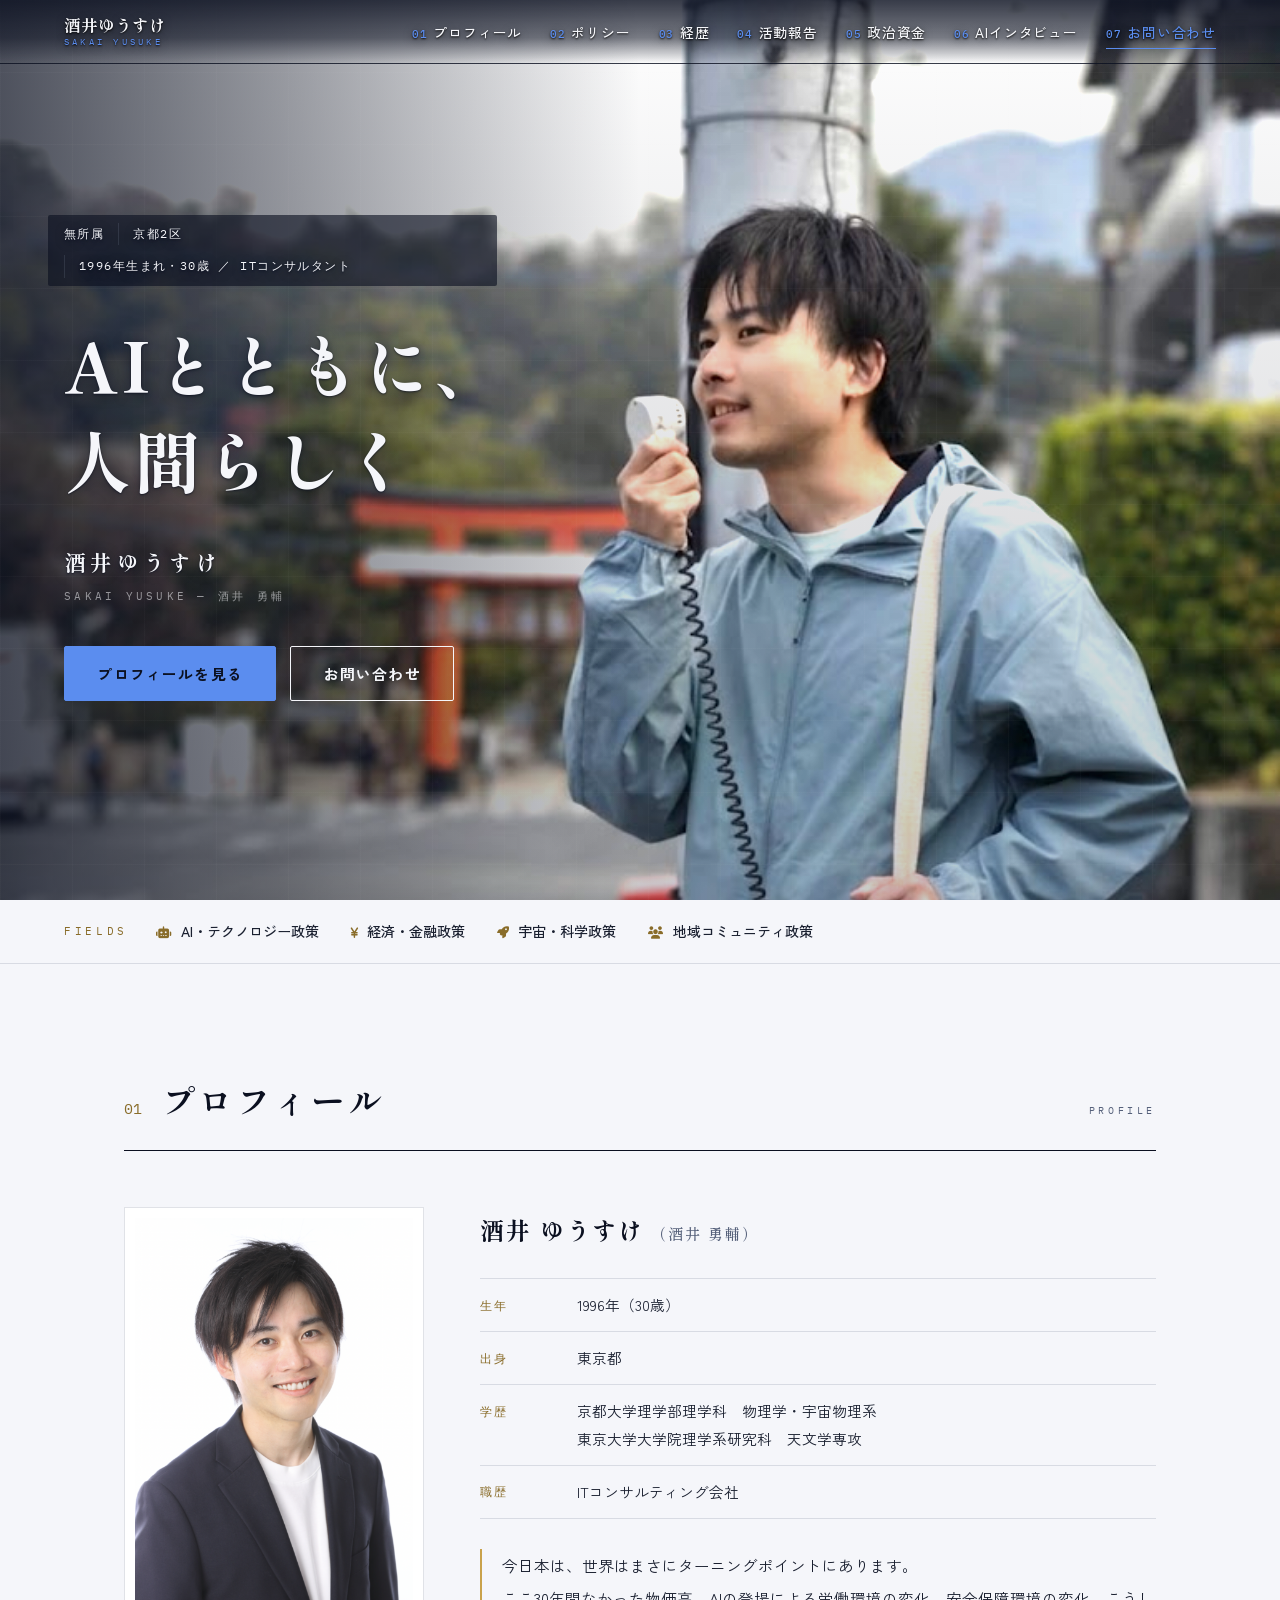
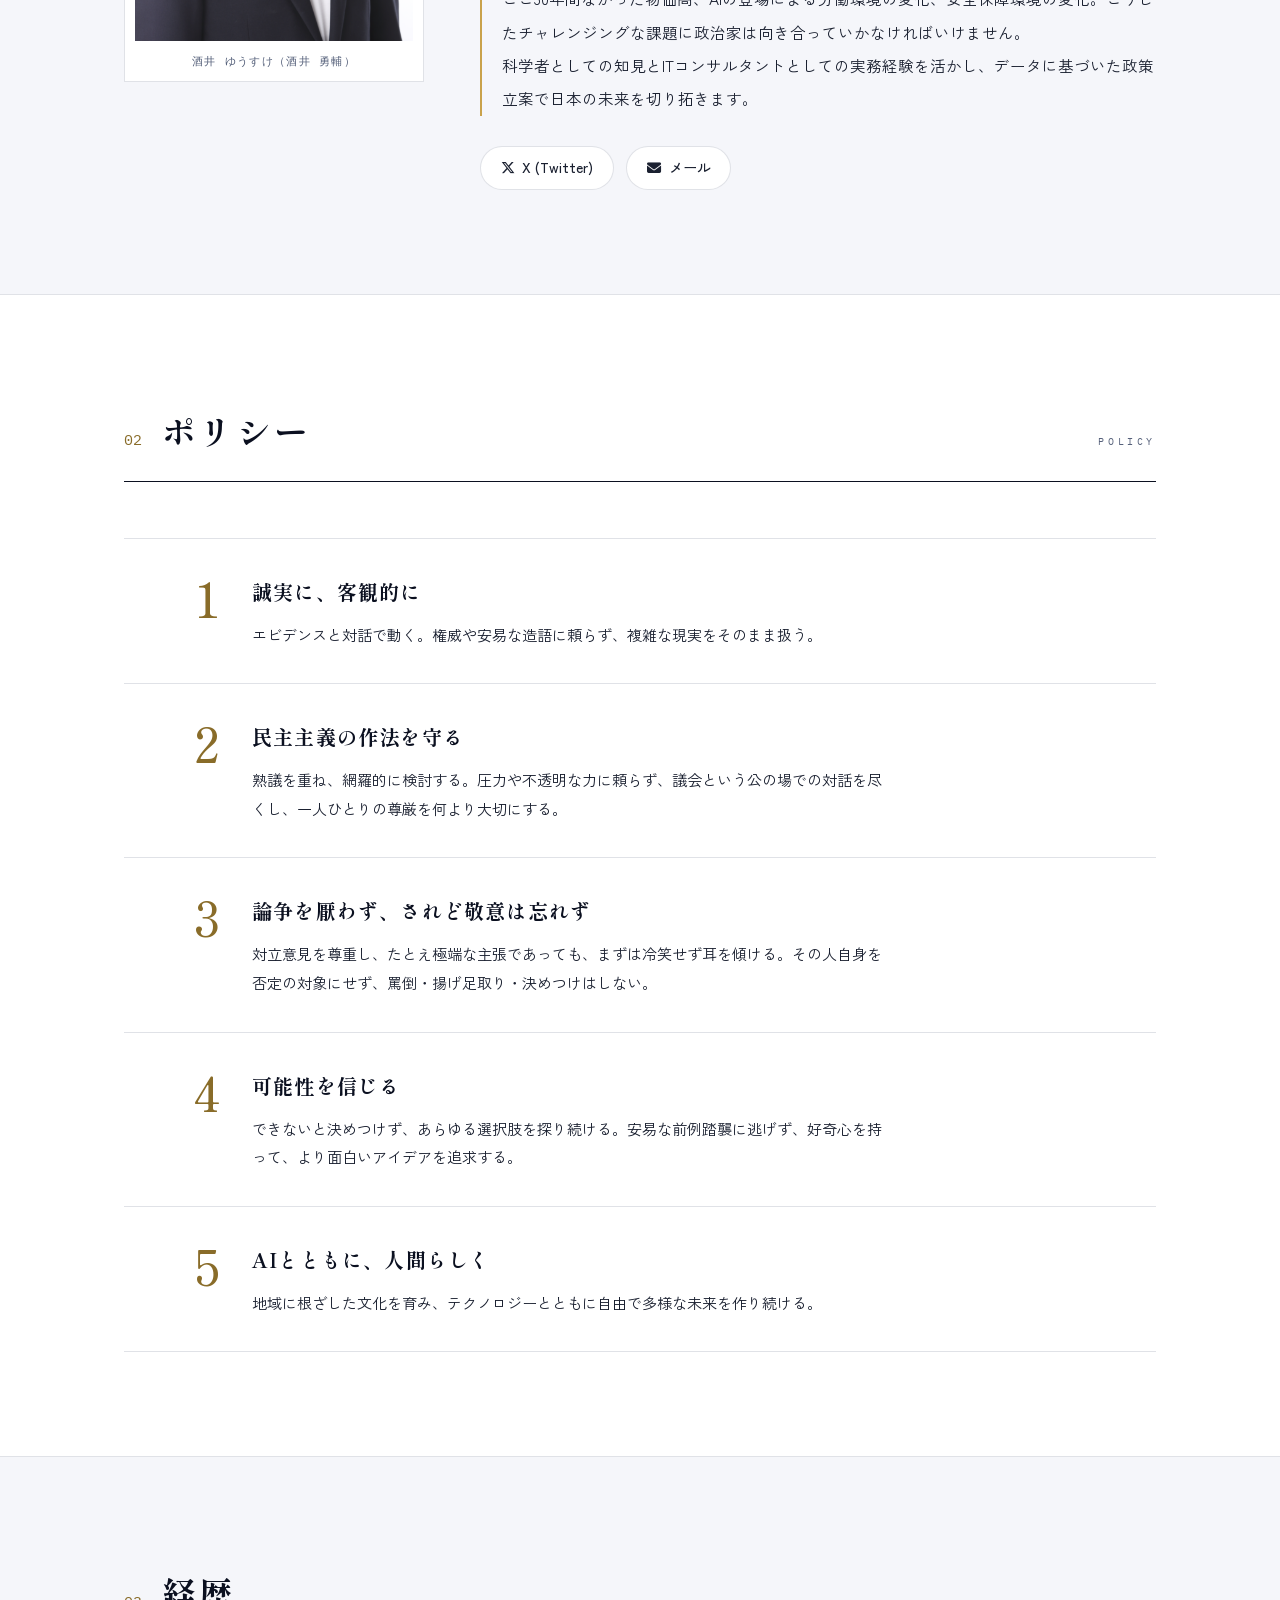
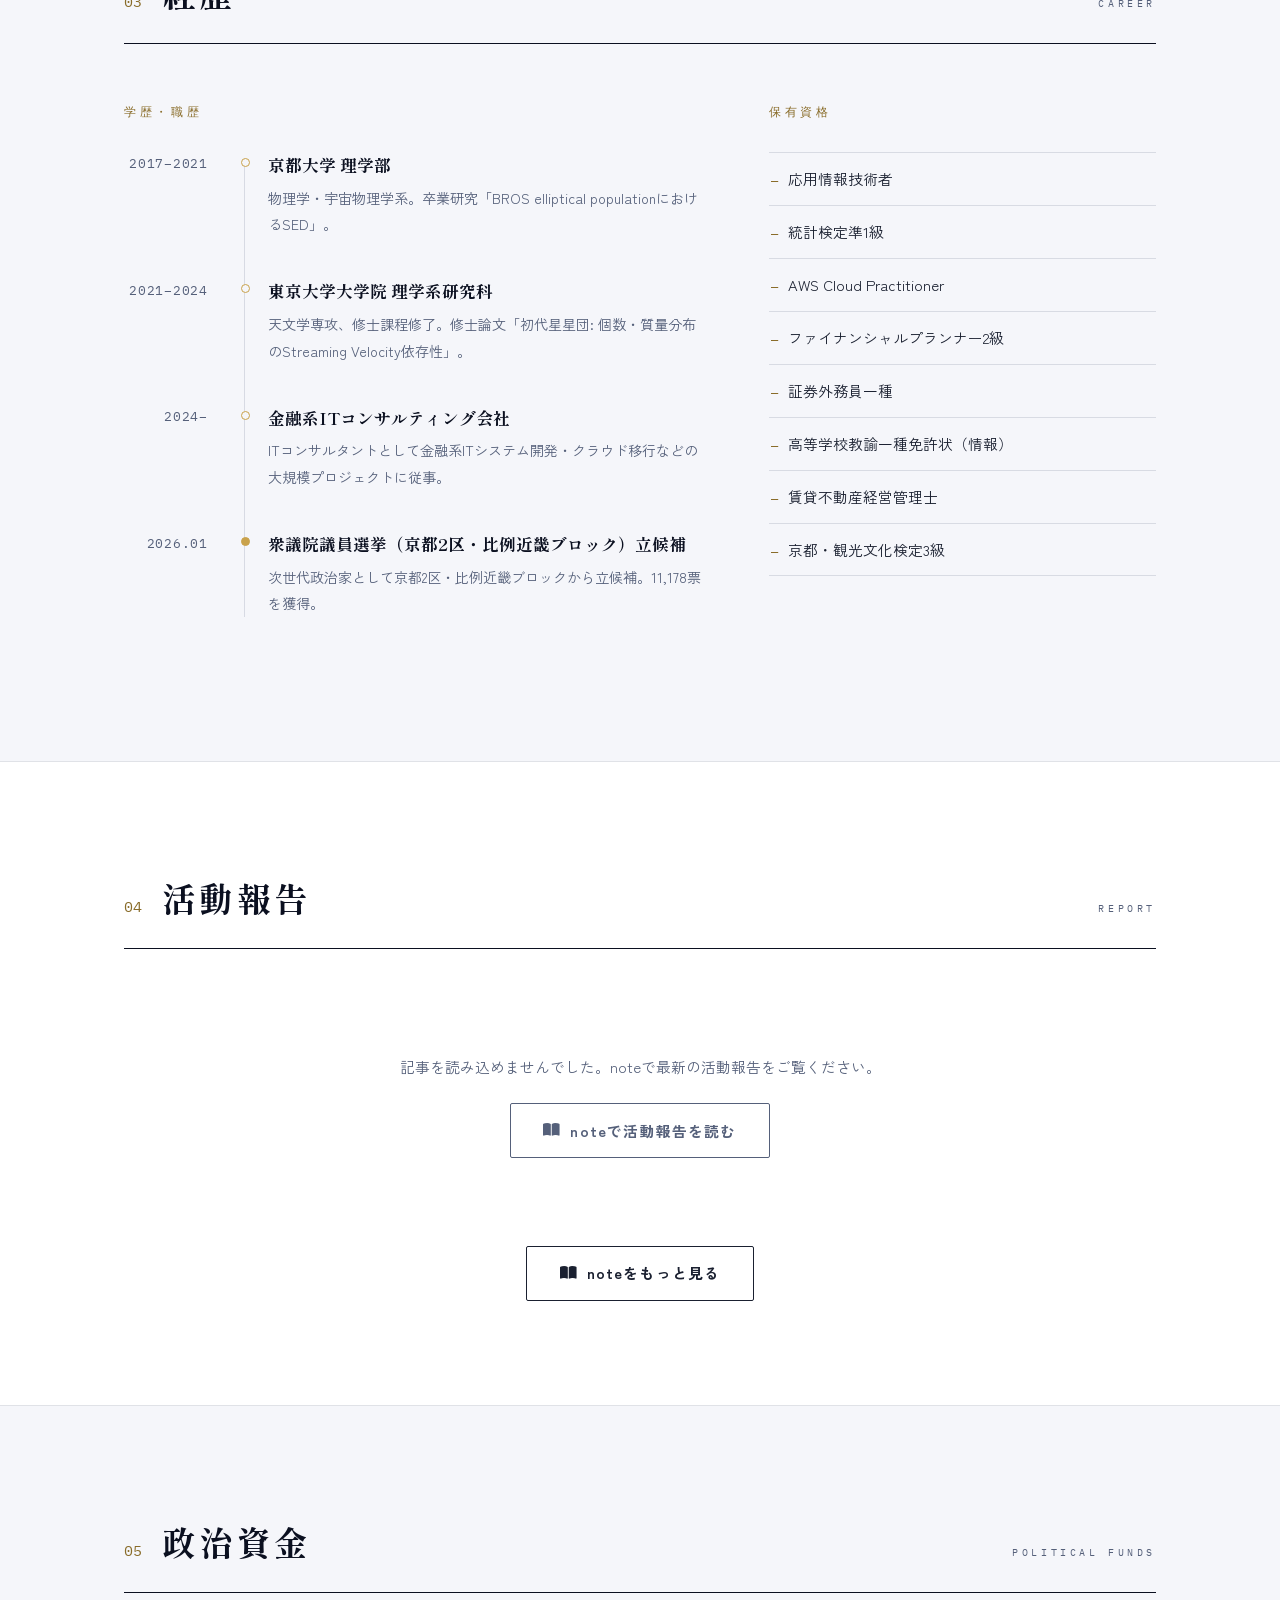
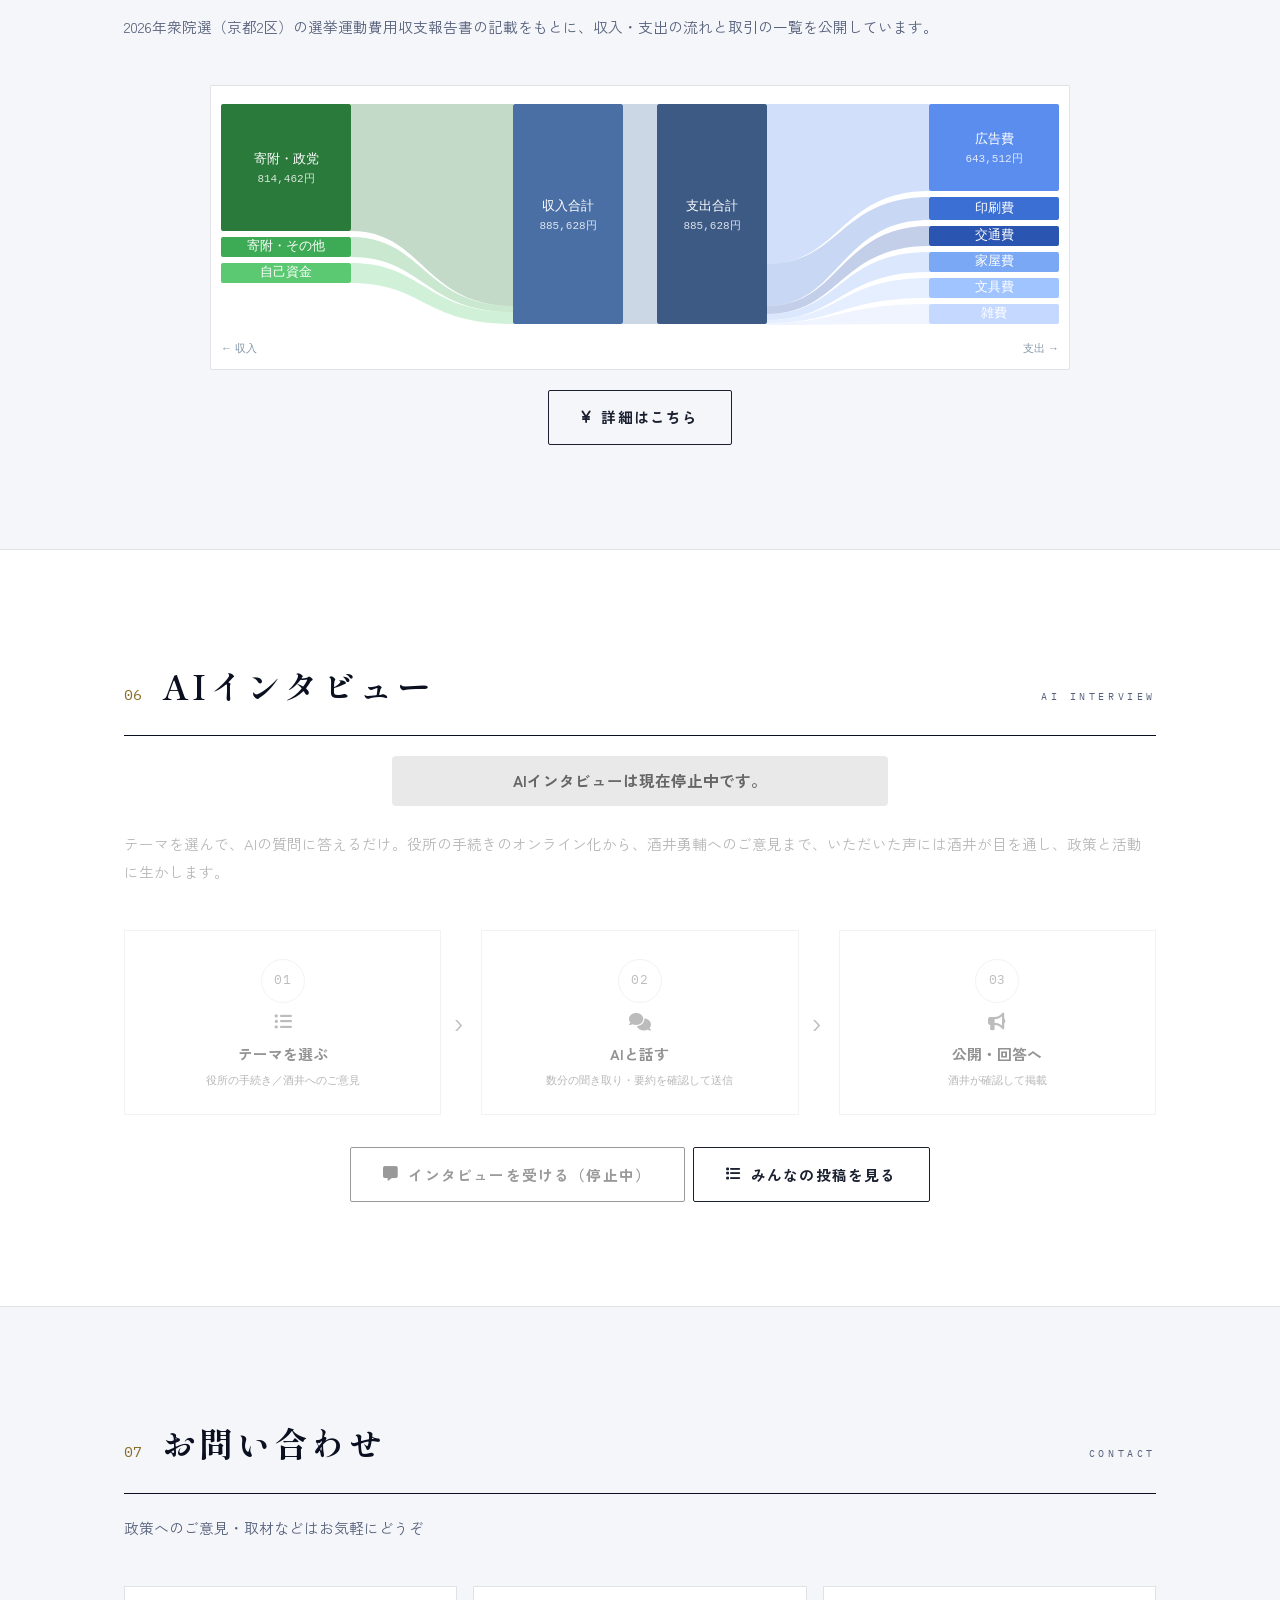
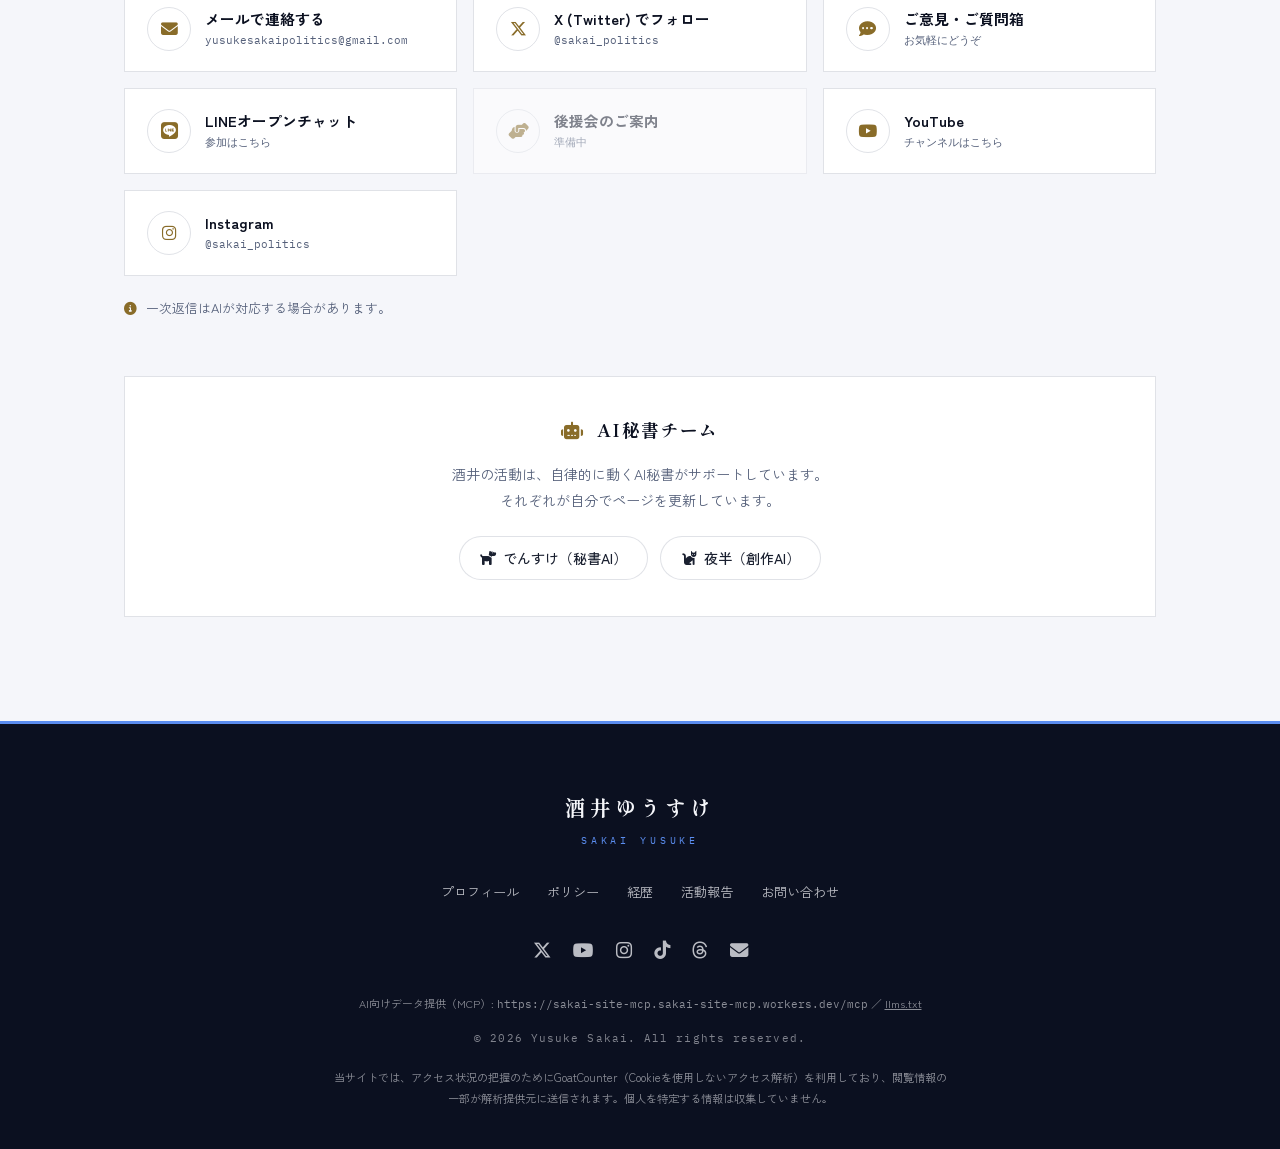
<file: index.html>
<!DOCTYPE html>
<html lang="ja">
<head>
  <meta charset="UTF-8">
  <meta name="viewport" content="width=device-width, initial-scale=1.0">
  <title>酒井ゆうすけ（酒井勇輔）｜無所属・京都2区の政治家 公式サイト</title>

  <!-- SEO基本（内容は現行サイトの正本を引き継ぎ） -->
  <meta name="description" content="酒井ゆうすけ（酒井勇輔）の公式サイト。無所属・京都第2区、1996年生まれ30歳。京都大学理学部・東京大学大学院で天文学を専攻したITコンサルタント。注力分野はAI・テクノロジー／経済・金融／宇宙・科学／地域コミュニティ。">
  <meta name="keywords" content="酒井ゆうすけ,酒井勇輔,政治家,京都,京都2区,無所属,AI政策,テクノロジー,宇宙,科学">
  <meta name="author" content="酒井勇輔">
  <meta name="robots" content="index, follow">
  <link rel="canonical" href="https://yusukesakai.jp/">

  <!-- OGP（SNSシェア時の表示） -->
  <meta property="og:type" content="website">
  <meta property="og:title" content="酒井ゆうすけ（酒井勇輔）｜無所属・京都2区の政治家 公式サイト">
  <meta property="og:description" content="テクノロジーと科学で日本の未来を切り拓く。酒井ゆうすけ（酒井勇輔）公式サイト。無所属・京都第2区。">
  <meta property="og:url" content="https://yusukesakai.jp/">
  <!-- OGP画像: SNSクローラーが日本語ファイル名を解釈できない場合があるためURLエンコード済みで指定（実体は images/顔写真.png） -->
  <meta property="og:image" content="https://yusukesakai.jp/images/%E9%A1%94%E5%86%99%E7%9C%9F.png">
  <meta property="og:locale" content="ja_JP">
  <meta property="og:site_name" content="酒井ゆうすけ 公式ホームページ">

  <!-- Twitter Card -->
  <meta name="twitter:card" content="summary_large_image">
  <meta name="twitter:site" content="@sakai_politics">
  <meta name="twitter:title" content="酒井ゆうすけ（酒井勇輔）｜無所属・京都2区の政治家 公式サイト">
  <meta name="twitter:description" content="テクノロジーと科学で日本の未来を切り拓く。酒井ゆうすけ（酒井勇輔）公式サイト。無所属・京都第2区。">
  <meta name="twitter:image" content="https://yusukesakai.jp/images/%E9%A1%94%E5%86%99%E7%9C%9F.png">

  <!-- タイポグラフィ: 見出し=Shippori Mincho B1 / 本文=Zen Kaku Gothic New / データラベル=IBM Plex Mono -->
  <link rel="preconnect" href="https://fonts.googleapis.com">
  <link rel="preconnect" href="https://fonts.gstatic.com" crossorigin>
  <link href="https://fonts.googleapis.com/css2?family=IBM+Plex+Mono:wght@400;500&family=Shippori+Mincho+B1:wght@500;700;800&family=Zen+Kaku+Gothic+New:wght@400;500;700&display=swap" rel="stylesheet">

  <!-- AI向けのサイト要約（llms.txt）。rel="alternate" で機械可読な別形式として案内する -->
  <link rel="alternate" type="text/plain" title="llms.txt" href="llms.txt">

  <link rel="stylesheet" href="css/style.css?v=20261116a">
  <!-- Font Awesome: Xアイコン fa-x-twitter は 6.4.2 で追加されたため 6.0.0 では表示されない。6.7.2 に更新 -->
  <link rel="stylesheet" href="https://cdnjs.cloudflare.com/ajax/libs/font-awesome/6.7.2/css/all.min.css">

  <!-- GoatCounter アクセス解析（Cookieなし・プライバシー配慮型） -->
  <script data-goatcounter="https://yusukesakai.goatcounter.com/count"
          async src="//gc.zgo.at/count.js"></script>
</head>
<body id="top">

  <!-- スキップリンク: キーボード利用者がナビを飛ばして本文へ直接移動できる。
       通常は画面外に隠し、フォーカス時だけ左上に出す（F-08対応） -->
  <a href="#main-content" class="skip-link">本文へスキップ</a>

  <!-- ヘッダー: 細線1本で仕切るミニマルなエディトリアルヘッダー。項目にはモノスペースの索引番号 -->
  <header class="site-head" id="navbar">
    <div class="site-head-inner">
      <a class="brand" href="#top">
        <span class="brand-ja">酒井ゆうすけ</span>
        <span class="brand-en">SAKAI YUSUKE</span>
      </a>
      <nav aria-label="メインナビゲーション">
        <ul class="site-nav" id="navMenu">
          <li><a href="#about"><span class="nav-index">01</span>プロフィール</a></li>
          <li><a href="#beliefs"><span class="nav-index">02</span>ポリシー</a></li>
          <!-- 政策・ビジョンは現行サイト同様、公開まで非表示
          <li><a href="#vision">政策・ビジョン</a></li>
          -->
          <li><a href="#career"><span class="nav-index">03</span>経歴</a></li>
          <li><a href="#report"><span class="nav-index">04</span>活動報告</a></li>
          <li><a href="#seiji-shikin"><span class="nav-index">05</span>政治資金</a></li>
          <li><a href="#meyasubako"><span class="nav-index">06</span>AIインタビュー</a></li>
          <li><a href="#contact"><span class="nav-index">07</span>お問い合わせ</a></li>
        </ul>
      </nav>
      <button class="hamburger" id="hamburger" aria-label="メニュー" aria-controls="navMenu" aria-expanded="false">
        <span></span><span></span><span></span>
      </button>
    </div>
  </header>

  <!-- ヒーロー: ダークインク面。微細グリッドを背景に、キャッチコピーを明朝の大タイポで主役に据える -->
  <section class="hero" aria-label="メインビジュアル">
    <!-- 演説写真をフルカラーで全面背景に敷く（酒井さん指示: 白黒だと故人みたい・小さすぎ・トップ一面に） -->
    <img class="hero-bg" src="images/演説.jpg" alt="街頭で演説する酒井ゆうすけ">
    <!-- 紺のスクリム: 写真の上・テキストの下に1枚重ね、白文字の可読性を確保 -->
    <div class="hero-scrim" aria-hidden="true"></div>
    <div class="hero-gridlines" aria-hidden="true"></div>
    <div class="hero-inner">
      <div class="hero-text">
        <p class="hero-meta">
          <span class="hero-meta-item">無所属</span>
          <span class="hero-meta-item">京都2区</span>
          <span class="hero-meta-item">1996年生まれ・30歳<span class="hero-meta-sep"> ／ </span><span class="hero-meta-job">ITコンサルタント</span></span>
        </p>
        <h1 class="hero-copy">AIとともに、<br>人間らしく</h1>
        <p class="hero-name">
          <span class="hero-name-ja">酒井ゆうすけ</span>
          <span class="hero-name-en">SAKAI YUSUKE — 酒井 勇輔</span>
        </p>
        <div class="hero-cta">
          <!-- 政策公開後に差し替え: <a href="#vision" class="btn btn-fill">政策を見る</a> -->
          <a href="#about" class="btn btn-fill">プロフィールを見る</a>
          <a href="#contact" class="btn btn-line">お問い合わせ</a>
        </div>
      </div>
    </div>

  </section>

  <!-- 注力分野: 現行「キャッチコピーバー」の4項目をデータ・インデックス風の細線ストリップで -->
  <div class="fields-strip" id="fields" aria-label="注力分野">
    <div class="fields-inner">
      <span class="fields-label" aria-hidden="true">FIELDS</span>
      <ul class="fields-list">
        <li><i class="fas fa-robot" aria-hidden="true"></i> AI・テクノロジー政策</li>
        <li><i class="fas fa-yen-sign" aria-hidden="true"></i> 経済・金融政策</li>
        <li><i class="fas fa-rocket" aria-hidden="true"></i> 宇宙・科学政策</li>
        <li><i class="fas fa-users" aria-hidden="true"></i> 地域コミュニティ政策</li>
      </ul>
    </div>
  </div>

  <main id="main-content">

    <!-- 01 プロフィール -->
    <section id="about" class="section">
      <header class="sec-head">
        <span class="sec-index">01</span>
        <h2 class="sec-title">プロフィール</h2>
        <span class="sec-en" aria-hidden="true">PROFILE</span>
      </header>

      <div class="about-grid">
        <figure class="about-photo-wrap">
          <img src="images/顔写真.png" alt="酒井ゆうすけ" class="about-photo">
          <figcaption class="about-photo-caption">酒井 ゆうすけ（酒井 勇輔）</figcaption>
        </figure>
        <div class="about-body">
          <h3 class="about-name">酒井 ゆうすけ <span class="about-name-kanji">（酒井 勇輔）</span></h3>
          <dl class="about-info">
            <div class="info-row"><dt>生年</dt><dd>1996年（30歳）</dd></div>
            <div class="info-row"><dt>出身</dt><dd>東京都</dd></div>
            <div class="info-row"><dt>学歴</dt><dd>京都大学理学部理学科　物理学・宇宙物理系<br>東京大学大学院理学系研究科　天文学専攻</dd></div>
            <div class="info-row"><dt>職歴</dt><dd>ITコンサルティング会社</dd></div>
          </dl>
          <p class="about-message">
            今日本は、世界はまさにターニングポイントにあります。<br>ここ30年間なかった物価高、AIの登場による労働環境の変化、安全保障環境の変化。こうしたチャレンジングな課題に政治家は向き合っていかなければいけません。<br>科学者としての知見とITコンサルタントとしての実務経験を活かし、データに基づいた政策立案で日本の未来を切り拓きます。
          </p>
          <div class="about-sns">
            <a href="https://x.com/sakai_politics" target="_blank" rel="noopener" class="pill-link"><i class="fab fa-x-twitter" aria-hidden="true"></i> X (Twitter)</a>
            <a href="mailto:yusukesakaipolitics@gmail.com" class="pill-link"><i class="fas fa-envelope" aria-hidden="true"></i> メール</a>
          </div>
        </div>
      </div>
    </section>

    <!-- 02 ポリシー: カードではなく、大きな明朝数字＋罫線のエディトリアルなリスト -->
    <section id="beliefs" class="section section-tinted">
      <header class="sec-head">
        <span class="sec-index">02</span>
        <h2 class="sec-title">ポリシー</h2>
        <span class="sec-en" aria-hidden="true">POLICY</span>
      </header>

      <ol class="beliefs-list">
        <li class="belief-item">
          <span class="belief-no" aria-hidden="true">1</span>
          <div class="belief-body">
            <h3>誠実に、客観的に</h3>
            <p>エビデンスと対話で動く。権威や安易な造語に頼らず、複雑な現実をそのまま扱う。</p>
          </div>
        </li>
        <li class="belief-item">
          <span class="belief-no" aria-hidden="true">2</span>
          <div class="belief-body">
            <h3>民主主義の作法を守る</h3>
            <p>熟議を重ね、網羅的に検討する。圧力や不透明な力に頼らず、議会という公の場での対話を尽くし、一人ひとりの尊厳を何より大切にする。</p>
          </div>
        </li>
        <li class="belief-item">
          <span class="belief-no" aria-hidden="true">3</span>
          <div class="belief-body">
            <h3>論争を厭わず、されど敬意は忘れず</h3>
            <p>対立意見を尊重し、たとえ極端な主張であっても、まずは冷笑せず耳を傾ける。その人自身を否定の対象にせず、罵倒・揚げ足取り・決めつけはしない。</p>
          </div>
        </li>
        <li class="belief-item">
          <span class="belief-no" aria-hidden="true">4</span>
          <div class="belief-body">
            <h3>可能性を信じる</h3>
            <p>できないと決めつけず、あらゆる選択肢を探り続ける。安易な前例踏襲に逃げず、好奇心を持って、より面白いアイデアを追求する。</p>
          </div>
        </li>
        <li class="belief-item">
          <span class="belief-no" aria-hidden="true">5</span>
          <div class="belief-body">
            <h3>AIとともに、人間らしく</h3>
            <p>地域に根ざした文化を育み、テクノロジーとともに自由で多様な未来を作り続ける。</p>
          </div>
        </li>
      </ol>
    </section>

    <!-- 政策・ビジョンセクション: 現行サイト同様、内容公開まで非表示（XXXXのまま。創作して埋めない） -->
    <!--
    <section id="vision" class="section">
      <header class="sec-head">
        <span class="sec-index">--</span>
        <h2 class="sec-title">政策・ビジョン</h2>
        <span class="sec-en">VISION</span>
      </header>
      <p>XXXX</p>
    </section>
    -->

    <!-- 03 経歴: 座標軸のような1本の細線に、モノスペースの年号を打点するタイムライン -->
    <section id="career" class="section">
      <header class="sec-head">
        <span class="sec-index">03</span>
        <h2 class="sec-title">経歴</h2>
        <span class="sec-en" aria-hidden="true">CAREER</span>
      </header>

      <div class="career-columns">
        <div class="timeline-wrap">
          <h3 class="career-subtitle">学歴・職歴</h3>
          <ol class="timeline">
            <li class="timeline-item">
              <span class="timeline-year">2017–2021</span>
              <div class="timeline-body">
                <h4>京都大学 理学部</h4>
                <p>物理学・宇宙物理学系。卒業研究「BROS elliptical populationにおけるSED」。</p>
              </div>
            </li>
            <li class="timeline-item">
              <span class="timeline-year">2021–2024</span>
              <div class="timeline-body">
                <h4>東京大学大学院 理学系研究科</h4>
                <p>天文学専攻、修士課程修了。修士論文「初代星星団: 個数・質量分布のStreaming Velocity依存性」。</p>
              </div>
            </li>
            <li class="timeline-item">
              <span class="timeline-year">2024–</span>
              <div class="timeline-body">
                <h4>金融系ITコンサルティング会社</h4>
                <p>ITコンサルタントとして金融系ITシステム開発・クラウド移行などの大規模プロジェクトに従事。</p>
              </div>
            </li>
            <li class="timeline-item timeline-item--current">
              <span class="timeline-year">2026.01</span>
              <div class="timeline-body">
                <h4>衆議院議員選挙（京都2区・比例近畿ブロック）立候補</h4>
                <p>次世代政治家として京都2区・比例近畿ブロックから立候補。11,178票を獲得。</p>
              </div>
            </li>
          </ol>
        </div>

        <aside class="cert-wrap">
          <h3 class="career-subtitle">保有資格</h3>
          <ul class="cert-list">
            <li>応用情報技術者</li>
            <li>統計検定準1級</li>
            <li>AWS Cloud Practitioner</li>
            <li>ファイナンシャルプランナー2級</li>
            <li>証券外務員一種</li>
            <li>高等学校教諭一種免許状（情報）</li>
            <li>賃貸不動産経営管理士</li>
            <li>京都・観光文化検定3級</li>
          </ul>
        </aside>
      </div>
    </section>

    <!-- 04 活動報告: note RSS（allorigins経由）。取得失敗時は必ずnoteリンクのfallbackを表示 -->
    <section id="report" class="section section-tinted">
      <header class="sec-head">
        <span class="sec-index">04</span>
        <h2 class="sec-title">活動報告</h2>
        <span class="sec-en" aria-hidden="true">REPORT</span>
      </header>

      <div id="reportFeed" class="note-feed" aria-busy="true">
        <div class="note-loading">
          <i class="fas fa-spinner fa-spin" aria-hidden="true"></i> 記事を読み込み中...
        </div>
      </div>
      <!-- 読み込みの成否を読み上げるための領域。画面には出さず、短い一文だけを通知する
           （記事一覧そのものを role="status" にすると全6件が丸ごと読み上げられてしまうため） -->
      <p id="reportFeedStatus" class="visually-hidden" role="status"></p>
      <div class="note-link-wrap">
        <a href="https://note.com/yusukesakai_log" target="_blank" rel="noopener" class="btn btn-line">
          <i class="fas fa-book-open" aria-hidden="true"></i> noteをもっと見る
        </a>
      </div>
    </section>

    <!-- 05 政治資金 -->
    <section id="seiji-shikin" class="section">
      <header class="sec-head">
        <span class="sec-index">05</span>
        <h2 class="sec-title">政治資金</h2>
        <span class="sec-en" aria-hidden="true">POLITICAL FUNDS</span>
      </header>
      <p class="sec-sub">2026年衆院選（京都2区）の選挙運動費用収支報告書の記載をもとに、収入・支出の流れと取引の一覧を公開しています。</p>
      <figure class="funds-flow">
        <div class="sankey-wrap" id="top-sankey"></div>
      </figure>
      <div class="note-link-wrap">
        <a href="/seiji-shikin/" class="btn btn-line">
          <i class="fas fa-yen-sign" aria-hidden="true"></i> 詳細はこちら
        </a>
      </div>
    </section>

    <!-- 06 AIインタビュー -->
    <section id="meyasubako" class="section section-tinted">
      <header class="sec-head">
        <span class="sec-index">06</span>
        <h2 class="sec-title">AIインタビュー</h2>
        <span class="sec-en" aria-hidden="true">AI INTERVIEW</span>
      </header>
      <p class="paused-note">AIインタビューは現在停止中です。</p>
      <div class="is-paused">
      <p class="sec-sub">テーマを選んで、AIの質問に答えるだけ。役所の手続きのオンライン化から、酒井勇輔へのご意見まで、いただいた声には酒井が目を通し、政策と活動に生かします。</p>

      <ol class="meyasu-steps" aria-label="利用の流れ">
        <li class="meyasu-step">
          <span class="meyasu-step-num" aria-hidden="true">01</span>
          <i class="fas fa-list-ul meyasu-step-icon" aria-hidden="true"></i>
          <span class="meyasu-step-title">テーマを選ぶ</span>
          <span class="meyasu-step-desc">役所の手続き／酒井へのご意見</span>
        </li>
        <li class="meyasu-step">
          <span class="meyasu-step-num" aria-hidden="true">02</span>
          <i class="fas fa-comments meyasu-step-icon" aria-hidden="true"></i>
          <span class="meyasu-step-title">AIと話す</span>
          <span class="meyasu-step-desc">数分の聞き取り・要約を確認して送信</span>
        </li>
        <li class="meyasu-step">
          <span class="meyasu-step-num" aria-hidden="true">03</span>
          <i class="fas fa-bullhorn meyasu-step-icon" aria-hidden="true"></i>
          <span class="meyasu-step-title">公開・回答へ</span>
          <span class="meyasu-step-desc">酒井が確認して掲載</span>
        </li>
      </ol>
      </div>
      <div class="note-link-wrap">
        <span class="btn btn-line is-disabled" aria-disabled="true">
          <i class="fas fa-comment-alt" aria-hidden="true"></i> インタビューを受ける（停止中）
        </span>
        <a href="https://sakai-densuke.tail01143c.ts.net/meyasubako/posts" target="_blank" rel="noopener" class="btn btn-line">
          <i class="fas fa-list" aria-hidden="true"></i> みんなの投稿を見る
        </a>
      </div>
    </section>

    <!-- 07 お問い合わせ -->
    <section id="contact" class="section">
      <header class="sec-head">
        <span class="sec-index">07</span>
        <h2 class="sec-title">お問い合わせ</h2>
        <span class="sec-en" aria-hidden="true">CONTACT</span>
      </header>
      <p class="sec-sub">政策へのご意見・取材などはお気軽にどうぞ</p>

      <ul class="contact-grid">
        <li>
          <a href="mailto:yusukesakaipolitics@gmail.com" class="contact-card">
            <span class="contact-card-icon"><i class="fas fa-envelope" aria-hidden="true"></i></span>
            <span class="contact-card-title">メールで連絡する</span>
            <span class="contact-card-sub">yusukesakaipolitics@gmail.com</span>
          </a>
        </li>
        <li>
          <a href="https://x.com/sakai_politics" target="_blank" rel="noopener" class="contact-card">
            <span class="contact-card-icon"><i class="fab fa-x-twitter" aria-hidden="true"></i></span>
            <span class="contact-card-title">X (Twitter) でフォロー</span>
            <span class="contact-card-sub">@sakai_politics</span>
          </a>
        </li>
        <li>
          <a href="https://t.co/aT73mVvf7l" target="_blank" rel="noopener" class="contact-card">
            <span class="contact-card-icon"><i class="fas fa-comment-dots" aria-hidden="true"></i></span>
            <span class="contact-card-title">ご意見・ご質問箱</span>
            <span class="contact-card-sub">お気軽にどうぞ</span>
          </a>
        </li>
        <li>
          <a href="https://docs.google.com/forms/d/e/1FAIpQLScYaTJZnrIznAjKL51lEEYszfsu4sYSP6abaulgDxNvIsriyQ/viewform?usp=dialog" target="_blank" rel="noopener" class="contact-card">
            <span class="contact-card-icon"><i class="fab fa-line" aria-hidden="true"></i></span>
            <span class="contact-card-title">LINEオープンチャット</span>
            <span class="contact-card-sub">参加はこちら</span>
          </a>
        </li>
        <li>
          <div class="contact-card contact-card--disabled">
            <span class="contact-card-icon"><i class="fas fa-hands-helping" aria-hidden="true"></i></span>
            <span class="contact-card-title">後援会のご案内</span>
            <span class="contact-card-sub">準備中</span>
          </div>
        </li>
        <li>
          <a href="https://www.youtube.com/channel/UCjdBMQWjYPIjXowsaORRuHw" target="_blank" rel="noopener" class="contact-card">
            <span class="contact-card-icon"><i class="fab fa-youtube" aria-hidden="true"></i></span>
            <span class="contact-card-title">YouTube</span>
            <span class="contact-card-sub">チャンネルはこちら</span>
          </a>
        </li>
        <li>
          <a href="https://www.instagram.com/sakai_politics" target="_blank" rel="noopener" class="contact-card">
            <span class="contact-card-icon"><i class="fab fa-instagram" aria-hidden="true"></i></span>
            <span class="contact-card-title">Instagram</span>
            <span class="contact-card-sub">@sakai_politics</span>
          </a>
        </li>
        <li>
          <a href="https://www.tiktok.com/@sakai_politics" target="_blank" rel="noopener" class="contact-card">
            <span class="contact-card-icon"><i class="fab fa-tiktok" aria-hidden="true"></i></span>
            <span class="contact-card-title">TikTok</span>
            <span class="contact-card-sub">@sakai_politics</span>
          </a>
        </li>
        <li>
          <a href="https://www.threads.com/@sakai_politics" target="_blank" rel="noopener" class="contact-card">
            <span class="contact-card-icon"><i class="fab fa-threads" aria-hidden="true"></i></span>
            <span class="contact-card-title">Threads</span>
            <span class="contact-card-sub">@sakai_politics</span>
          </a>
        </li>
      </ul>
      <p class="contact-note"><i class="fas fa-info-circle" aria-hidden="true"></i> 一次返信はAIが対応する場合があります。</p>

      <div class="ai-team">
        <h3 class="ai-team-title"><i class="fas fa-robot" aria-hidden="true"></i> AI秘書チーム</h3>
        <p class="ai-team-desc">酒井の活動は、自律的に動くAI秘書がサポートしています。<br>それぞれが自分でページを更新しています。</p>
        <div class="ai-team-links">
          <a href="https://densuke.yusukesakai.jp/" target="_blank" rel="noopener" class="pill-link"><i class="fas fa-dog" aria-hidden="true"></i> でんすけ（秘書AI）</a>
          <a href="https://yusukesakai0925.github.io/yoha-web/" target="_blank" rel="noopener" class="pill-link"><i class="fas fa-cat" aria-hidden="true"></i> 夜半（創作AI）</a>
        </div>
      </div>
    </section>

  </main>

  <!-- フッター: ヒーローと同じインク面で締める -->
  <footer class="footer">
    <div class="footer-inner">
      <div class="footer-name">
        <span class="footer-name-ja">酒井ゆうすけ</span>
        <span class="footer-name-en">SAKAI YUSUKE</span>
      </div>
      <ul class="footer-nav">
        <li><a href="#about">プロフィール</a></li>
        <li><a href="#beliefs">ポリシー</a></li>
        <li><a href="#career">経歴</a></li>
        <li><a href="#report">活動報告</a></li>
        <li><a href="#contact">お問い合わせ</a></li>
      </ul>
      <div class="footer-sns">
        <a href="https://x.com/sakai_politics" target="_blank" rel="noopener" aria-label="X (Twitter)"><i class="fab fa-x-twitter" aria-hidden="true"></i></a>
        <a href="https://www.youtube.com/channel/UCjdBMQWjYPIjXowsaORRuHw" target="_blank" rel="noopener" aria-label="YouTube"><i class="fab fa-youtube" aria-hidden="true"></i></a>
        <a href="https://www.instagram.com/sakai_politics" target="_blank" rel="noopener" aria-label="Instagram"><i class="fab fa-instagram" aria-hidden="true"></i></a>
        <a href="https://www.tiktok.com/@sakai_politics" target="_blank" rel="noopener" aria-label="TikTok"><i class="fab fa-tiktok" aria-hidden="true"></i></a>
        <a href="https://www.threads.com/@sakai_politics" target="_blank" rel="noopener" aria-label="Threads"><i class="fab fa-threads" aria-hidden="true"></i></a>
        <a href="mailto:yusukesakaipolitics@gmail.com" aria-label="メール"><i class="fas fa-envelope" aria-hidden="true"></i></a>
      </div>
      <p class="footer-ai">AI向けデータ提供（MCP）: <code>https://sakai-site-mcp.sakai-site-mcp.workers.dev/mcp</code> ／ <a href="llms.txt">llms.txt</a></p>
      <p class="footer-copy">© 2026 Yusuke Sakai. All rights reserved.</p>
      <p class="footer-privacy">当サイトでは、アクセス状況の把握のためにGoatCounter（Cookieを使用しないアクセス解析）を利用しており、閲覧情報の一部が解析提供元に送信されます。個人を特定する情報は収集していません。</p>
    </div>
  </footer>

  <script src="js/script.js"></script>
  <script src="seiji-shikin/sankey.js"></script>
  <script>
  // 「05 政治資金」に収支フロー図を埋め込む（数字は /seiji-shikin/data.json。詳細ページと同じ描画コード）
  (async function () {
    const wrap = document.getElementById('top-sankey');
    if (!wrap) return;
    let data;
    try {
      const res = await fetch('seiji-shikin/data.json');
      if (!res.ok) throw new Error(res.status);
      data = await res.json();
    } catch (e) {
      wrap.closest('.funds-flow').remove();
      return;
    }
    const inc = data.income_by_source.filter(c => c.amount > 0).map(c => ({ ...c, label: c.short }));
    const draw = () => {
      const w = wrap.clientWidth || 520;
      wrap.innerHTML = buildSankey(inc, data.expense_by_category, Math.floor(w));
    };
    draw();
    let t = null;
    window.addEventListener('resize', () => { clearTimeout(t); t = setTimeout(draw, 120); });
  })();
  </script>
</body>
</html>
</file>
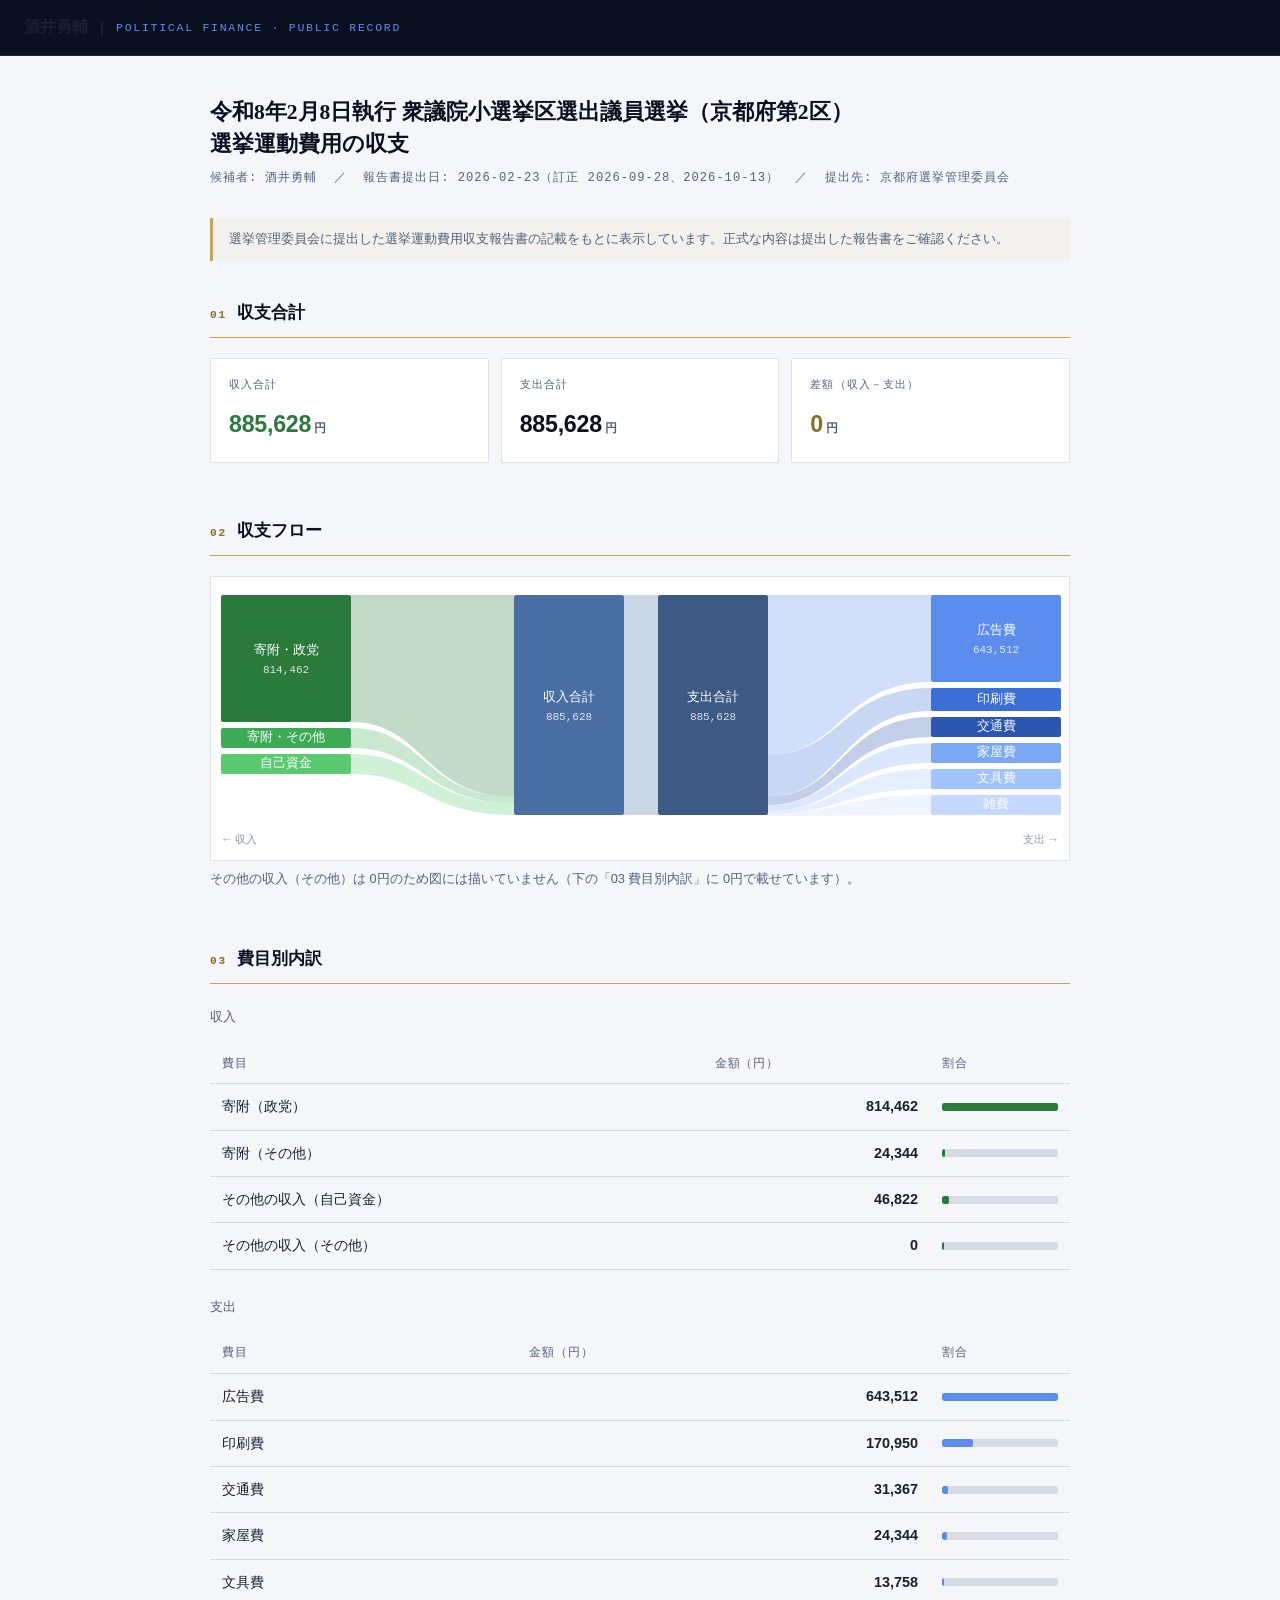
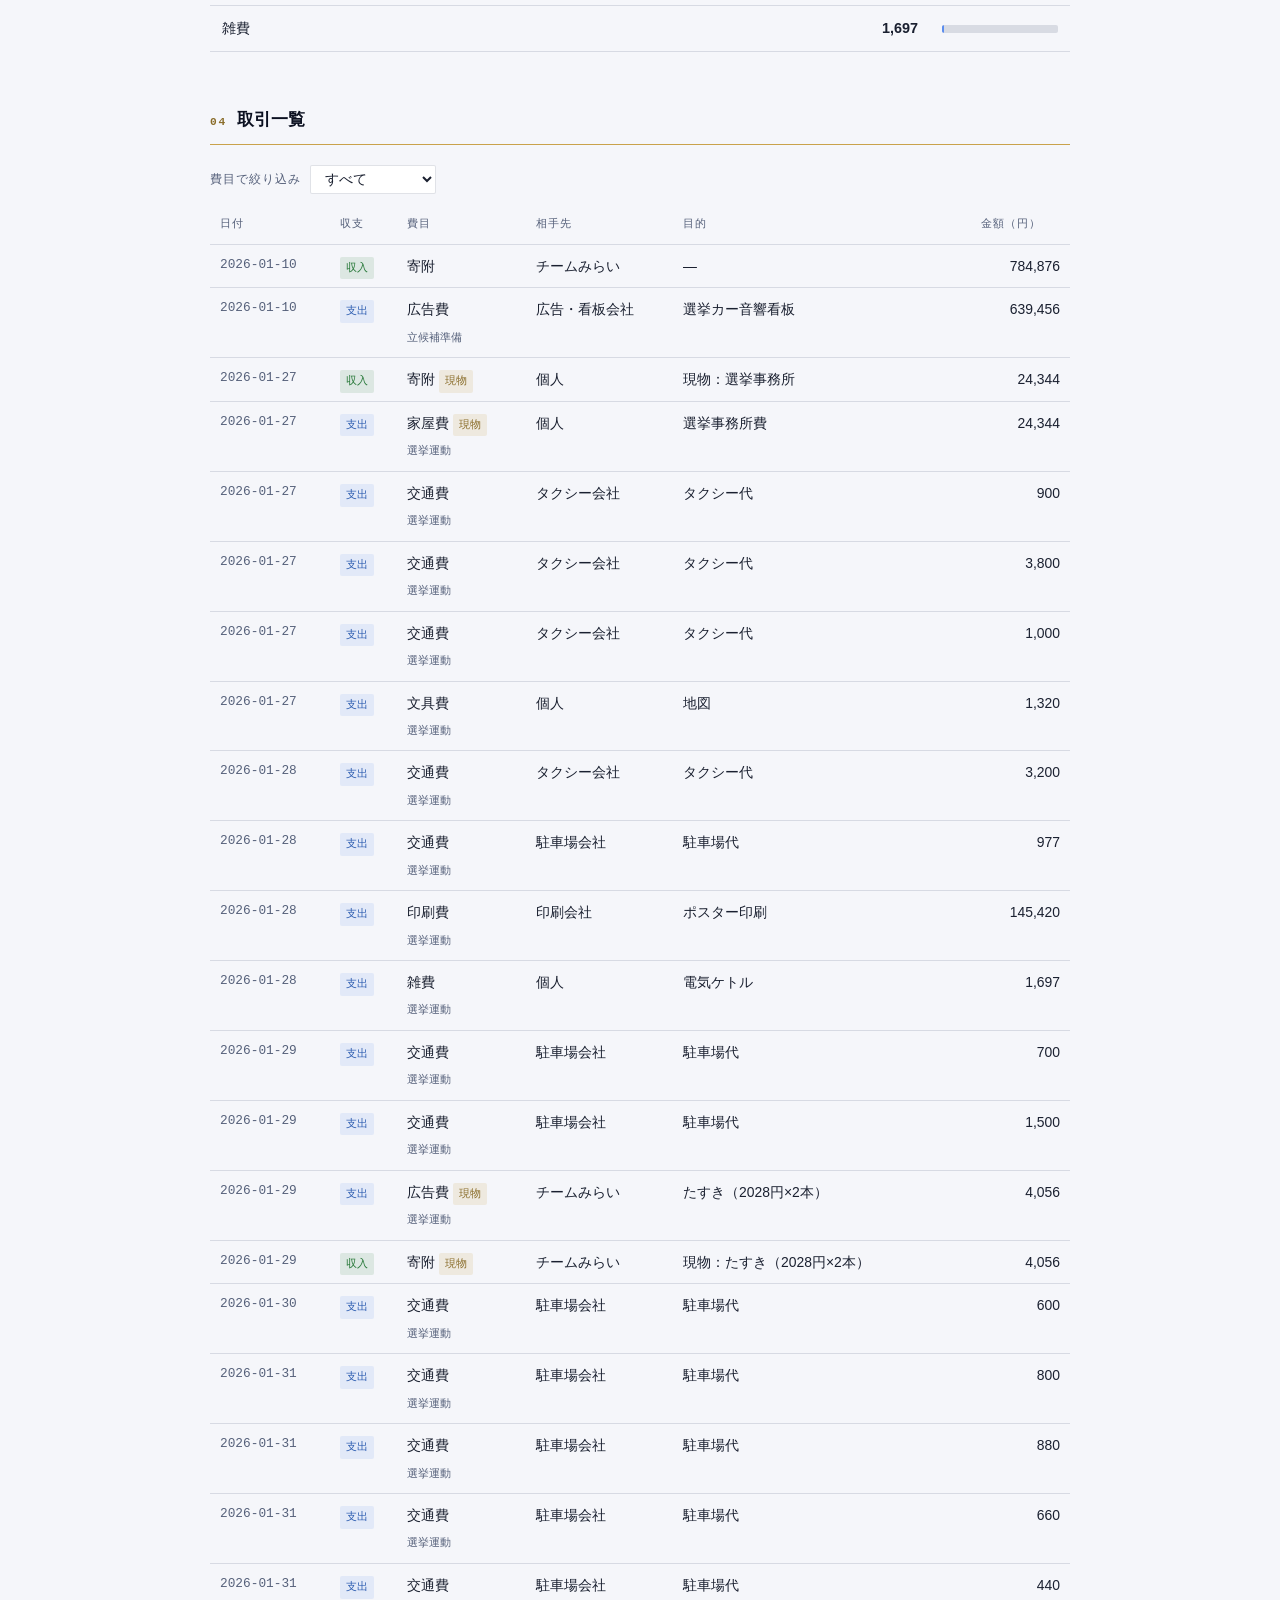
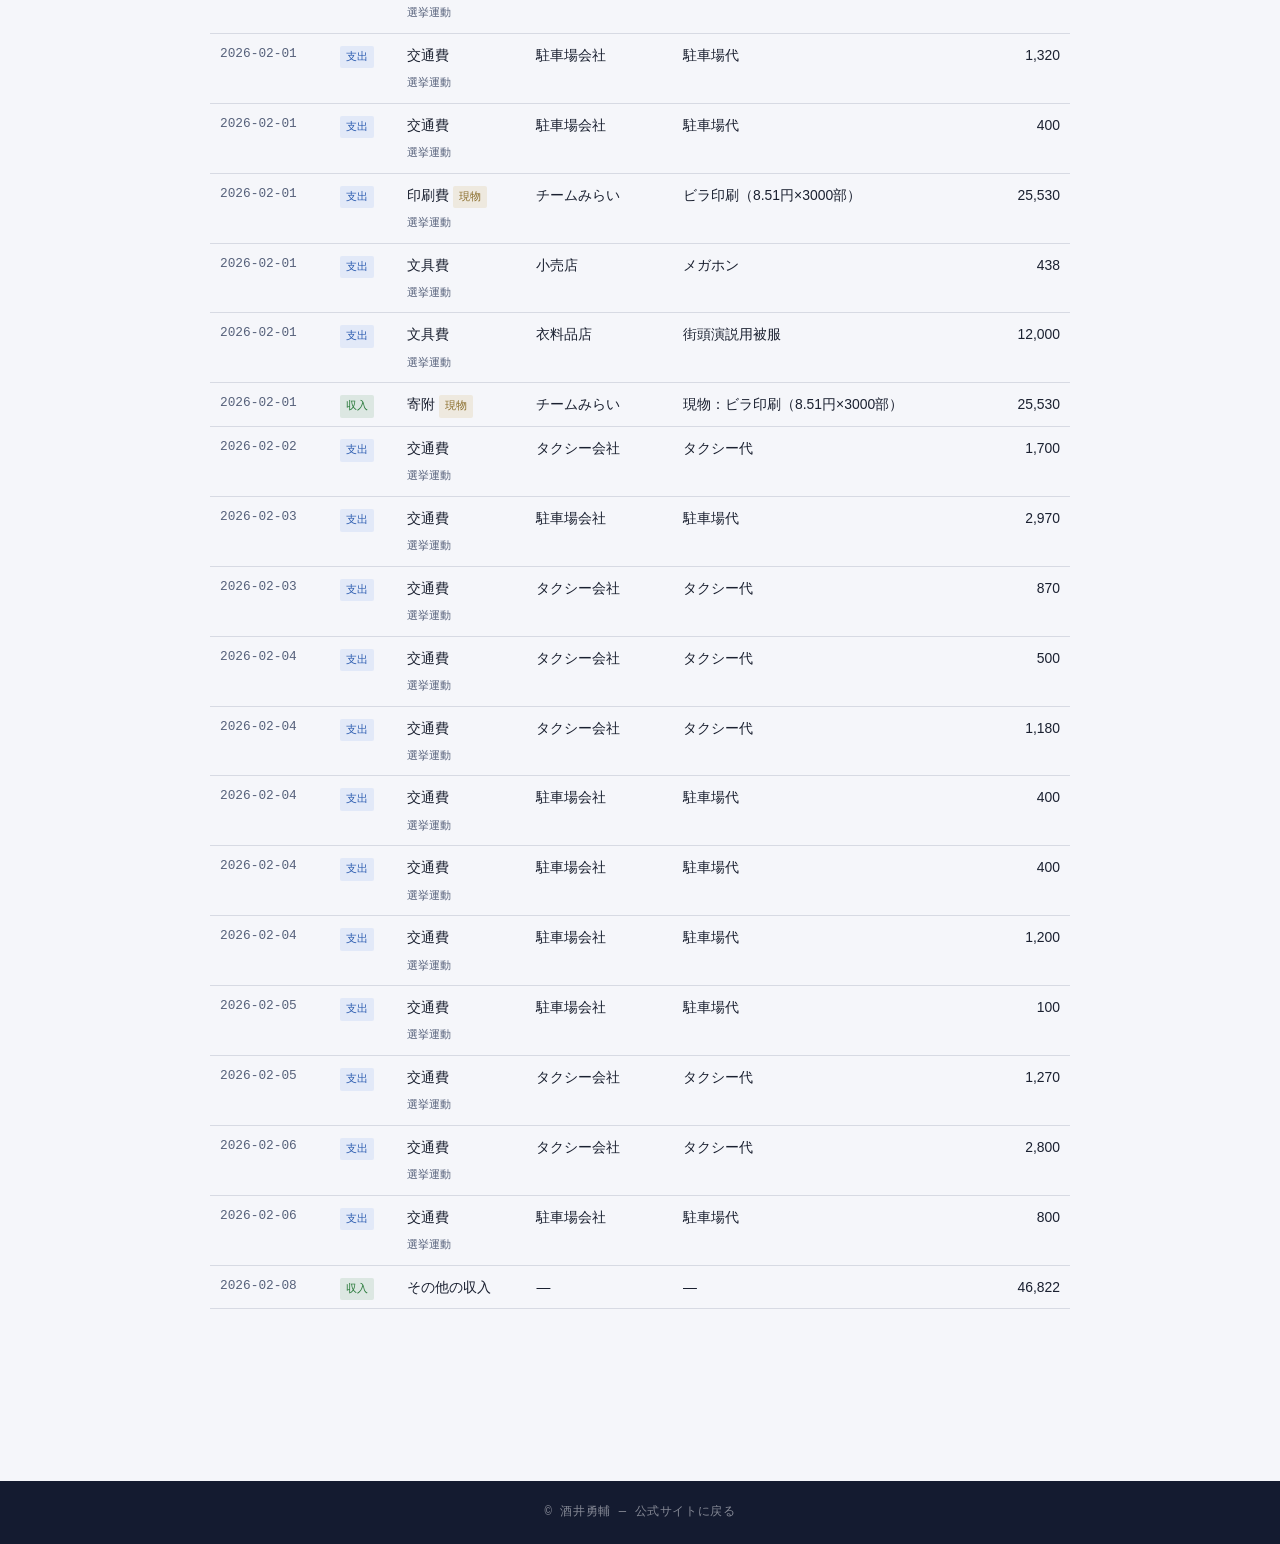
<file: marumie/index.html>
<!DOCTYPE html>
<html lang="ja">
<head>
<meta charset="UTF-8">
<meta name="viewport" content="width=device-width, initial-scale=1.0">
<title>選挙運動費用収支 — 酒井勇輔 2026年衆院選</title>
<style>
/* ==========================================================
   色・書体: homepage_sakai の style.css に準じる
   (外部フォントなし: Google Fonts 相当をシステムフォントで代替)
========================================================== */
:root {
  --ink:        #0B1020;
  --ink-soft:   #141B30;
  --paper:      #F5F6FA;
  --paper-tint: #FFFFFF;
  --brass:      #C9A24B;
  --brass-text: #896C29;
  --brass-bright: #5B8DEF;
  --text:       #1A2030;
  --text-dim:   #55607A;
  --line:       rgba(85,96,122,0.18);
  --line-ink:   rgba(139,149,173,0.18);
  /* フォント: 外部CDN不可のためシステムフォント代替 */
  --font-serif: 'Hiragino Mincho ProN', 'Yu Mincho', 'YuMincho', Georgia, serif;
  --font-sans:  'Hiragino Kaku Gothic ProN', 'Meiryo', 'Yu Gothic', sans-serif;
  --font-mono:  'Menlo', 'Consolas', 'Courier New', monospace;
}

* { margin: 0; padding: 0; box-sizing: border-box; }
html { scroll-behavior: smooth; }
body {
  font-family: var(--font-sans);
  background: var(--paper);
  color: var(--text);
  line-height: 1.9;
  font-size: 0.97rem;
  -webkit-font-smoothing: antialiased;
}
img { max-width: 100%; display: block; }
a { color: var(--brass-bright); text-decoration: none; }
ul, ol { list-style: none; }

/* ==========================================================
   ヘッダー
========================================================== */
.site-head {
  background: var(--ink);
  padding: 0 24px;
  height: 56px;
  display: flex;
  align-items: center;
  border-bottom: 1px solid var(--line-ink);
}
.brand-ja {
  font-family: var(--font-serif);
  font-weight: 700;
  font-size: 1rem;
  color: var(--paper);
}
.brand-sep { color: var(--line-ink); margin: 0 12px; }
.brand-sub {
  font-family: var(--font-mono);
  font-size: 0.72rem;
  letter-spacing: 0.15em;
  color: var(--brass-bright);
}

/* ==========================================================
   メインレイアウト
========================================================== */
.main-inner {
  max-width: 900px;
  margin: 0 auto;
  padding: 40px 20px 80px;
}

/* ==========================================================
   ページタイトル
========================================================== */
.page-title {
  font-family: var(--font-serif);
  font-size: 1.35rem;
  font-weight: 700;
  color: var(--ink);
  line-height: 1.5;
  margin-bottom: 6px;
}
.page-meta {
  font-family: var(--font-mono);
  font-size: 0.76rem;
  color: var(--text-dim);
  letter-spacing: 0.08em;
  margin-bottom: 28px;
}

/* ==========================================================
   注意書き
========================================================== */
.notice {
  border-left: 3px solid var(--brass);
  padding: 10px 16px;
  background: rgba(201,162,75,0.07);
  font-size: 0.84rem;
  color: var(--text-dim);
  margin-bottom: 36px;
  line-height: 1.7;
}

/* ==========================================================
   セクション共通
========================================================== */
.section { margin-bottom: 52px; }
.section-title {
  font-family: var(--font-serif);
  font-size: 1.05rem;
  font-weight: 700;
  color: var(--ink);
  padding-bottom: 8px;
  border-bottom: 1px solid var(--brass);
  margin-bottom: 20px;
  display: flex;
  align-items: baseline;
  gap: 10px;
}
.section-idx {
  font-family: var(--font-mono);
  font-size: 0.7rem;
  color: var(--brass-text);
  letter-spacing: 0.15em;
}

/* ==========================================================
   合計カード
========================================================== */
.summary-grid {
  display: grid;
  grid-template-columns: repeat(3, 1fr);
  gap: 12px;
  margin-bottom: 0;
}
.summary-card {
  background: var(--paper-tint);
  border: 1px solid var(--line);
  padding: 16px 18px;
  border-radius: 2px;
}
.summary-label {
  font-family: var(--font-mono);
  font-size: 0.7rem;
  letter-spacing: 0.1em;
  color: var(--text-dim);
  margin-bottom: 6px;
}
.summary-amount {
  font-size: 1.45rem;
  font-weight: 700;
  color: var(--ink);
  letter-spacing: -0.01em;
}
.summary-amount.positive { color: #2a7a3b; }
.summary-amount.negative { color: #b02020; }
.summary-amount.neutral  { color: var(--brass-text); }
.summary-unit {
  font-size: 0.78rem;
  color: var(--text-dim);
  margin-left: 3px;
}

@media (max-width: 520px) {
  .summary-grid { grid-template-columns: 1fr; }
}

/* ==========================================================
   サンキー図（SVG）
   ※ JS が .getBoundingClientRect() でコンテナ幅を取得して描画する。
     overflow-x は念のため auto のまま残すが通常はスクロール不要。
========================================================== */
.sankey-wrap {
  width: 100%;
  overflow-x: auto;
  background: var(--paper-tint);
  border: 1px solid var(--line);
  border-radius: 2px;
  padding: 8px 0 4px;
}
.sankey-svg {
  display: block;
  margin: 0 auto;
}

/* サンキー凡例（SVG 外・ノードと重ならない） */
.sankey-legend {
  display: flex;
  justify-content: space-between;
  padding: 4px 10px 6px;
  font-size: 11px;
  color: #8898aa;
  font-family: sans-serif;
  user-select: none;
}

/* 0円で図から省いた区分の注記 */
.flow-note {
  margin-top: 6px;
  font-size: 0.8rem;
  color: var(--text-dim);
}

/* ==========================================================
   内訳表
========================================================== */
.breakdown-table {
  width: 100%;
  border-collapse: collapse;
  font-size: 0.9rem;
}
.breakdown-table th,
.breakdown-table td {
  text-align: left;
  padding: 9px 12px;
  border-bottom: 1px solid var(--line);
}
.breakdown-table th {
  font-family: var(--font-mono);
  font-size: 0.72rem;
  letter-spacing: 0.08em;
  color: var(--text-dim);
  background: var(--paper);
  font-weight: 500;
}
.breakdown-table td.amount {
  text-align: right;
  font-variant-numeric: tabular-nums;
  font-weight: 600;
}
.bar-cell { width: 140px; }
.bar-bg {
  background: var(--line);
  border-radius: 2px;
  height: 8px;
  overflow: hidden;
}
.bar-fill {
  height: 100%;
  border-radius: 2px;
  background: var(--brass-bright);
  min-width: 2px;
}
.bar-fill.income { background: #2a7a3b; }
.bar-fill.expense { background: var(--brass-bright); }

@media (max-width: 520px) {
  .bar-cell { display: none; }
}

/* ==========================================================
   取引一覧
========================================================== */
.filter-row {
  display: flex;
  align-items: center;
  gap: 10px;
  margin-bottom: 12px;
  flex-wrap: wrap;
}
.filter-label {
  font-family: var(--font-mono);
  font-size: 0.72rem;
  letter-spacing: 0.08em;
  color: var(--text-dim);
}
.filter-select {
  font-family: var(--font-sans);
  font-size: 0.86rem;
  padding: 5px 10px;
  border: 1px solid var(--line);
  border-radius: 2px;
  background: var(--paper-tint);
  color: var(--text);
  cursor: pointer;
}
.txn-table {
  width: 100%;
  border-collapse: collapse;
  font-size: 0.87rem;
}
.txn-table th,
.txn-table td {
  text-align: left;
  padding: 8px 10px;
  border-bottom: 1px solid var(--line);
  vertical-align: top;
}
.txn-table th {
  font-family: var(--font-mono);
  font-size: 0.7rem;
  letter-spacing: 0.08em;
  color: var(--text-dim);
  background: var(--paper);
  font-weight: 500;
  white-space: nowrap;
}
.txn-table td.amount-col {
  text-align: right;
  font-variant-numeric: tabular-nums;
  white-space: nowrap;
}
.txn-table td.date-col {
  white-space: nowrap;
  font-family: var(--font-mono);
  font-size: 0.8rem;
  color: var(--text-dim);
}
.tag {
  display: inline-block;
  font-family: var(--font-mono);
  font-size: 0.68rem;
  padding: 1px 6px;
  border-radius: 2px;
  white-space: nowrap;
}
.tag-income  { background: rgba(42,122,59,0.12);  color: #2a7a3b; }
.tag-expense { background: rgba(91,141,239,0.12); color: #2d5db0; }
.tag-noncash { background: rgba(201,162,75,0.15); color: var(--brass-text); }
.no-rows {
  text-align: center;
  padding: 24px;
  color: var(--text-dim);
  font-size: 0.86rem;
}


/* ==========================================================
   取引カード（スマホ専用・600px 以下で表示）
========================================================== */
.txn-cards { display: none; }

/* スマホ（基本の display:none より後に置く）: テーブル非表示 → カード表示 */
@media (max-width: 600px) {
  .txn-table { display: none; }
  .txn-cards { display: block; }
}
.txn-card {
  border: 1px solid var(--line);
  border-radius: 3px;
  padding: 10px 12px;
  margin-bottom: 8px;
  background: var(--paper-tint);
}
.txn-card-top {
  display: flex;
  justify-content: space-between;
  align-items: baseline;
  gap: 8px;
  margin-bottom: 4px;
}
.txn-card-date {
  font-family: var(--font-mono);
  font-size: 0.76rem;
  color: var(--text-dim);
  white-space: nowrap;
}
.txn-card-amount {
  font-variant-numeric: tabular-nums;
  font-weight: 600;
  font-size: 0.95rem;
  text-align: right;
  white-space: nowrap;
}
.txn-card-meta {
  display: flex;
  flex-wrap: wrap;
  gap: 4px 8px;
  align-items: center;
  font-size: 0.82rem;
}
.txn-card-purpose {
  color: var(--text-dim);
  font-size: 0.8rem;
  width: 100%;
  margin-top: 2px;
  line-height: 1.5;
}

/* ==========================================================
   フッター
========================================================== */
.site-foot {
  background: var(--ink-soft);
  color: rgba(245,246,250,0.5);
  font-size: 0.76rem;
  text-align: center;
  padding: 20px;
  margin-top: 40px;
  font-family: var(--font-mono);
  letter-spacing: 0.05em;
}
</style>
</head>
<body>

<header class="site-head">
  <a href="/" class="brand-ja" style="color:inherit;text-decoration:none;">酒井勇輔</a>
  <span class="brand-sep">|</span>
  <span class="brand-sub">POLITICAL FINANCE · PUBLIC RECORD</span>
</header>

<main>
<div class="main-inner" id="app">
  <div style="color:var(--text-dim);padding:40px 0;text-align:center;font-size:0.9rem;">
    読み込み中…
  </div>
</div>
</main>

<footer class="site-foot">
  © 酒井勇輔 — <a href="/" style="color:inherit;">公式サイトに戻る</a>
</footer>

<script>
// ================================================================
// ユーティリティ
// ================================================================
function fmt(n) {
  return Number(n).toLocaleString('ja-JP') + ' 円';
}
function fmtShort(n) {
  return Number(n).toLocaleString('ja-JP');
}
function esc(s) {
  if (s == null) return '';
  return String(s)
    .replace(/&/g, '&amp;')
    .replace(/</g, '&lt;')
    .replace(/>/g, '&gt;')
    .replace(/"/g, '&quot;');
}

// ================================================================
// Sankey 図を SVG で描く（4列構造）
//   1列目 : 収入カテゴリ（income sources）
//   2列目 : 収入合計ノード
//   3列目 : 支出合計ノード
//   4列目 : 支出カテゴリ
//   帯    : 収入ソース→収入合計・収入合計→支出合計・支出合計→支出費目 の3段ベジェ
//
// availW: コンテナ実幅（px）を渡すことでスマホでも正寸で描画し、
//         viewBox 縮小によるラベル縮小を回避する。
// ================================================================
function buildSankey(incomeByCategory, expenseByCategory, availW) {
  if (!incomeByCategory.length && !expenseByCategory.length) return '';

  const W   = Math.max(availW || 520, 260);
  const PAD = 10;

  // ノード幅: 外側（費目）は W に比例しつつ上限 130 / 下限 64、中央の合計2つは少し細く
  const N_W       = Math.min(Math.max(Math.floor(W * 0.21), 64), 130);
  const M_W       = Math.min(Math.max(Math.floor(W * 0.17), 56), 110);
  const GAP_M     = Math.min(Math.max(Math.floor(W * 0.04), 8), 40);
  const gapSpace  = W - 2 * PAD - 2 * N_W - 2 * M_W - GAP_M;
  const GAP       = Math.max(10, Math.floor(gapSpace / 2));

  const X_L  = PAD;
  const X_MI = X_L + N_W + GAP;      // 収入合計
  const X_MO = X_MI + M_W + GAP_M;   // 支出合計
  const X_R  = X_MO + M_W + GAP;

  const totalInc = incomeByCategory.reduce((s, c) => s + c.amount, 0);
  const totalExp = expenseByCategory.reduce((s, c) => s + c.amount, 0);
  const total    = Math.max(totalInc, totalExp, 1);

  const NODE_GAP  = 6;
  const MIN_H     = 20;
  // フォントサイズ: ノード幅から計算し 11-13px に収める
  const FONT_SZ   = Math.max(11, Math.min(13, Math.floor(N_W * 0.155)));

  // 行数は左右の多い方に合わせる
  const maxRows = Math.max(incomeByCategory.length, expenseByCategory.length, 1);
  // usable: 配置の基準値。実際の下端は layoutNodes 後に計算するため H はここでは決めない
  const usable  = Math.max(maxRows * (MIN_H + NODE_GAP) - NODE_GAP, 120);

  // ノード配置
  function layoutNodes(cats, x) {
    const nodes = cats.map(c => ({
      ...c, x,
      h: Math.max(MIN_H, Math.round(
        (c.amount / total) * (usable - (cats.length - 1) * NODE_GAP)
      )),
    }));
    const sumH = nodes.reduce((s, n) => s + n.h, 0);
    const gaps = (nodes.length - 1) * NODE_GAP;
    let y = PAD + Math.max(0, (usable - sumH - gaps) / 2);
    return nodes.map(n => { const nd = {...n, y}; y += n.h + NODE_GAP; return nd; });
  }

  const incNodes = layoutNodes(incomeByCategory, X_L);
  const expNodes = layoutNodes(expenseByCategory, X_R);

  // 収入合計ノードの高さ = 収入ノード群の上端〜下端、支出合計も同様に支出ノード群に合わせる
  function span(nodes) {
    const top = nodes.length ? nodes[0].y : PAD;
    const bot = nodes.length ? nodes[nodes.length - 1].y + nodes[nodes.length - 1].h : PAD + usable;
    return { top, bot, h: Math.max(bot - top, 1) };
  }
  // 合計2つは同じ縮尺で描く（同額なら同じ高さ）。費目側は最小高さで膨らむので、広い方の幅に合わせる
  const spIn  = span(incNodes), spOut = span(expNodes);
  const poolTop = Math.min(spIn.top, spOut.top);
  const unit    = (Math.max(spIn.bot, spOut.bot) - poolTop) / total;
  const inPool  = { top: poolTop, h: Math.max(Math.round(totalInc * unit), 1) };
  const outPool = { top: poolTop, h: Math.max(Math.round(totalExp * unit), 1) };
  inPool.bot  = inPool.top + inPool.h;
  outPool.bot = outPool.top + outPool.h;
  const poolBot = Math.max(inPool.bot, outPool.bot);

  // SVG 高さ: 実際のノード下端から計算（費目が多いと usable を超えるため事前推算は使わない）
  const bottomInc = incNodes.length ? incNodes[incNodes.length - 1].y + incNodes[incNodes.length - 1].h : PAD;
  const bottomExp = expNodes.length ? expNodes[expNodes.length - 1].y + expNodes[expNodes.length - 1].h : PAD;
  const H = Math.max(bottomInc, bottomExp, poolBot) + PAD; // 下余白のみ（凡例は SVG 外）

  const INC_COLORS = ['#2a7a3b', '#3dab55', '#5ac972', '#84d897'];
  const EXP_COLORS = ['#5B8DEF', '#3b6fd4', '#2a55b0', '#7aa8f5', '#a0c4ff', '#c5d8ff'];
  const BAND_OP    = 0.28;

  let svg = `<svg class="sankey-svg" width="${W}" height="${H}" `
          + `xmlns="http://www.w3.org/2000/svg" aria-label="収支フロー図">`;

  // --- 帯: 収入ソース → 収入合計 ---
  let cL = inPool.top;
  incNodes.forEach((n, i) => {
    const bh  = Math.max(2, Math.round((n.amount / Math.max(totalInc, 1)) * inPool.h));
    const mx  = X_L + N_W + GAP * 0.45;
    const p   = `M${X_L+N_W},${n.y} C${mx},${n.y} ${mx},${cL} ${X_MI},${cL} `
              + `L${X_MI},${cL+bh} C${mx},${cL+bh} ${mx},${n.y+n.h} ${X_L+N_W},${n.y+n.h}Z`;
    svg += `<path d="${p}" fill="${INC_COLORS[i % INC_COLORS.length]}" opacity="${BAND_OP}"/>`;
    cL += bh;
  });

  // --- 帯: 収入合計 → 支出合計（支出に回った額の分だけ） ---
  if (totalInc > 0 && totalExp > 0) {
    const used = Math.min(totalInc, totalExp);
    const ih   = Math.max(2, Math.round((used / totalInc) * inPool.h));
    const oh   = Math.max(2, Math.round((used / totalExp) * outPool.h));
    const x1   = X_MI + M_W, x2 = X_MO, mx = (x1 + x2) / 2;
    const p    = `M${x1},${inPool.top} C${mx},${inPool.top} ${mx},${outPool.top} ${x2},${outPool.top} `
               + `L${x2},${outPool.top+oh} C${mx},${outPool.top+oh} ${mx},${inPool.top+ih} ${x1},${inPool.top+ih}Z`;
    svg += `<path d="${p}" fill="#4a6fa5" opacity="${BAND_OP}"/>`;
  }

  // --- 帯: 支出合計 → 支出費目 ---
  let cR = outPool.top;
  expNodes.forEach((n, i) => {
    const bh  = Math.max(2, Math.round((n.amount / Math.max(totalExp, 1)) * outPool.h));
    const mx  = X_MO + M_W + GAP * 0.45;
    const p   = `M${X_MO+M_W},${cR} C${mx},${cR} ${mx},${n.y} ${X_R},${n.y} `
              + `L${X_R},${n.y+n.h} C${mx},${n.y+n.h} ${mx},${cR+bh} ${X_MO+M_W},${cR+bh}Z`;
    svg += `<path d="${p}" fill="${EXP_COLORS[i % EXP_COLORS.length]}" opacity="${BAND_OP}"/>`;
    cR += bh;
  });

  // --- ノード描画ヘルパー（rect + 2行テキスト）---
  function nodeEl(x, y, w, h, color, label, amount) {
    const cx     = x + w / 2;
    const cy     = y + h / 2;
    const maxCh  = Math.max(3, Math.floor(w / (FONT_SZ * 0.62)));
    const lbl    = label.length > maxCh ? label.slice(0, maxCh - 1) + '…' : label;
    const amtStr = Number(amount).toLocaleString('ja-JP');
    let el = `<rect x="${x}" y="${y}" width="${w}" height="${h}" fill="${color}" rx="2"/>`;
    if (h >= 34) {
      // 2行: ラベル + 金額
      el += `<text x="${cx}" y="${cy - FONT_SZ * 0.6}" dominant-baseline="middle" `
          + `text-anchor="middle" font-size="${FONT_SZ}" fill="#fff" `
          + `font-family="sans-serif">${esc(lbl)}</text>`;
      el += `<text x="${cx}" y="${cy + FONT_SZ * 0.9}" dominant-baseline="middle" `
          + `text-anchor="middle" font-size="${Math.max(11, FONT_SZ - 2)}" `
          + `fill="rgba(255,255,255,0.82)" font-family="monospace">${amtStr}</text>`;
    } else {
      // 1行: ラベルのみ
      el += `<text x="${cx}" y="${cy}" dominant-baseline="middle" `
          + `text-anchor="middle" font-size="${FONT_SZ}" fill="#fff" `
          + `font-family="sans-serif">${esc(lbl)}</text>`;
    }
    return el;
  }

  // 収入ソードノード（左列）
  incNodes.forEach((n, i) => {
    svg += nodeEl(X_L, n.y, N_W, n.h, INC_COLORS[i % INC_COLORS.length], n.label, n.amount);
  });
  // 収入合計・支出合計ノード（中央の2列）
  svg += nodeEl(X_MI, inPool.top, M_W, inPool.h, '#4a6fa5', '収入合計', totalInc);
  svg += nodeEl(X_MO, outPool.top, M_W, outPool.h, '#3d5a85', '支出合計', totalExp);
  // 支出費目ノード（右列）
  expNodes.forEach((n, i) => {
    svg += nodeEl(X_R, n.y, N_W, n.h, EXP_COLORS[i % EXP_COLORS.length], n.label, n.amount);
  });

  svg += '</svg>';

  // 凡例は SVG 外の HTML として返す（ノードと重ならないよう）
  const legendHtml = `<div class="sankey-legend">`
    + `<span>← 収入</span><span>支出 →</span>`
    + `</div>`;

  return svg + legendHtml;
}

// ================================================================
// 取引一覧: テーブル（幅広）＋カード（スマホ）を同時に出力
// CSS で表示切り替え（600px 境界）
// ================================================================
function buildTxnTable(txns, filterCategory) {
  const filtered = filterCategory === 'all'
    ? txns
    : txns.filter(t => t.category === filterCategory);

  if (filtered.length === 0) {
    return '<div class="no-rows">該当する取引がありません</div>';
  }

  // --- テーブル行（幅広画面用）---
  const rows = filtered.map(t => {
    const dir = t.direction === 'income'
      ? '<span class="tag tag-income">収入</span>'
      : '<span class="tag tag-expense">支出</span>';
    const noncash = t.is_noncash
      ? ' <span class="tag tag-noncash">現物</span>'
      : '';
    const cp    = t.counterparty ? esc(t.counterparty) : '—';
    const kubun = t.kubun_ja
      ? `<span style="color:var(--text-dim);font-size:0.8em">${esc(t.kubun_ja)}</span>`
      : '';
    return `<tr>
      <td class="date-col">${esc(t.occurred_on)}</td>
      <td>${dir}</td>
      <td>${esc(t.category_ja)}${noncash}<br>${kubun}</td>
      <td class="col-cp">${cp}</td>
      <td>${esc(t.purpose) || '—'}</td>
      <td class="amount-col">${fmtShort(t.amount)}</td>
    </tr>`;
  }).join('');

  // --- カード（スマホ用: 1取引 = 1枚）---
  // 1行目: 日付・金額  2行目: 収支タグ・費目・相手先  3行目: 目的
  const cards = filtered.map(t => {
    const dir = t.direction === 'income'
      ? '<span class="tag tag-income">収入</span>'
      : '<span class="tag tag-expense">支出</span>';
    const noncash = t.is_noncash ? ' <span class="tag tag-noncash">現物</span>' : '';
    const cp      = t.counterparty ? esc(t.counterparty) : '';
    const purpose = t.purpose ? esc(t.purpose) : '';
    return `<div class="txn-card">
      <div class="txn-card-top">
        <span class="txn-card-date">${esc(t.occurred_on)}</span>
        <span class="txn-card-amount">${fmtShort(t.amount)} 円</span>
      </div>
      <div class="txn-card-meta">
        ${dir}${noncash}
        <span>${esc(t.category_ja)}</span>
        ${cp ? `<span style="color:var(--text-dim)">${cp}</span>` : ''}
      </div>
      ${purpose ? `<div class="txn-card-purpose">${purpose}</div>` : ''}
    </div>`;
  }).join('');

  return `<table class="txn-table">
    <thead><tr>
      <th>日付</th>
      <th>収支</th>
      <th>費目</th>
      <th class="col-cp">相手先</th>
      <th>目的</th>
      <th>金額（円）</th>
    </tr></thead>
    <tbody>${rows}</tbody>
  </table>
  <div class="txn-cards">${cards}</div>`;
}

// ================================================================
// ページ描画
// ================================================================
async function render() {
  const app = document.getElementById('app');

  let data;
  try {
    const res = await fetch('data.json');
    if (!res.ok) throw new Error(`data.json fetch failed: ${res.status}`);
    data = await res.json();
  } catch (e) {
    app.innerHTML = `<p style="color:#b02020;padding:24px">
      data.json を読み込めませんでした。<br>
      <code>python3 export_public.py</code> を実行してから再度開いてください。<br>
      <small>(${esc(e.message)})</small>
    </p>`;
    return;
  }

  const { election, summary, income_by_source, expense_by_category, transactions } = data;

  // 収入の流れ図: 0円の区分は帯もノードも描かない（MIN_H の箱が出ると金額があるように見えるため）。
  // 図の短いラベル（short）を使い、375px のノード幅でも切れないようにする。
  const flowIncome = income_by_source
    .filter(c => c.amount > 0)
    .map(c => ({ ...c, label: c.short }));
  const zeroIncome = income_by_source.filter(c => c.amount === 0);
  const zeroNote = zeroIncome.length
    ? `<p class="flow-note">${zeroIncome.map(c => esc(c.label)).join('・')}は 0円のため図には描いていません（下の「03 費目別内訳」に 0円で載せています）。</p>`
    : '';

  // 収入合計
  const incTotal  = summary.income_total;
  const expTotal  = summary.expense_total;
  const balance   = summary.balance;
  const balClass  = balance > 0 ? 'positive' : balance < 0 ? 'negative' : 'neutral';

  // フィルター用カテゴリ一覧
  const allCategories = [...new Set(transactions.map(t => t.category))];
  const catOptions = ['<option value="all">すべて</option>']
    .concat(allCategories.map(c => {
      const label = transactions.find(t => t.category === c)?.category_ja || c;
      return `<option value="${esc(c)}">${esc(label)}</option>`;
    }))
    .join('');

  // 内訳バー最大値
  const maxInc = Math.max(...income_by_source.map(c => c.amount), 1);
  const maxExp = Math.max(...expense_by_category.map(c => c.amount), 1);

  const incRows = income_by_source.map(c => `<tr>
    <td>${esc(c.label)}</td>
    <td class="amount">${fmtShort(c.amount)}</td>
    <td class="bar-cell">
      <div class="bar-bg"><div class="bar-fill income" style="width:${Math.round(c.amount/maxInc*100)}%"></div></div>
    </td>
  </tr>`).join('');

  const expRows = expense_by_category.map(c => `<tr>
    <td>${esc(c.label)}</td>
    <td class="amount">${fmtShort(c.amount)}</td>
    <td class="bar-cell">
      <div class="bar-bg"><div class="bar-fill expense" style="width:${Math.round(c.amount/maxExp*100)}%"></div></div>
    </td>
  </tr>`).join('');

  app.innerHTML = `
    <h1 class="page-title">${esc(election.name)}<br>選挙運動費用の収支</h1>
    <p class="page-meta">
      候補者: ${esc(election.candidate_name)}
      &nbsp;／&nbsp;
      報告書提出日: ${esc(election.submitted_on) || '—'}${(election.corrected_on || []).length ? '（訂正 ' + election.corrected_on.map(esc).join('、') + '）' : ''}
      &nbsp;／&nbsp;
      提出先: ${esc(election.submit_to) || '—'}
    </p>

    <div class="notice">
      選挙管理委員会に提出した選挙運動費用収支報告書の記載をもとに表示しています。正式な内容は提出した報告書をご確認ください。
    </div>

    <!-- 1. 合計 -->
    <section class="section" id="summary">
      <h2 class="section-title"><span class="section-idx">01</span>収支合計</h2>
      <div class="summary-grid">
        <div class="summary-card">
          <div class="summary-label">収入合計</div>
          <div class="summary-amount positive">${fmtShort(incTotal)}<span class="summary-unit">円</span></div>
        </div>
        <div class="summary-card">
          <div class="summary-label">支出合計</div>
          <div class="summary-amount">${fmtShort(expTotal)}<span class="summary-unit">円</span></div>
        </div>
        <div class="summary-card">
          <div class="summary-label">差額（収入－支出）</div>
          <div class="summary-amount ${balClass}">${fmtShort(balance)}<span class="summary-unit">円</span></div>
        </div>
      </div>
    </section>

    <!-- 2. フロー図 -->
    <section class="section" id="flow">
      <h2 class="section-title"><span class="section-idx">02</span>収支フロー</h2>
      <div class="sankey-wrap" id="sankey-wrap"></div>
      ${zeroNote}
    </section>

    <!-- 3. 費目別内訳 -->
    <section class="section" id="breakdown">
      <h2 class="section-title"><span class="section-idx">03</span>費目別内訳</h2>

      <p style="font-size:0.84rem;color:var(--text-dim);margin-bottom:14px">収入</p>
      <table class="breakdown-table" style="margin-bottom:24px">
        <thead><tr><th>費目</th><th>金額（円）</th><th class="bar-cell">割合</th></tr></thead>
        <tbody>${incRows}</tbody>
      </table>

      <p style="font-size:0.84rem;color:var(--text-dim);margin-bottom:14px">支出</p>
      <table class="breakdown-table">
        <thead><tr><th>費目</th><th>金額（円）</th><th class="bar-cell">割合</th></tr></thead>
        <tbody>${expRows}</tbody>
      </table>
    </section>

    <!-- 4. 取引一覧 -->
    <section class="section" id="transactions">
      <h2 class="section-title"><span class="section-idx">04</span>取引一覧</h2>
      <div class="filter-row">
        <span class="filter-label">費目で絞り込み</span>
        <select class="filter-select" id="cat-filter">${catOptions}</select>
      </div>
      <div id="txn-table-wrap"></div>
    </section>
  `;

  // Sankey 描画（コンテナの実幅を取得してから描画する）
  function drawSankey() {
    const wrap = document.getElementById('sankey-wrap');
    if (!wrap) return;
    const w = wrap.getBoundingClientRect().width || wrap.clientWidth || 520;
    wrap.innerHTML = buildSankey(flowIncome, expense_by_category, Math.floor(w));
  }
  drawSankey();

  // ウィンドウリサイズ時に再描画（120ms デバウンス）
  let _sankeyTimer = null;
  window.addEventListener('resize', () => {
    clearTimeout(_sankeyTimer);
    _sankeyTimer = setTimeout(drawSankey, 120);
  });

  // 取引一覧（初期: 全件）
  document.getElementById('txn-table-wrap').innerHTML =
    buildTxnTable(transactions, 'all');

  // 絞り込みイベント
  document.getElementById('cat-filter').addEventListener('change', function() {
    document.getElementById('txn-table-wrap').innerHTML =
      buildTxnTable(transactions, this.value);
  });
}

render();
</script>
</body>
</html>
</file>
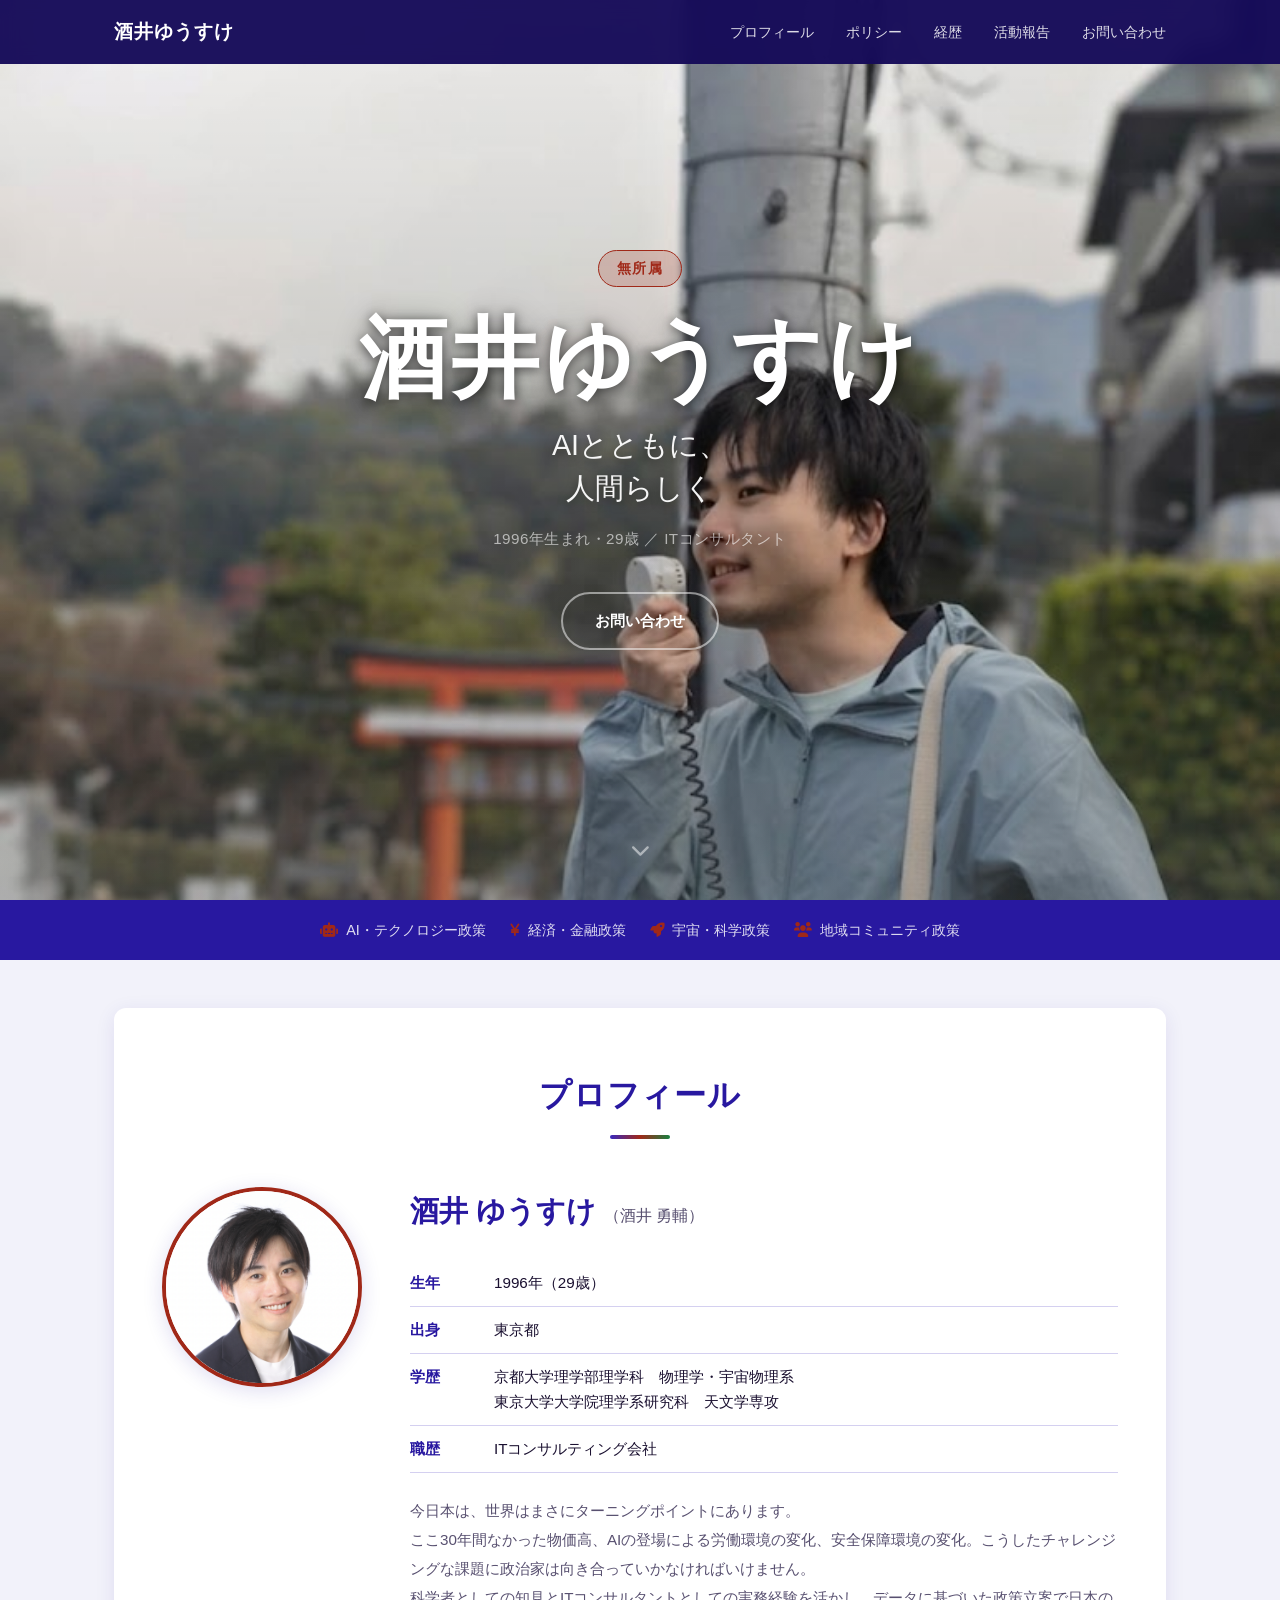
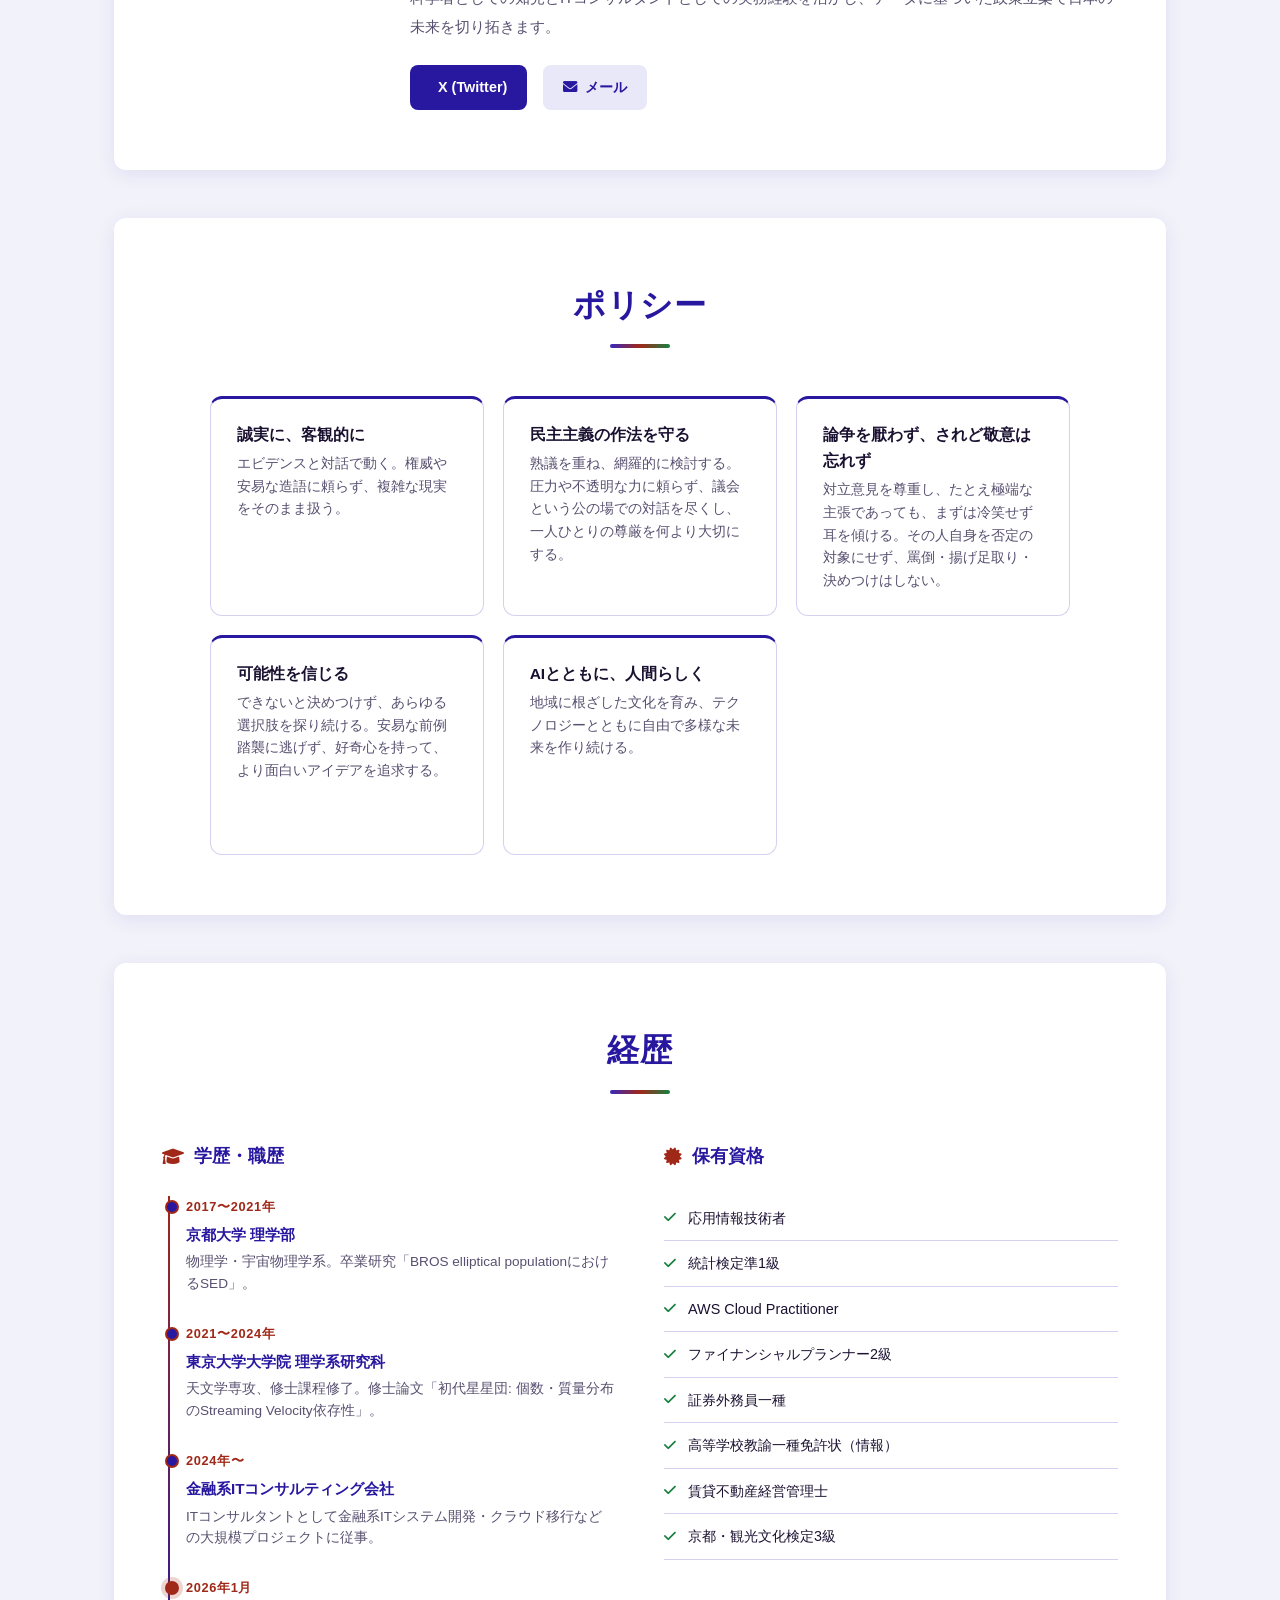
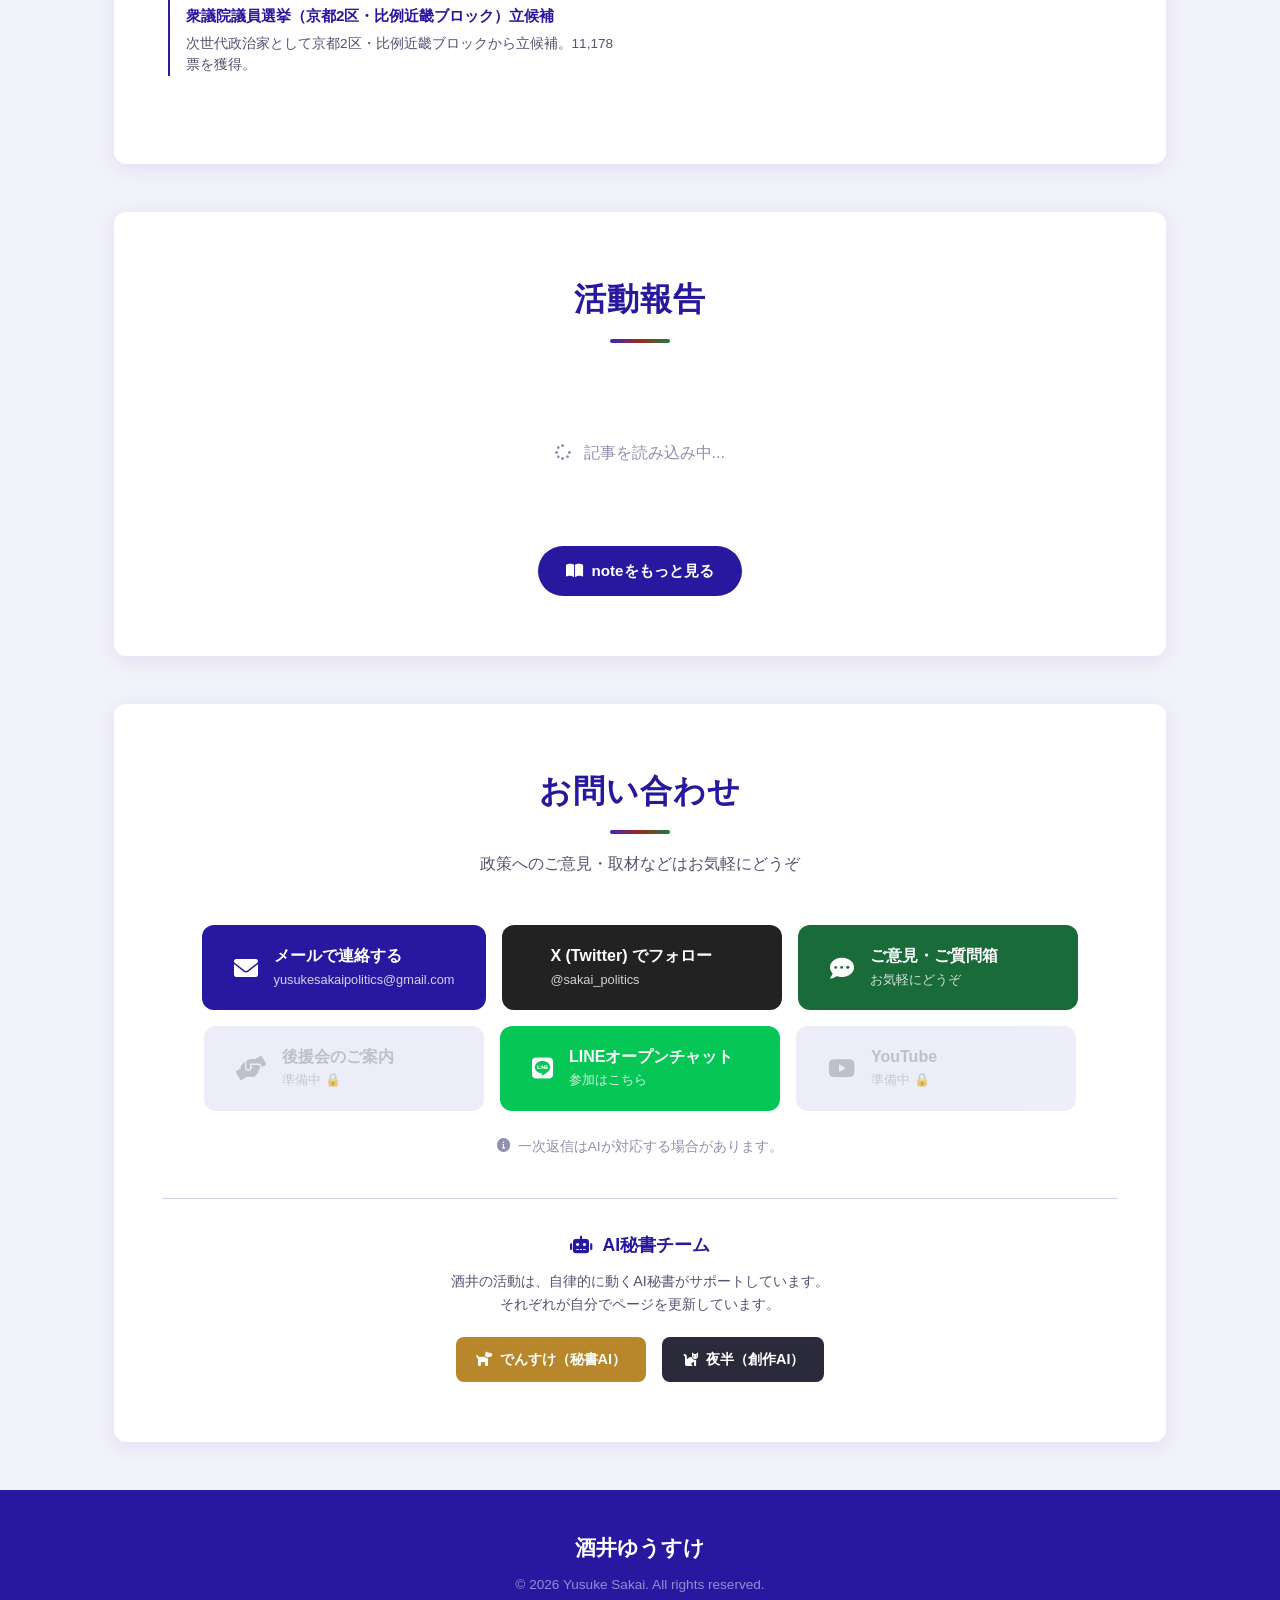
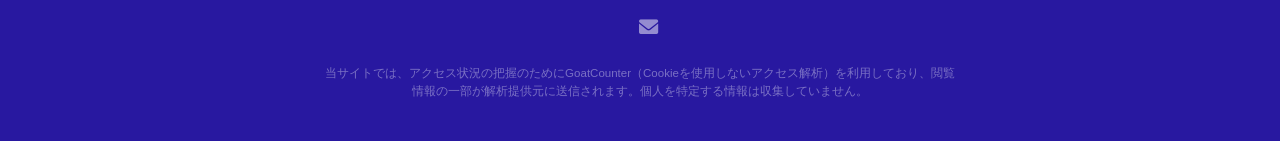
<file: old/index.html>
<!DOCTYPE html>
<html lang="ja">
<head>
  <meta charset="UTF-8">
  <meta name="viewport" content="width=device-width, initial-scale=1.0">
  <title>酒井ゆうすけ | 政治家・酒井勇輔 公式ホームページ</title>

  <!-- SEO基本 -->
  <meta name="description" content="酒井ゆうすけ（酒井勇輔）の公式ホームページ。無所属・京都第2区。テクノロジーと科学で日本の未来を切り拓く29歳の政治家。AI政策・経済政策・宇宙科学政策を推進。">
  <meta name="keywords" content="酒井ゆうすけ,酒井勇輔,政治家,京都,京都2区,無所属,AI政策,テクノロジー,宇宙,科学">
  <meta name="author" content="酒井勇輔">
  <meta name="robots" content="index, follow">
  <link rel="canonical" href="https://yusukesakai0925.github.io/portfolio_politics/">

  <!-- OGP（SNSシェア時の表示） -->
  <meta property="og:type" content="website">
  <meta property="og:title" content="酒井ゆうすけ | 政治家・酒井勇輔 公式ホームページ">
  <meta property="og:description" content="テクノロジーと科学で日本の未来を切り拓く。酒井ゆうすけ（酒井勇輔）公式サイト。無所属・京都第2区。">
  <meta property="og:url" content="https://yusukesakai0925.github.io/portfolio_politics/">
  <meta property="og:image" content="https://yusukesakai0925.github.io/portfolio_politics/images/顔写真.png">
  <meta property="og:locale" content="ja_JP">
  <meta property="og:site_name" content="酒井ゆうすけ 公式ホームページ">

  <!-- Twitter Card -->
  <meta name="twitter:card" content="summary_large_image">
  <meta name="twitter:site" content="@sakai_politics">
  <meta name="twitter:title" content="酒井ゆうすけ | 政治家・酒井勇輔 公式ホームページ">
  <meta name="twitter:description" content="テクノロジーと科学で日本の未来を切り拓く。酒井ゆうすけ（酒井勇輔）公式サイト。無所属・京都第2区。">
  <meta name="twitter:image" content="https://yusukesakai0925.github.io/portfolio_politics/images/顔写真.png">

  <link rel="stylesheet" href="css/style.css">
  <link rel="stylesheet" href="https://cdnjs.cloudflare.com/ajax/libs/font-awesome/6.0.0/css/all.min.css">

  <!-- GoatCounter アクセス解析（Cookieなし・プライバシー配慮型） -->
  <script data-goatcounter="https://yusukesakai.goatcounter.com/count"
          async src="//gc.zgo.at/count.js"></script>
</head>
<body>

  <!-- ナビゲーション -->
  <nav class="navbar" id="navbar">
    <div class="nav-container">
      <div class="nav-logo">酒井ゆうすけ</div>
      <ul class="nav-menu" id="navMenu">
        <li><a href="#about">プロフィール</a></li>
        <li><a href="#beliefs">ポリシー</a></li>
        <!-- <li><a href="#vision">政策・ビジョン</a></li> -->
        <li><a href="#career">経歴</a></li>
        <li><a href="#report">活動報告</a></li>
        <li><a href="#contact">お問い合わせ</a></li>
      </ul>
      <button class="hamburger" id="hamburger" aria-label="メニュー">
        <span></span><span></span><span></span>
      </button>
    </div>
  </nav>

  <!-- ヒーローセクション -->
  <section class="hero" id="hero" style="background-image: url('images/演説.jpg'); background-size: cover; background-position: center top;">
    <div class="hero-overlay"></div>
    <div class="hero-content">
      <div class="hero-badge">無所属</div>
      <h1 class="hero-name">酒井ゆうすけ</h1>
      <p class="hero-subtitle">AIとともに、<br>人間らしく</p>
      <p class="hero-tagline">1996年生まれ・29歳 ／ ITコンサルタント</p>
      <div class="hero-buttons">
        <!--<a href="#vision" class="btn btn-primary">政策を見る</a>-->
        <a href="#contact" class="btn btn-outline">お問い合わせ</a>
      </div>
    </div>
    <div class="hero-scroll">
      <a href="#about"><i class="fas fa-chevron-down"></i></a>
    </div>
  </section>

  <!-- キャッチコピーバー -->
  <div class="catch-bar">
    <div class="catch-container">
      <div class="catch-item"><i class="fas fa-robot"></i> AI・テクノロジー政策</div>
      <div class="catch-item"><i class="fas fa-yen-sign"></i> 経済・金融政策</div>
      <div class="catch-item"><i class="fas fa-rocket"></i> 宇宙・科学政策</div>
      <div class="catch-item"><i class="fas fa-users"></i> 地域コミュニティ政策</div>
    </div>
  </div>

  <main class="container">

    <!-- プロフィールセクション -->
    <section id="about" class="section">
      <div class="section-header">
        <h2>プロフィール</h2>
        <div class="section-line"></div>
      </div>
      <div class="about-grid">
        <div class="about-photo-wrap">
          <img src="images/顔写真.png" alt="酒井ゆうすけ" class="about-photo">
        </div>
        <div class="about-content">
          <h3 class="about-name">酒井 ゆうすけ <span class="about-name-kanji">（酒井 勇輔）</span></h3>
          <div class="about-info">
            <div class="info-row"><span class="info-label">生年</span><span>1996年（29歳）</span></div>
            <div class="info-row"><span class="info-label">出身</span><span>東京都</span></div>
            <div class="info-row"><span class="info-label">学歴</span><span>京都大学理学部理学科　物理学・宇宙物理系<br>東京大学大学院理学系研究科　天文学専攻</span></div>
            <div class="info-row"><span class="info-label">職歴</span><span>ITコンサルティング会社</span></div>
          </div>
          <p class="about-message">
            今日本は、世界はまさにターニングポイントにあります。<br>ここ30年間なかった物価高、AIの登場による労働環境の変化、安全保障環境の変化。こうしたチャレンジングな課題に政治家は向き合っていかなければいけません。<br>科学者としての知見とITコンサルタントとしての実務経験を活かし、データに基づいた政策立案で日本の未来を切り拓きます。
          </p>
          <div class="about-sns">
            <a href="https://x.com/sakai_politics" target="_blank" class="sns-btn sns-x"><i class="fab fa-x-twitter"></i> X (Twitter)</a>
            <a href="mailto:yusukesakaipolitics@gmail.com" class="sns-btn sns-email"><i class="fas fa-envelope"></i> メール</a>
          </div>
        </div>
      </div>
    </section>

    <!-- ポリシーセクション -->
    <section id="beliefs" class="section">
      <div class="section-header">
        <h2>ポリシー</h2>
        <div class="section-line"></div>
      </div>
      <div class="beliefs-list">
        <div class="belief-item">
          <div class="belief-number">1</div>
          <div class="belief-content">
            <h3>誠実に、客観的に</h3>
            <p>エビデンスと対話で動く。権威や安易な造語に頼らず、複雑な現実をそのまま扱う。</p>
          </div>
        </div>
        <div class="belief-item">
          <div class="belief-number">2</div>
          <div class="belief-content">
            <h3>民主主義の作法を守る</h3>
            <p>熟議を重ね、網羅的に検討する。圧力や不透明な力に頼らず、議会という公の場での対話を尽くし、一人ひとりの尊厳を何より大切にする。</p>
          </div>
        </div>
        <div class="belief-item">
          <div class="belief-number">3</div>
          <div class="belief-content">
            <h3>論争を厭わず、されど敬意は忘れず</h3>
            <p>対立意見を尊重し、たとえ極端な主張であっても、まずは冷笑せず耳を傾ける。その人自身を否定の対象にせず、罵倒・揚げ足取り・決めつけはしない。</p>
          </div>
        </div>
        <div class="belief-item">
          <div class="belief-number">4</div>
          <div class="belief-content">
            <h3>可能性を信じる</h3>
            <p>できないと決めつけず、あらゆる選択肢を探り続ける。安易な前例踏襲に逃げず、好奇心を持って、より面白いアイデアを追求する。</p>
          </div>
        </div>
        <div class="belief-item">
          <div class="belief-number">5</div>
          <div class="belief-content">
            <h3>AIとともに、人間らしく</h3>
            <p>地域に根ざした文化を育み、テクノロジーとともに自由で多様な未来を作り続ける。</p>
          </div>
        </div>
      </div>
    </section>

    <!-- 政策・ビジョンセクション -->
    <!--
    <section id="vision" class="section">
      <div class="section-header">
        <h2>政策・ビジョン</h2>
        <div class="section-line"></div>
        <p class="section-sub">XXXX</p>
      </div>
      <div class="policy-grid">

        <div class="policy-card">
          <div class="policy-icon"><i class="fas fa-robot"></i></div>
          <h3>XXXX</h3>
          <ul>
            <li>XXXX</li>
            <li>XXXX</li>
            <li>XXXX</li>
            <li>XXXX</li>
          </ul>
        </div>

        <div class="policy-card">
          <div class="policy-icon"><i class="fas fa-chart-line"></i></div>
          <h3>XXXX</h3>
          <ul>
            <li>XXXX</li>
            <li>XXXX</li>
            <li>XXXX</li>
            <li>XXXX</li>
          </ul>
        </div>

        <div class="policy-card">
          <div class="policy-icon"><i class="fas fa-rocket"></i></div>
          <h3>XXXX</h3>
          <ul>
            <li>XXXX</li>
            <li>XXXX</li>
            <li>XXXX</li>
            <li>XXXX</li>
          </ul>
        </div>

        <div class="policy-card">
          <div class="policy-icon"><i class="fas fa-city"></i></div>
          <h3>XXXX</h3>
          <ul>
            <li>XXXX</li>
            <li>XXXX</li>
            <li>XXXX</li>
            <li>XXXX</li>
          </ul>
        </div>

      </div>
    </section>
    -->

    <!-- 経歴セクション -->
    <section id="career" class="section">
      <div class="section-header">
        <h2>経歴</h2>
        <div class="section-line"></div>
      </div>

      <div class="career-columns">
        <!-- タイムライン -->
        <div class="timeline-wrap">
          <h3 class="career-subtitle"><i class="fas fa-graduation-cap"></i> 学歴・職歴</h3>
          <div class="timeline">

            <div class="timeline-item">
              <div class="timeline-dot"></div>
              <div class="timeline-content">
                <span class="timeline-year">2017〜2021年</span>
                <h4>京都大学 理学部</h4>
                <p>物理学・宇宙物理学系。卒業研究「BROS elliptical populationにおけるSED」。</p>
              </div>
            </div>

            <div class="timeline-item">
              <div class="timeline-dot"></div>
              <div class="timeline-content">
                <span class="timeline-year">2021〜2024年</span>
                <h4>東京大学大学院 理学系研究科</h4>
                <p>天文学専攻、修士課程修了。修士論文「初代星星団: 個数・質量分布のStreaming Velocity依存性」。</p>
              </div>
            </div>
            <div class="timeline-item">
              <div class="timeline-dot"></div>
              <div class="timeline-content">
                <span class="timeline-year">2024年〜</span>
                <h4>金融系ITコンサルティング会社</h4>
                <p>ITコンサルタントとして金融系ITシステム開発・クラウド移行などの大規模プロジェクトに従事。</p>
              </div>
            </div>

            <div class="timeline-item">
              <div class="timeline-dot timeline-dot--current"></div>
              <div class="timeline-content">
                <span class="timeline-year">2026年1月</span>
                <h4>衆議院議員選挙（京都2区・比例近畿ブロック）立候補</h4>
                <p>次世代政治家として京都2区・比例近畿ブロックから立候補。11,178票を獲得。</p>
              </div>
            </div>

          </div>
        </div>

        <!-- 資格 -->
        <div class="cert-wrap">
          <h3 class="career-subtitle"><i class="fas fa-certificate"></i> 保有資格</h3>
          <div class="cert-list">
            <div class="cert-item"><i class="fas fa-check"></i> 応用情報技術者</div>
            <div class="cert-item"><i class="fas fa-check"></i> 統計検定準1級</div>
            <div class="cert-item"><i class="fas fa-check"></i> AWS Cloud Practitioner</div>
            <div class="cert-item"><i class="fas fa-check"></i> ファイナンシャルプランナー2級</div>
            <div class="cert-item"><i class="fas fa-check"></i> 証券外務員一種</div>
            <div class="cert-item"><i class="fas fa-check"></i> 高等学校教諭一種免許状（情報）</div>
            <div class="cert-item"><i class="fas fa-check"></i> 賃貸不動産経営管理士</div>
            <div class="cert-item"><i class="fas fa-check"></i> 京都・観光文化検定3級</div>
          </div>
        </div>
      </div>
    </section>

    <!-- 活動報告セクション -->
    <section id="report" class="section">
      <div class="section-header">
        <h2>活動報告</h2>
        <div class="section-line"></div>
      </div>
      <div id="reportFeed" class="note-feed">
        <div class="note-loading">
          <i class="fas fa-spinner fa-spin"></i> 記事を読み込み中...
        </div>
      </div>
      <div class="note-link-wrap">
        <a href="https://note.com/yusukesakai_log" target="_blank" class="btn btn-note">
          <i class="fas fa-book-open"></i> noteをもっと見る
        </a>
      </div>
    </section>

    <!-- お問い合わせセクション -->
    <section id="contact" class="section">
      <div class="section-header">
        <h2>お問い合わせ</h2>
        <div class="section-line"></div>
        <p class="section-sub">政策へのご意見・取材などはお気軽にどうぞ</p>
      </div>
      <div class="contact-wrap">
        <div class="contact-info">
          <a href="mailto:yusukesakaipolitics@gmail.com" class="contact-btn contact-email">
            <i class="fas fa-envelope"></i>
            <span>メールで連絡する<br><small>yusukesakaipolitics@gmail.com</small></span>
          </a>
          <a href="https://x.com/sakai_politics" target="_blank" class="contact-btn contact-twitter">
            <i class="fab fa-x-twitter"></i>
            <span>X (Twitter) でフォロー<br><small>@sakai_politics</small></span>
          </a>
          <a href="https://t.co/aT73mVvf7l" target="_blank" class="contact-btn contact-form">
            <i class="fas fa-comment-dots"></i>
            <span>ご意見・ご質問箱<br><small>お気軽にどうぞ</small></span>
          </a>
          <div class="contact-btn contact-support contact-disabled">
            <i class="fas fa-hands-helping"></i>
            <span>後援会のご案内<br><small>準備中</small></span>
          </div>
          <a href="https://docs.google.com/forms/d/e/1FAIpQLScYaTJZnrIznAjKL51lEEYszfsu4sYSP6abaulgDxNvIsriyQ/viewform?usp=dialog" target="_blank" class="contact-btn contact-openchat">
            <i class="fab fa-line"></i>
            <span>LINEオープンチャット<br><small>参加はこちら</small></span>
          </a>
          <div class="contact-btn contact-youtube contact-disabled">
            <i class="fab fa-youtube"></i>
            <span>YouTube<br><small>準備中</small></span>
          </div>
        </div>
        <p class="contact-note"><i class="fas fa-info-circle"></i> 一次返信はAIが対応する場合があります。</p>

        <div class="ai-team">
          <h3 class="ai-team-title"><i class="fas fa-robot"></i> AI秘書チーム</h3>
          <p class="ai-team-desc">酒井の活動は、自律的に動くAI秘書がサポートしています。<br>それぞれが自分でページを更新しています。</p>
          <div class="ai-team-links">
            <a href="https://yusukesakai0925.github.io/densuke-web/" target="_blank" class="sns-btn ai-densuke"><i class="fas fa-dog"></i> でんすけ（秘書AI）</a>
            <a href="https://yusukesakai0925.github.io/yoha-web/" target="_blank" class="sns-btn ai-yahan"><i class="fas fa-cat"></i> 夜半（創作AI）</a>
          </div>
        </div>
      </div>
    </section>

  </main>

  <!-- フッター -->
  <footer class="footer">
    <div class="footer-inner">
      <div class="footer-name">酒井ゆうすけ</div>
      <p class="footer-copy">© 2026 Yusuke Sakai. All rights reserved.</p>
      <div class="footer-sns">
        <a href="https://x.com/sakai_politics" target="_blank"><i class="fab fa-x-twitter"></i></a>
        <a href="mailto:yusukesakaipolitics@gmail.com"><i class="fas fa-envelope"></i></a>
      </div>
      <p class="footer-privacy">当サイトでは、アクセス状況の把握のためにGoatCounter（Cookieを使用しないアクセス解析）を利用しており、閲覧情報の一部が解析提供元に送信されます。個人を特定する情報は収集していません。</p>
    </div>
  </footer>

  <script src="js/script.js"></script>
</body>
</html>
</file>
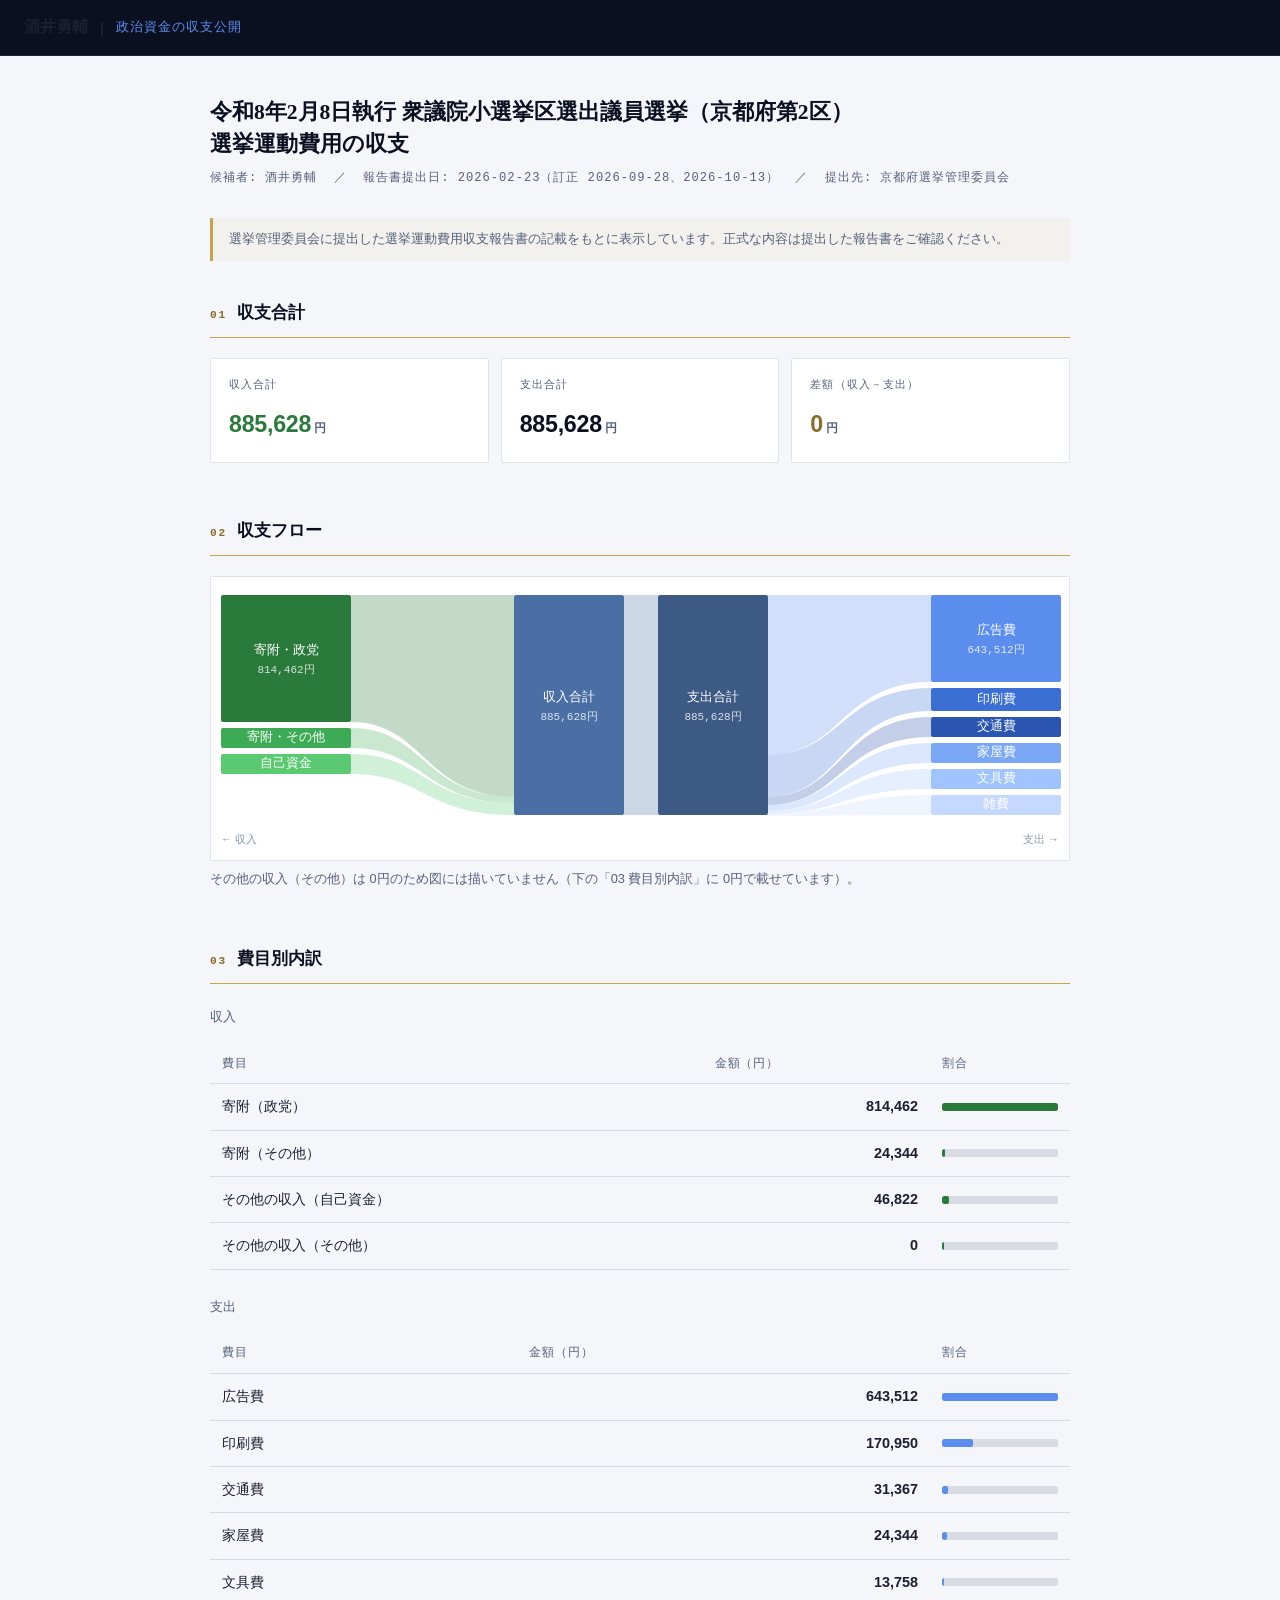
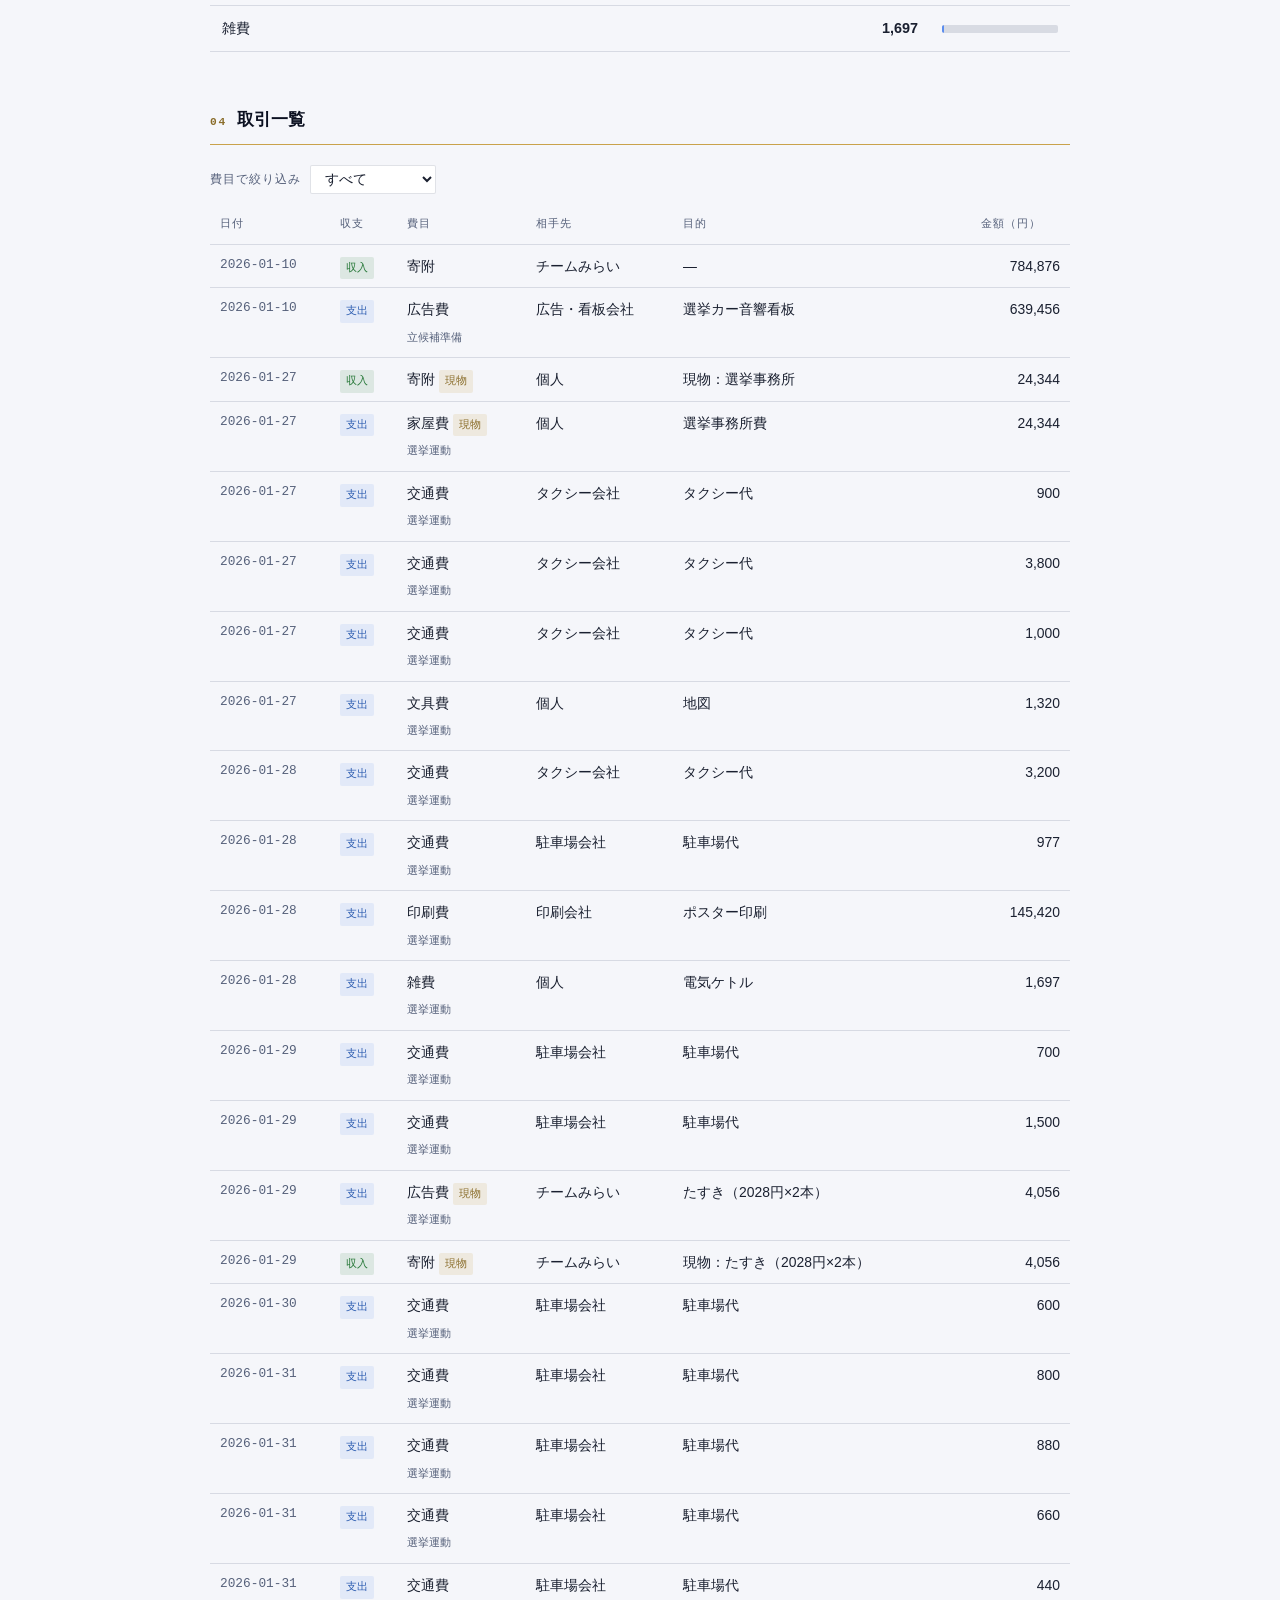
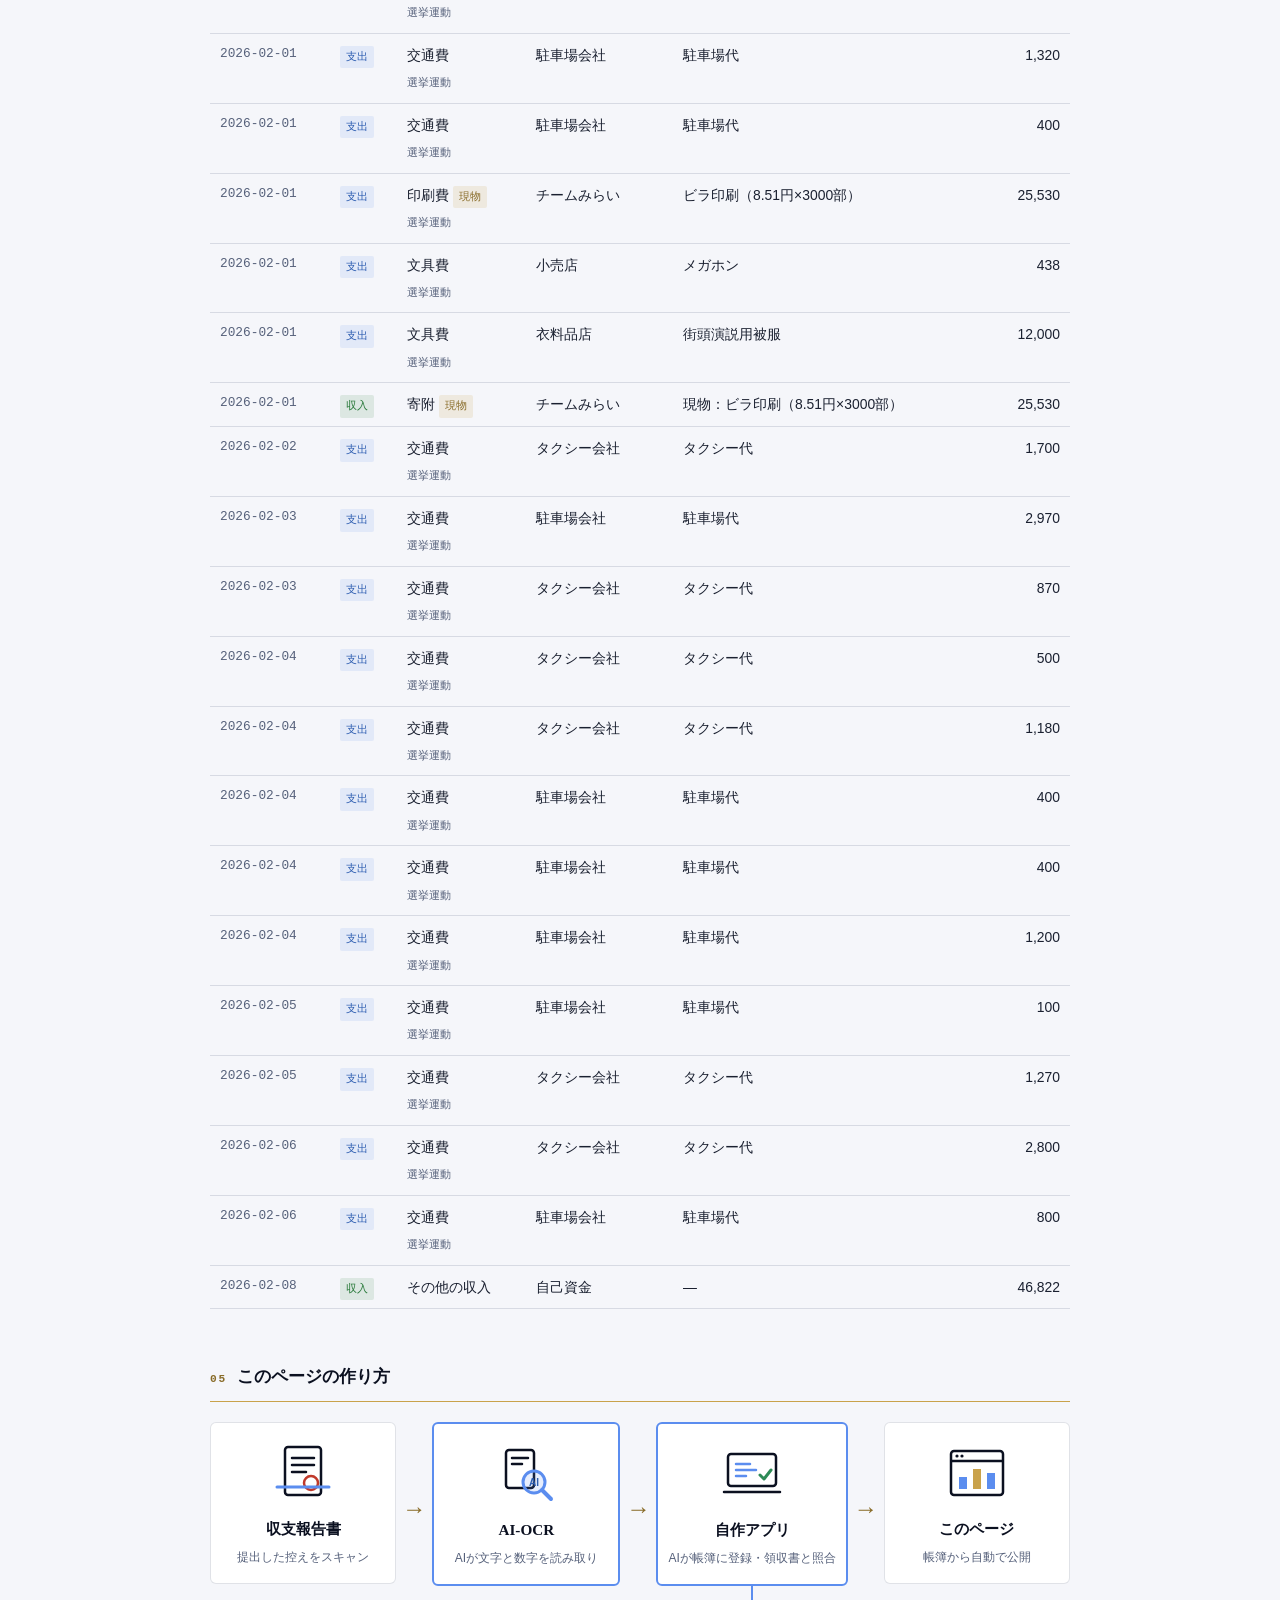
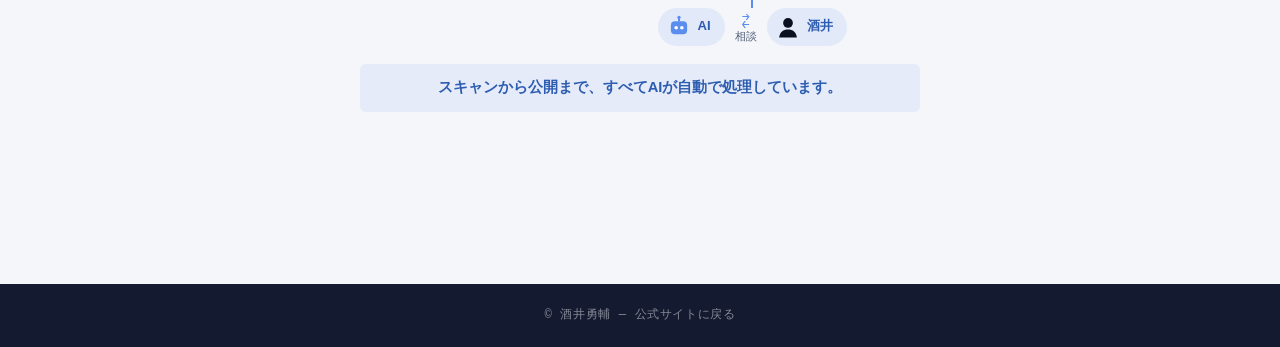
<file: seiji-shikin/index.html>
<!DOCTYPE html>
<html lang="ja">
<head>
<meta charset="UTF-8">
<meta name="viewport" content="width=device-width, initial-scale=1.0">
<title>選挙運動費用収支 — 酒井勇輔 2026年衆院選</title>
<meta name="description" content="2026年衆院選（京都2区）酒井勇輔の選挙運動費用収支報告書の記載をもとに、収入・支出の流れと取引の一覧を公開しています。">
<meta property="og:type" content="article">
<meta property="og:title" content="選挙運動費用の収支 — 酒井勇輔 2026年衆院選">
<meta property="og:description" content="2026年衆院選（京都2区）の選挙運動費用収支報告書の記載をもとに、収入・支出の流れと取引の一覧を公開しています。">
<meta property="og:url" content="https://yusukesakai.jp/seiji-shikin/">
<meta property="og:image" content="https://yusukesakai.jp/seiji-shikin/ogp.png">
<meta property="og:image:width" content="1200">
<meta property="og:image:height" content="630">
<meta property="og:locale" content="ja_JP">
<meta property="og:site_name" content="酒井ゆうすけ 公式ホームページ">
<meta name="twitter:card" content="summary_large_image">
<meta name="twitter:site" content="@sakai_politics">
<meta name="twitter:title" content="選挙運動費用の収支 — 酒井勇輔 2026年衆院選">
<meta name="twitter:description" content="2026年衆院選（京都2区）の選挙運動費用収支報告書の記載をもとに、収入・支出の流れと取引の一覧を公開しています。">
<meta name="twitter:image" content="https://yusukesakai.jp/seiji-shikin/ogp.png">
<style>
/* ==========================================================
   色・書体: homepage_sakai の style.css に準じる
   (外部フォントなし: Google Fonts 相当をシステムフォントで代替)
========================================================== */
:root {
  --ink:        #0B1020;
  --ink-soft:   #141B30;
  --paper:      #F5F6FA;
  --paper-tint: #FFFFFF;
  --brass:      #C9A24B;
  --brass-text: #896C29;
  --brass-bright: #5B8DEF;
  --text:       #1A2030;
  --text-dim:   #55607A;
  --line:       rgba(85,96,122,0.18);
  --line-ink:   rgba(139,149,173,0.18);
  /* フォント: 外部CDN不可のためシステムフォント代替 */
  --font-serif: 'Hiragino Mincho ProN', 'Yu Mincho', 'YuMincho', Georgia, serif;
  --font-sans:  'Hiragino Kaku Gothic ProN', 'Meiryo', 'Yu Gothic', sans-serif;
  --font-mono:  'Menlo', 'Consolas', 'Courier New', monospace;
}

* { margin: 0; padding: 0; box-sizing: border-box; }
html { scroll-behavior: smooth; }
body {
  font-family: var(--font-sans);
  background: var(--paper);
  color: var(--text);
  line-height: 1.9;
  font-size: 0.97rem;
  -webkit-font-smoothing: antialiased;
}
img { max-width: 100%; display: block; }
a { color: var(--brass-bright); text-decoration: none; }
ul, ol { list-style: none; }

/* ==========================================================
   ヘッダー
========================================================== */
.site-head {
  background: var(--ink);
  padding: 0 24px;
  height: 56px;
  display: flex;
  align-items: center;
  border-bottom: 1px solid var(--line-ink);
}
.brand-ja {
  font-family: var(--font-serif);
  font-weight: 700;
  font-size: 1rem;
  color: var(--paper);
}
.brand-sep { color: var(--line-ink); margin: 0 12px; }
.brand-sub {
  font-family: var(--font-sans);
  font-size: 0.8rem;
  letter-spacing: 0.08em;
  color: var(--brass-bright);
}

/* ==========================================================
   メインレイアウト
========================================================== */
.main-inner {
  max-width: 900px;
  margin: 0 auto;
  padding: 40px 20px 80px;
}

/* ==========================================================
   ページタイトル
========================================================== */
.page-title {
  font-family: var(--font-serif);
  font-size: 1.35rem;
  font-weight: 700;
  color: var(--ink);
  line-height: 1.5;
  margin-bottom: 6px;
}
.page-meta {
  font-family: var(--font-mono);
  font-size: 0.76rem;
  color: var(--text-dim);
  letter-spacing: 0.08em;
  margin-bottom: 28px;
}

/* ==========================================================
   注意書き
========================================================== */
.notice {
  border-left: 3px solid var(--brass);
  padding: 10px 16px;
  background: rgba(201,162,75,0.07);
  font-size: 0.84rem;
  color: var(--text-dim);
  margin-bottom: 36px;
  line-height: 1.7;
}

/* ==========================================================
   セクション共通
========================================================== */
.section { margin-bottom: 52px; }
.section-title {
  font-family: var(--font-serif);
  font-size: 1.05rem;
  font-weight: 700;
  color: var(--ink);
  padding-bottom: 8px;
  border-bottom: 1px solid var(--brass);
  margin-bottom: 20px;
  display: flex;
  align-items: baseline;
  gap: 10px;
}
.section-idx {
  font-family: var(--font-mono);
  font-size: 0.7rem;
  color: var(--brass-text);
  letter-spacing: 0.15em;
}

/* ==========================================================
   合計カード
========================================================== */
.summary-grid {
  display: grid;
  grid-template-columns: repeat(3, 1fr);
  gap: 12px;
  margin-bottom: 0;
}
.summary-card {
  background: var(--paper-tint);
  border: 1px solid var(--line);
  padding: 16px 18px;
  border-radius: 2px;
}
.summary-label {
  font-family: var(--font-mono);
  font-size: 0.7rem;
  letter-spacing: 0.1em;
  color: var(--text-dim);
  margin-bottom: 6px;
}
.summary-amount {
  font-size: 1.45rem;
  font-weight: 700;
  color: var(--ink);
  letter-spacing: -0.01em;
}
.summary-amount.positive { color: #2a7a3b; }
.summary-amount.negative { color: #b02020; }
.summary-amount.neutral  { color: var(--brass-text); }
.summary-unit {
  font-size: 0.78rem;
  color: var(--text-dim);
  margin-left: 3px;
}

@media (max-width: 520px) {
  .summary-grid { grid-template-columns: 1fr; }
}

/* ==========================================================
   サンキー図（SVG）
   ※ JS が .getBoundingClientRect() でコンテナ幅を取得して描画する。
     overflow-x は念のため auto のまま残すが通常はスクロール不要。
========================================================== */
.sankey-wrap {
  width: 100%;
  overflow-x: auto;
  background: var(--paper-tint);
  border: 1px solid var(--line);
  border-radius: 2px;
  padding: 8px 0 4px;
}
.sankey-svg {
  display: block;
  margin: 0 auto;
}

/* サンキー凡例（SVG 外・ノードと重ならない） */
.sankey-legend {
  display: flex;
  justify-content: space-between;
  padding: 4px 10px 6px;
  font-size: 11px;
  color: #8898aa;
  font-family: sans-serif;
  user-select: none;
}

/* 0円で図から省いた区分の注記 */
.flow-note {
  margin-top: 6px;
  font-size: 0.8rem;
  color: var(--text-dim);
}

/* ==========================================================
   内訳表
========================================================== */
.breakdown-table {
  width: 100%;
  border-collapse: collapse;
  font-size: 0.9rem;
}
.breakdown-table th,
.breakdown-table td {
  text-align: left;
  padding: 9px 12px;
  border-bottom: 1px solid var(--line);
}
.breakdown-table th {
  font-family: var(--font-mono);
  font-size: 0.72rem;
  letter-spacing: 0.08em;
  color: var(--text-dim);
  background: var(--paper);
  font-weight: 500;
}
.breakdown-table td.amount {
  text-align: right;
  font-variant-numeric: tabular-nums;
  font-weight: 600;
}
.bar-cell { width: 140px; }
.bar-bg {
  background: var(--line);
  border-radius: 2px;
  height: 8px;
  overflow: hidden;
}
.bar-fill {
  height: 100%;
  border-radius: 2px;
  background: var(--brass-bright);
  min-width: 2px;
}
.bar-fill.income { background: #2a7a3b; }
.bar-fill.expense { background: var(--brass-bright); }

@media (max-width: 520px) {
  .bar-cell { display: none; }
}

/* ==========================================================
   取引一覧
========================================================== */
.filter-row {
  display: flex;
  align-items: center;
  gap: 10px;
  margin-bottom: 12px;
  flex-wrap: wrap;
}
.filter-label {
  font-family: var(--font-mono);
  font-size: 0.72rem;
  letter-spacing: 0.08em;
  color: var(--text-dim);
}
.filter-select {
  font-family: var(--font-sans);
  font-size: 0.86rem;
  padding: 5px 10px;
  border: 1px solid var(--line);
  border-radius: 2px;
  background: var(--paper-tint);
  color: var(--text);
  cursor: pointer;
}
.txn-table {
  width: 100%;
  border-collapse: collapse;
  font-size: 0.87rem;
}
.txn-table th,
.txn-table td {
  text-align: left;
  padding: 8px 10px;
  border-bottom: 1px solid var(--line);
  vertical-align: top;
}
.txn-table th {
  font-family: var(--font-mono);
  font-size: 0.7rem;
  letter-spacing: 0.08em;
  color: var(--text-dim);
  background: var(--paper);
  font-weight: 500;
  white-space: nowrap;
}
.txn-table td.amount-col {
  text-align: right;
  font-variant-numeric: tabular-nums;
  white-space: nowrap;
}
.txn-table td.date-col {
  white-space: nowrap;
  font-family: var(--font-mono);
  font-size: 0.8rem;
  color: var(--text-dim);
}
.tag {
  display: inline-block;
  font-family: var(--font-mono);
  font-size: 0.68rem;
  padding: 1px 6px;
  border-radius: 2px;
  white-space: nowrap;
}
.tag-income  { background: rgba(42,122,59,0.12);  color: #2a7a3b; }
.tag-expense { background: rgba(91,141,239,0.12); color: #2d5db0; }
.tag-noncash { background: rgba(201,162,75,0.15); color: var(--brass-text); }
.no-rows {
  text-align: center;
  padding: 24px;
  color: var(--text-dim);
  font-size: 0.86rem;
}


/* ==========================================================
   取引カード（スマホ専用・600px 以下で表示）
========================================================== */
.txn-cards { display: none; }

/* スマホ（基本の display:none より後に置く）: テーブル非表示 → カード表示 */
@media (max-width: 600px) {
  .txn-table { display: none; }
  .txn-cards { display: block; }
}
.txn-card {
  border: 1px solid var(--line);
  border-radius: 3px;
  padding: 10px 12px;
  margin-bottom: 8px;
  background: var(--paper-tint);
}
.txn-card-top {
  display: flex;
  justify-content: space-between;
  align-items: baseline;
  gap: 8px;
  margin-bottom: 4px;
}
.txn-card-date {
  font-family: var(--font-mono);
  font-size: 0.76rem;
  color: var(--text-dim);
  white-space: nowrap;
}
.txn-card-amount {
  font-variant-numeric: tabular-nums;
  font-weight: 600;
  font-size: 0.95rem;
  text-align: right;
  white-space: nowrap;
}
.txn-card-meta {
  display: flex;
  flex-wrap: wrap;
  gap: 4px 8px;
  align-items: center;
  font-size: 0.82rem;
}
.txn-card-purpose {
  color: var(--text-dim);
  font-size: 0.8rem;
  width: 100%;
  margin-top: 2px;
  line-height: 1.5;
}

/* ==========================================================
   05 このページの作り方（図）
========================================================== */
.howto-flow {
  display: flex;
  align-items: flex-start;
  justify-content: center;
  margin: 8px 0 0;
}
.howto-step {
  flex: 1;
  max-width: 220px;
  margin: 0;
  background: var(--paper-tint);
  border: 1px solid var(--line);
  border-radius: 6px;
  padding: 18px 10px 14px;
  text-align: center;
}
.howto-step svg { width: 64px; height: 64px; display: block; margin: 0 auto 10px; }
.howto-step b {
  display: block;
  font-family: var(--font-serif);
  font-size: 0.95rem;
  color: var(--ink);
}
.howto-step small { display: block; font-size: 0.75rem; color: var(--text-dim); margin-top: 2px; }
.howto-step-app { border: 2px solid var(--brass-bright); }
.howto-step-ai { border: 2px solid #5B8DEF; }
.howto-auto {
  margin: 18px auto 0;
  max-width: 560px;
  text-align: center;
  font-weight: 700;
  font-size: 0.92rem;
  color: #2d5db0;
  background: rgba(91,141,239,0.10);
  border-radius: 6px;
  padding: 10px 14px;
}
.howto-arrow {
  flex-shrink: 0;
  width: 36px;
  margin-top: 64px;
  text-align: center;
  font-size: 1.5rem;
  color: var(--brass-text);
}
.howto-arrow::before { content: '→'; }
/* アプリの下に「AI ⇄ 酒井」の相談 */
.howto-talk {
  display: flex;
  align-items: center;
  justify-content: center;
  gap: 10px;
  margin: 0 auto;
  width: max-content;
  max-width: 100%;
}
.howto-talk-line {
  width: 2px; height: 22px; margin: 0 auto;
  background: var(--brass-bright);
}
.howto-who {
  display: flex; align-items: center; gap: 6px;
  background: rgba(91,141,239,0.12);
  border-radius: 999px;
  padding: 6px 14px 6px 8px;
  font-size: 0.82rem; font-weight: 700; color: #2d5db0;
}
.howto-who svg { width: 26px; height: 26px; }
.howto-swap { font-size: 1.2rem; color: var(--brass-bright); line-height: 1; text-align: center; }
.howto-swap small { display: block; font-size: 0.68rem; color: var(--text-dim); }

@media (max-width: 699px) {
  .howto-flow { flex-direction: column; align-items: center; }
  .howto-step { width: 100%; max-width: 280px; }
  .howto-flow > div { width: 100%; max-width: 280px; }
  .howto-step-app { max-width: none; }
  .howto-arrow { width: auto; padding: 2px 0; margin-top: 0; }
  .howto-arrow::before { content: '↓'; }
}

/* ==========================================================
   フッター
========================================================== */
.site-foot {
  background: var(--ink-soft);
  color: rgba(245,246,250,0.5);
  font-size: 0.76rem;
  text-align: center;
  padding: 20px;
  margin-top: 40px;
  font-family: var(--font-mono);
  letter-spacing: 0.05em;
}
</style>
</head>
<body>

<header class="site-head">
  <a href="/" class="brand-ja" style="color:inherit;text-decoration:none;">酒井勇輔</a>
  <span class="brand-sep">|</span>
  <span class="brand-sub">政治資金の収支公開</span>
</header>

<main>
<div class="main-inner" id="app">
  <div style="color:var(--text-dim);padding:40px 0;text-align:center;font-size:0.9rem;">
    読み込み中…
  </div>
</div>
</main>

<footer class="site-foot">
  © 酒井勇輔 — <a href="/" style="color:inherit;">公式サイトに戻る</a>
</footer>

<script src="sankey.js"></script>
<script>
// ================================================================
// ユーティリティ
// ================================================================
function fmt(n) {
  return Number(n).toLocaleString('ja-JP') + ' 円';
}
function fmtShort(n) {
  return Number(n).toLocaleString('ja-JP');
}
function esc(s) {
  if (s == null) return '';
  return String(s)
    .replace(/&/g, '&amp;')
    .replace(/</g, '&lt;')
    .replace(/>/g, '&gt;')
    .replace(/"/g, '&quot;');
}

// ================================================================
// 取引一覧: テーブル（幅広）＋カード（スマホ）を同時に出力
// CSS で表示切り替え（600px 境界）
// ================================================================
function buildTxnTable(txns, filterCategory) {
  const filtered = filterCategory === 'all'
    ? txns
    : txns.filter(t => t.category === filterCategory);

  if (filtered.length === 0) {
    return '<div class="no-rows">該当する取引がありません</div>';
  }

  // --- テーブル行（幅広画面用）---
  const rows = filtered.map(t => {
    const dir = t.direction === 'income'
      ? '<span class="tag tag-income">収入</span>'
      : '<span class="tag tag-expense">支出</span>';
    const noncash = t.is_noncash
      ? ' <span class="tag tag-noncash">現物</span>'
      : '';
    const cp    = t.counterparty ? esc(t.counterparty) : '—';
    const kubun = t.kubun_ja
      ? `<span style="color:var(--text-dim);font-size:0.8em">${esc(t.kubun_ja)}</span>`
      : '';
    return `<tr>
      <td class="date-col">${esc(t.occurred_on)}</td>
      <td>${dir}</td>
      <td>${esc(t.category_ja)}${noncash}<br>${kubun}</td>
      <td class="col-cp">${cp}</td>
      <td>${esc(t.purpose) || '—'}</td>
      <td class="amount-col">${fmtShort(t.amount)}</td>
    </tr>`;
  }).join('');

  // --- カード（スマホ用: 1取引 = 1枚）---
  // 1行目: 日付・金額  2行目: 収支タグ・費目・相手先  3行目: 目的
  const cards = filtered.map(t => {
    const dir = t.direction === 'income'
      ? '<span class="tag tag-income">収入</span>'
      : '<span class="tag tag-expense">支出</span>';
    const noncash = t.is_noncash ? ' <span class="tag tag-noncash">現物</span>' : '';
    const cp      = t.counterparty ? esc(t.counterparty) : '';
    const purpose = t.purpose ? esc(t.purpose) : '';
    return `<div class="txn-card">
      <div class="txn-card-top">
        <span class="txn-card-date">${esc(t.occurred_on)}</span>
        <span class="txn-card-amount">${fmtShort(t.amount)} 円</span>
      </div>
      <div class="txn-card-meta">
        ${dir}${noncash}
        <span>${esc(t.category_ja)}</span>
        ${cp ? `<span style="color:var(--text-dim)">${cp}</span>` : ''}
      </div>
      ${purpose ? `<div class="txn-card-purpose">${purpose}</div>` : ''}
    </div>`;
  }).join('');

  return `<table class="txn-table">
    <thead><tr>
      <th>日付</th>
      <th>収支</th>
      <th>費目</th>
      <th class="col-cp">相手先</th>
      <th>目的</th>
      <th>金額（円）</th>
    </tr></thead>
    <tbody>${rows}</tbody>
  </table>
  <div class="txn-cards">${cards}</div>`;
}

// ================================================================
// ページ描画
// ================================================================
async function render() {
  const app = document.getElementById('app');

  let data;
  try {
    const res = await fetch('data.json');
    if (!res.ok) throw new Error(`data.json fetch failed: ${res.status}`);
    data = await res.json();
  } catch (e) {
    app.innerHTML = `<p style="color:#b02020;padding:24px">
      data.json を読み込めませんでした。<br>
      <code>python3 export_public.py</code> を実行してから再度開いてください。<br>
      <small>(${esc(e.message)})</small>
    </p>`;
    return;
  }

  const { election, summary, income_by_source, expense_by_category, transactions } = data;

  // 収入の流れ図: 0円の区分は帯もノードも描かない（MIN_H の箱が出ると金額があるように見えるため）。
  // 図の短いラベル（short）を使い、375px のノード幅でも切れないようにする。
  const flowIncome = income_by_source
    .filter(c => c.amount > 0)
    .map(c => ({ ...c, label: c.short }));
  const zeroIncome = income_by_source.filter(c => c.amount === 0);
  const zeroNote = zeroIncome.length
    ? `<p class="flow-note">${zeroIncome.map(c => esc(c.label)).join('・')}は 0円のため図には描いていません（下の「03 費目別内訳」に 0円で載せています）。</p>`
    : '';

  // 収入合計
  const incTotal  = summary.income_total;
  const expTotal  = summary.expense_total;
  const balance   = summary.balance;
  const balClass  = balance > 0 ? 'positive' : balance < 0 ? 'negative' : 'neutral';

  // フィルター用カテゴリ一覧
  const allCategories = [...new Set(transactions.map(t => t.category))];
  const catOptions = ['<option value="all">すべて</option>']
    .concat(allCategories.map(c => {
      const label = transactions.find(t => t.category === c)?.category_ja || c;
      return `<option value="${esc(c)}">${esc(label)}</option>`;
    }))
    .join('');

  // 内訳バー最大値
  const maxInc = Math.max(...income_by_source.map(c => c.amount), 1);
  const maxExp = Math.max(...expense_by_category.map(c => c.amount), 1);

  const incRows = income_by_source.map(c => `<tr>
    <td>${esc(c.label)}</td>
    <td class="amount">${fmtShort(c.amount)}</td>
    <td class="bar-cell">
      <div class="bar-bg"><div class="bar-fill income" style="width:${Math.round(c.amount/maxInc*100)}%"></div></div>
    </td>
  </tr>`).join('');

  const expRows = expense_by_category.map(c => `<tr>
    <td>${esc(c.label)}</td>
    <td class="amount">${fmtShort(c.amount)}</td>
    <td class="bar-cell">
      <div class="bar-bg"><div class="bar-fill expense" style="width:${Math.round(c.amount/maxExp*100)}%"></div></div>
    </td>
  </tr>`).join('');

  app.innerHTML = `
    <h1 class="page-title">${esc(election.name)}<br>選挙運動費用の収支</h1>
    <p class="page-meta">
      候補者: ${esc(election.candidate_name)}
      &nbsp;／&nbsp;
      報告書提出日: ${esc(election.submitted_on) || '—'}${(election.corrected_on || []).length ? '（訂正 ' + election.corrected_on.map(esc).join('、') + '）' : ''}
      &nbsp;／&nbsp;
      提出先: ${esc(election.submit_to) || '—'}
    </p>

    <div class="notice">
      選挙管理委員会に提出した選挙運動費用収支報告書の記載をもとに表示しています。正式な内容は提出した報告書をご確認ください。
    </div>

    <!-- 1. 合計 -->
    <section class="section" id="summary">
      <h2 class="section-title"><span class="section-idx">01</span>収支合計</h2>
      <div class="summary-grid">
        <div class="summary-card">
          <div class="summary-label">収入合計</div>
          <div class="summary-amount positive">${fmtShort(incTotal)}<span class="summary-unit">円</span></div>
        </div>
        <div class="summary-card">
          <div class="summary-label">支出合計</div>
          <div class="summary-amount">${fmtShort(expTotal)}<span class="summary-unit">円</span></div>
        </div>
        <div class="summary-card">
          <div class="summary-label">差額（収入－支出）</div>
          <div class="summary-amount ${balClass}">${fmtShort(balance)}<span class="summary-unit">円</span></div>
        </div>
      </div>
    </section>

    <!-- 2. フロー図 -->
    <section class="section" id="flow">
      <h2 class="section-title"><span class="section-idx">02</span>収支フロー</h2>
      <div class="sankey-wrap" id="sankey-wrap"></div>
      ${zeroNote}
    </section>

    <!-- 3. 費目別内訳 -->
    <section class="section" id="breakdown">
      <h2 class="section-title"><span class="section-idx">03</span>費目別内訳</h2>

      <p style="font-size:0.84rem;color:var(--text-dim);margin-bottom:14px">収入</p>
      <table class="breakdown-table" style="margin-bottom:24px">
        <thead><tr><th>費目</th><th>金額（円）</th><th class="bar-cell">割合</th></tr></thead>
        <tbody>${incRows}</tbody>
      </table>

      <p style="font-size:0.84rem;color:var(--text-dim);margin-bottom:14px">支出</p>
      <table class="breakdown-table">
        <thead><tr><th>費目</th><th>金額（円）</th><th class="bar-cell">割合</th></tr></thead>
        <tbody>${expRows}</tbody>
      </table>
    </section>

    <!-- 4. 取引一覧 -->
    <section class="section" id="transactions">
      <h2 class="section-title"><span class="section-idx">04</span>取引一覧</h2>
      <div class="filter-row">
        <span class="filter-label">費目で絞り込み</span>
        <select class="filter-select" id="cat-filter">${catOptions}</select>
      </div>
      <div id="txn-table-wrap"></div>
    </section>

    <!-- 5. このページの作り方 -->
    <section class="section" id="howto">
      <h2 class="section-title"><span class="section-idx">05</span>このページの作り方</h2>
      <div class="howto-flow" role="img" aria-label="提出した収支報告書をスキャンし、AI-OCRで読み取り、AIが自作の政治資金管理アプリに登録し、帳簿からこのページを自動で公開しています。アプリはAIと酒井が相談しながら作りました。">
        <figure class="howto-step">
          <svg viewBox="0 0 64 64" aria-hidden="true"><rect x="14" y="6" width="36" height="48" rx="3" fill="#fff" stroke="#0B1020" stroke-width="2.5"/><path d="M21 17h22M21 24h22M21 31h14" stroke="#0B1020" stroke-width="2.5" stroke-linecap="round"/><circle cx="40" cy="42" r="7" fill="none" stroke="#C0392B" stroke-width="2.5"/><path d="M6 46h52" stroke="#5B8DEF" stroke-width="3" stroke-linecap="round"/></svg>
          <b>収支報告書</b><small>提出した控えをスキャン</small>
        </figure>
        <div class="howto-arrow" aria-hidden="true"></div>
        <figure class="howto-step howto-step-ai">
          <svg viewBox="0 0 64 64" aria-hidden="true"><rect x="12" y="8" width="28" height="38" rx="3" fill="#fff" stroke="#0B1020" stroke-width="2.5"/><path d="M18 16h16M18 22h10" stroke="#0B1020" stroke-width="2.5" stroke-linecap="round"/><circle cx="40" cy="40" r="11" fill="rgba(91,141,239,0.15)" stroke="#5B8DEF" stroke-width="3"/><path d="M48 48l9 9" stroke="#5B8DEF" stroke-width="4" stroke-linecap="round"/><text x="40" y="44" text-anchor="middle" font-size="10" font-weight="700" fill="#2d5db0" font-family="sans-serif">AI</text></svg>
          <b>AI-OCR</b><small>AIが文字と数字を読み取り</small>
        </figure>
        <div class="howto-arrow" aria-hidden="true"></div>
        <div>
          <figure class="howto-step howto-step-app">
            <svg viewBox="0 0 64 64" aria-hidden="true"><rect x="8" y="12" width="48" height="32" rx="3" fill="#fff" stroke="#0B1020" stroke-width="2.5"/><path d="M4 50h56" stroke="#0B1020" stroke-width="2.5" stroke-linecap="round"/><path d="M16 22h14M16 28h20M16 34h10" stroke="#5B8DEF" stroke-width="2.5" stroke-linecap="round"/><path d="M40 33l4 4 7-9" fill="none" stroke="#2E8B57" stroke-width="3" stroke-linecap="round" stroke-linejoin="round"/></svg>
            <b>自作アプリ</b><small>AIが帳簿に登録・領収書と照合</small>
          </figure>
          <div class="howto-talk-line" aria-hidden="true"></div>
          <div class="howto-talk" aria-hidden="true">
            <span class="howto-who"><svg viewBox="0 0 32 32"><rect x="6" y="9" width="20" height="16" rx="5" fill="#5B8DEF"/><circle cx="12.5" cy="17" r="2.2" fill="#fff"/><circle cx="19.5" cy="17" r="2.2" fill="#fff"/><path d="M16 4v5" stroke="#5B8DEF" stroke-width="2.5"/><circle cx="16" cy="4" r="2" fill="#5B8DEF"/></svg>AI</span>
            <span class="howto-swap">⇄<small>相談</small></span>
            <span class="howto-who"><svg viewBox="0 0 32 32"><circle cx="16" cy="11" r="6" fill="#0B1020"/><path d="M5 29c1-7 5-10 11-10s10 3 11 10z" fill="#0B1020"/></svg>酒井</span>
          </div>
        </div>
        <div class="howto-arrow" aria-hidden="true"></div>
        <figure class="howto-step">
          <svg viewBox="0 0 64 64" aria-hidden="true"><rect x="6" y="10" width="52" height="44" rx="3" fill="#fff" stroke="#0B1020" stroke-width="2.5"/><path d="M6 20h52" stroke="#0B1020" stroke-width="2.5"/><circle cx="12" cy="15" r="1.6" fill="#0B1020"/><circle cx="17" cy="15" r="1.6" fill="#0B1020"/><rect x="14" y="36" width="8" height="12" fill="#5B8DEF"/><rect x="28" y="28" width="8" height="20" fill="#C9A24B"/><rect x="42" y="32" width="8" height="16" fill="#5B8DEF"/></svg>
          <b>このページ</b><small>帳簿から自動で公開</small>
        </figure>
      </div>
      <p class="howto-auto">スキャンから公開まで、すべてAIが自動で処理しています。</p>
    </section>
  `;

  // Sankey 描画（コンテナの実幅を取得してから描画する）
  function drawSankey() {
    const wrap = document.getElementById('sankey-wrap');
    if (!wrap) return;
    const w = wrap.getBoundingClientRect().width || wrap.clientWidth || 520;
    wrap.innerHTML = buildSankey(flowIncome, expense_by_category, Math.floor(w));
  }
  drawSankey();

  // ウィンドウリサイズ時に再描画（120ms デバウンス）
  let _sankeyTimer = null;
  window.addEventListener('resize', () => {
    clearTimeout(_sankeyTimer);
    _sankeyTimer = setTimeout(drawSankey, 120);
  });

  // 取引一覧（初期: 全件）
  document.getElementById('txn-table-wrap').innerHTML =
    buildTxnTable(transactions, 'all');

  // 絞り込みイベント
  document.getElementById('cat-filter').addEventListener('change', function() {
    document.getElementById('txn-table-wrap').innerHTML =
      buildTxnTable(transactions, this.value);
  });
}

render();
</script>
</body>
</html>
</file>
<file: css/style.css>
/* =====================================================================
   酒井ゆうすけ 公式HP — デザイン全面刷新版
   コンセプト: OBSERVATORY EDITORIAL（観測所の編集誌面）
   - 天体物理学者 × 金融ITコンサルという経歴を「観測・データ・記録」の
     視覚言語に翻訳する。シンクタンクの年次報告書・科学誌の誌面のように、
     モノスペースの索引番号・細線罫・座標的なメタ情報・大胆な余白で構成。
   - 配色: 深いインクネイビー × 温かい紙色 × 真鍮ゴールド1色。
     量産型の青グラデ政治サイトを避けつつ、信頼感と可読性を最優先。
   - 書体: 見出し=Shippori Mincho B1 / 本文=Zen Kaku Gothic New /
     ラベル=IBM Plex Mono
===================================================================== */

:root {
  /* dark face — AsIs カラーに統一 */
  --ink: #0B1020;       /* AsIs --bg */
  --ink-soft: #141B30;  /* AsIs --bg-sub */
  /* light face — AsIs ライト系 */
  --paper: #F5F6FA;     /* AsIs light --bg */
  --paper-tint: #FFFFFF; /* AsIs light --bg-sub */
  /* アクセント: 青(主体) / ゴールド(装飾) */
  --brass: #C9A24B;         /* 紙面上の索引番号・装飾線 → AsIs --gold */
  --brass-text: #896C29;    /* 本文・アイコン用の金色（白背景で4.95:1 / 紙色で4.59:1）。装飾線は --brass のまま */
  --brass-bright: #5B8DEF;  /* インク面のアクセント → AsIs --accent 青 */
  --text: #1A2030;      /* AsIs light --text */
  --text-dim: #55607A;  /* AsIs light --text-sub */
  --line: rgba(85,96,122,0.18);        /* AsIs light --line */
  --line-ink: rgba(139,149,173,0.18);  /* AsIs dark --line */
  --font-serif: 'Shippori Mincho B1', 'Hiragino Mincho ProN', serif;
  --font-sans: 'Zen Kaku Gothic New', 'Hiragino Kaku Gothic ProN', sans-serif;
  --font-mono: 'IBM Plex Mono', 'Menlo', monospace;
  --head-h: 64px;
}

* { margin: 0; padding: 0; box-sizing: border-box; }

html { scroll-behavior: smooth; }

body {
  font-family: var(--font-sans);
  background: var(--paper);
  color: var(--text);
  line-height: 1.9;
  font-size: 0.97rem; /* rem化: ブラウザの文字サイズ設定が有効になる。既定16px環境で15.52px≒現状同じ（F-12対応）*/
  -webkit-font-smoothing: antialiased;
}

img { max-width: 100%; display: block; }
a { color: inherit; text-decoration: none; }
ul, ol { list-style: none; }

/* スキップリンク: 通常は画面外に隠し、フォーカス時に左上に出す（F-08対応）。
   display:none だとフォーカス自体が当たらないため position:absolute で隠す方式を採用 */
.skip-link {
  position: absolute;
  left: -9999px;
  top: 8px;
  padding: 0.55em 1.2em;
  background: var(--ink);
  color: var(--paper);
  font-size: 0.88rem;
  font-weight: 700;
  border-radius: 2px;
  z-index: 9999;
}
.skip-link:focus {
  left: 8px;
}

/* フォーカスリング: ブラウザ既定枠は紺地で見えにくいため上書き（F-08対応）。
   :focus-visible を使うのでプログラム的フォーカス（F-07のtarget.focus()）では枠が出ない */
a:focus-visible,
button:focus-visible {
  outline: 2px solid var(--brass-bright);
  outline-offset: 2px;
}

/* 画面には出さず、スクリーンリーダーにだけ読ませる要素（display:none だと読まれないため
   1px に潰して隠す）。活動報告の読み込み結果の通知に使用。 */
.visually-hidden {
  position: absolute;
  width: 1px; height: 1px;
  margin: -1px; padding: 0; border: 0;
  overflow: hidden;
  clip: rect(0 0 0 0);
  clip-path: inset(50%);
  white-space: nowrap;
}

/* ---------------------------------------------------------------------
   共通部品
--------------------------------------------------------------------- */

/* ボタン: 塗り（インク）と線の2種のみ。角丸最小、モノスペース混じりの端正な形 */
.btn {
  display: inline-flex;
  align-items: center;
  gap: 0.6em;
  padding: 0.85em 2.2em;
  font-family: var(--font-sans);
  font-weight: 700;
  font-size: 0.92rem;
  letter-spacing: 0.08em;
  border: 1px solid var(--ink);
  border-radius: 2px;
  transition: background 0.25s, color 0.25s, border-color 0.25s;
}
.btn-fill { background: var(--brass-bright); border-color: var(--brass-bright); color: var(--ink); }
.btn-fill:hover { background: var(--paper); border-color: var(--paper); }
.btn-line { background: transparent; color: inherit; border-color: currentColor; }
.btn-line:hover { background: var(--ink); color: var(--paper); border-color: var(--ink); }

/* 錠剤型の小リンク（SNS等） */
.pill-link {
  display: inline-flex;
  align-items: center;
  gap: 0.55em;
  padding: 0.55em 1.4em;
  border: 1px solid var(--line);
  border-radius: 999px;
  font-size: 0.88rem;
  font-weight: 500;
  color: var(--text);
  background: #fff;
  transition: border-color 0.25s, color 0.25s;
}
.pill-link:hover { border-color: var(--brass); color: var(--brass); }

/* ---------------------------------------------------------------------
   ヘッダー
--------------------------------------------------------------------- */
.site-head {
  position: fixed;
  top: 0; left: 0; right: 0;
  z-index: 100;
  height: var(--head-h);
  /* スクロール前: 透明感は残しつつ上端を沈め、明るい写真上でもナビ文字を読ませる */
  background: linear-gradient(to bottom, rgba(11,16,32,0.82) 0%, rgba(11,16,32,0.55) 60%, rgba(11,16,32,0) 100%);
  border-bottom: 1px solid transparent;
  transition: background 0.3s, border-color 0.3s;
}
/* スクロール後: インク面に細線1本 */
.site-head.scrolled {
  background: rgba(11,16,32,0.96);
  border-bottom: 1px solid var(--line-ink);
}
.site-head-inner {
  max-width: 1200px;
  margin: 0 auto;
  height: 100%;
  padding: 0 24px;
  display: flex;
  align-items: center;
  justify-content: space-between;
}
.brand { display: flex; flex-direction: column; line-height: 1.25; }
.brand-ja { font-family: var(--font-serif); font-weight: 700; font-size: 1.05rem; color: var(--paper); text-shadow: 0 1px 2px rgba(0,0,0,0.9), 0 2px 8px rgba(0,0,0,0.6); }
.brand-en { font-family: var(--font-mono); font-size: 0.58rem; letter-spacing: 0.35em; color: var(--brass-bright); text-shadow: 0 1px 2px rgba(0,0,0,0.9), 0 2px 8px rgba(0,0,0,0.6); }

.site-nav { display: flex; gap: 28px; }
.site-nav a {
  font-size: 0.86rem;
  font-weight: 500;
  color: var(--paper);
  letter-spacing: 0.06em;
  padding: 6px 0;
  border-bottom: 1px solid transparent;
  text-shadow: 0 1px 2px rgba(0,0,0,0.9), 0 2px 8px rgba(0,0,0,0.6);
  transition: color 0.25s, border-color 0.25s;
}
.site-nav a:hover, .site-nav a.active { color: var(--brass-bright); border-bottom-color: var(--brass-bright); }
.nav-index {
  font-family: var(--font-mono);
  font-size: 0.68rem;
  color: var(--brass-bright);
  margin-right: 0.5em;
}

.hamburger {
  display: none;
  flex-direction: column;
  justify-content: center;
  gap: 5px;
  width: 40px; height: 40px;
  background: none;
  border: none;
  cursor: pointer;
}
.hamburger span {
  display: block;
  width: 22px; height: 2px;
  margin: 0 auto;
  background: var(--paper);
  transition: transform 0.3s, opacity 0.3s;
}

/* ---------------------------------------------------------------------
   ヒーロー
--------------------------------------------------------------------- */
.hero {
  position: relative;
  min-height: 100svh;
  background: var(--ink);
  color: var(--paper);
  overflow: hidden;
  display: flex;
  flex-direction: column;
  justify-content: center;
}
/* 演説写真をフルカラーで全面背景に（白黒/縮小をやめ、トップ一面に敷く） */
.hero-bg {
  position: absolute;
  inset: 0;
  width: 100%;
  height: 100%;
  object-fit: cover;
  object-position: center 20%;
  /* 元写真が暗いので明るく持ち上げる（酒井さん指示 7/2）。contrastを僅かに補い白飛び/眠さを防ぐ */
  filter: brightness(1.28) contrast(1.03) saturate(1.02);
  z-index: 0;
}
/* 紺スクリム: 暗みは左1/3に寄せ、右2/3(人物エリア)は完全透明で被写体を暗くしない。
   文字の可読性は .hero-copy / .hero-name-ja の text-shadow で担保 */
.hero-scrim {
  position: absolute;
  inset: 0;
  z-index: 0;
  background:
    linear-gradient(to right, rgba(11, 16, 32, 0.72) 0%, rgba(11, 16, 32, 0.42) 22%, rgba(11, 16, 32, 0.0) 50%, rgba(11, 16, 32, 0.0) 100%),
    linear-gradient(to bottom, rgba(11, 16, 32, 0.0), rgba(11, 16, 32, 0.22));
  pointer-events: none;
}
/* 微細な座標グリッド（背景装飾）: 写真の上では控えめに */
.hero-gridlines {
  position: absolute;
  inset: 0;
  z-index: 0;
  background-image:
    linear-gradient(to right, rgba(246, 244, 238, 0.025) 1px, transparent 1px),
    linear-gradient(to bottom, rgba(246, 244, 238, 0.025) 1px, transparent 1px);
  background-size: 72px 72px;
  pointer-events: none;
}

.hero-inner {
  position: relative;
  z-index: 1;
  max-width: 1200px;
  width: 100%;
  margin: 0 auto;
  padding: calc(var(--head-h) + 48px) 24px 96px;
  display: flex;
  align-items: flex-end;
}
.hero-text { max-width: 720px; }

/* 小さい文字が写真の明るい部分に重なると 2.07:1 まで落ちるため（監査#119 F-02）、
   この1行の「文字の幅ぶんだけ」紺の下地を敷く。
   - width:fit-content なので下地は文字幅（実測 約403px）＋左右16pxまでしか広がらない
   - max-width で右端を viewport の 50% 未満に抑える。被写体（写真の人物）は
     どの画面幅でも横 53.5% より右にいるので、下地が人物に届くことはない
   - 濃さ 0.62 は、下に来る写真が真っ白でも #F5F6FA の文字で 4.94:1（要求 4.5:1）
   ※ ここを面（テキストブロック全体）で暗くすると顔にかぶる（2026-08-09 酒井さん指摘）。
      暗くしていいのは文字の下だけ。 */
.hero-meta {
  display: flex;
  flex-wrap: wrap;
  gap: 10px 0;
  width: fit-content;
  max-width: min(100%, calc(50vw - 40px));
  font-family: var(--font-mono);
  font-size: 0.74rem;
  letter-spacing: 0.12em;
  color: var(--paper);
  margin-left: -16px;
  margin-bottom: 30px;
  padding: 8px 16px;
  background: rgba(11, 16, 32, 0.62);
  border-radius: 2px;
  text-shadow: 0 1px 2px rgba(11,16,32,0.9), 0 2px 10px rgba(11,16,32,0.7);
}
.hero-meta-item { padding: 0 14px; border-left: 1px solid var(--line-ink); }
.hero-meta-item:first-child { padding-left: 0; border-left: none; }

.hero-copy {
  font-family: var(--font-serif);
  font-weight: 800;
  font-size: clamp(2.3rem, 5.4vw, 4.2rem);
  line-height: 1.42;
  letter-spacing: 0.045em;
  margin-bottom: 34px;
  /* スクリム透明化の代わりに影で可読性を担保 */
  text-shadow: 0 1px 12px rgba(11, 16, 32, 0.55), 0 1px 2px rgba(11, 16, 32, 0.7);
}

.hero-name { display: flex; flex-direction: column; gap: 4px; margin-bottom: 40px; }
.hero-name-ja { font-family: var(--font-serif); font-weight: 700; font-size: 1.35rem; letter-spacing: 0.2em; text-shadow: 0 1px 12px rgba(11, 16, 32, 0.55), 0 1px 2px rgba(11, 16, 32, 0.7); }
.hero-name-en { font-family: var(--font-mono); font-size: 0.68rem; letter-spacing: 0.3em; color: var(--text-dim); color: rgba(245,246,250,0.55); }

.hero-cta { display: flex; flex-wrap: wrap; gap: 14px; }
.hero .btn-line { color: var(--paper); }
.hero .btn-line:hover { background: var(--paper); color: var(--ink); border-color: var(--paper); }

.hero-scrollcue {
  position: absolute;
  left: 24px;
  bottom: 28px;
  display: flex;
  align-items: center;
  gap: 12px;
  font-family: var(--font-mono);
  font-size: 0.62rem;
  letter-spacing: 0.35em;
  color: rgba(245,246,250,0.55);
  z-index: 1;
}
.scrollcue-line {
  display: block;
  width: 56px; height: 1px;
  background: var(--brass-bright);
  animation: cue 2.2s ease-in-out 3; /* 3回で止まる: infinite だと WCAG 2.2.2 違反（F-10対応）*/
  transform-origin: left;
}
@keyframes cue {
  0%, 100% { transform: scaleX(0.4); opacity: 0.5; }
  50% { transform: scaleX(1); opacity: 1; }
}

/* ---------------------------------------------------------------------
   注力分野ストリップ
--------------------------------------------------------------------- */
.fields-strip {
  background: var(--paper);
  border-bottom: 1px solid var(--line);
}
.fields-inner {
  max-width: 1200px;
  margin: 0 auto;
  padding: 18px 24px;
  display: flex;
  align-items: center;
  gap: 28px;
  flex-wrap: wrap;
}
.fields-label {
  font-family: var(--font-mono);
  font-size: 0.66rem;
  letter-spacing: 0.35em;
  color: var(--brass-text);
  flex-shrink: 0;
}
.fields-list {
  display: flex;
  flex-wrap: wrap;
  gap: 8px 32px;
  font-size: 0.88rem;
  font-weight: 500;
  color: var(--text);
}
.fields-list i { color: var(--brass-text); margin-right: 0.45em; font-size: 0.85em; }

/* ---------------------------------------------------------------------
   セクション共通
--------------------------------------------------------------------- */
.section {
  max-width: 1080px;
  margin: 0 auto;
  padding: 104px 24px;
}
/* ページ内リンクで固定ヘッダーに隠れないよう余白を確保（F-07対応）*/
section[id] { scroll-margin-top: var(--head-h); }

/* 淡色帯セクション: 全幅の紙色差でリズムを作る */
.section-tinted {
  max-width: none;
  background: var(--paper-tint);
  border-top: 1px solid var(--line);
  border-bottom: 1px solid var(--line);
}
.section-tinted > * {
  max-width: 1032px; /* 1080 - padding分 */
  margin-left: auto;
  margin-right: auto;
}
/* .sec-sub・.meyasu-steps などが margin の一括指定で左右の auto を消して左に寄るのを防ぐ */
.section.section-tinted > * {
  margin-left: auto;
  margin-right: auto;
}

/* 見出し: 索引番号(mono) ＋ 明朝タイトル ＋ 欧文ラベル を1本の罫で束ねる */
.sec-head {
  display: flex;
  align-items: baseline;
  gap: 20px;
  border-bottom: 1px solid var(--ink);
  padding-bottom: 18px;
  margin-bottom: 56px;
}
.sec-index {
  font-family: var(--font-mono);
  font-size: 0.95rem;
  color: var(--brass-text);
}
.sec-title {
  font-family: var(--font-serif);
  font-weight: 700;
  font-size: clamp(1.6rem, 3vw, 2.1rem);
  letter-spacing: 0.1em;
  color: var(--ink);
}
.sec-en {
  margin-left: auto;
  font-family: var(--font-mono);
  font-size: 0.64rem;
  letter-spacing: 0.35em;
  color: var(--text-dim);
}
.sec-sub {
  margin: -36px 0 44px;
  color: var(--text-dim);
  font-size: 0.92rem;
}

/* ---------------------------------------------------------------------
   01 プロフィール
--------------------------------------------------------------------- */
.about-grid {
  display: grid;
  grid-template-columns: 300px minmax(0, 1fr);
  gap: 56px;
  align-items: start;
}
.about-photo-wrap {
  position: relative;
  border: 1px solid var(--line);
  padding: 10px;
  background: #fff;
}
.about-photo { width: 100%; }
.about-photo-caption {
  margin-top: 10px;
  font-family: var(--font-mono);
  font-size: 0.66rem;
  letter-spacing: 0.12em;
  color: var(--text-dim);
  text-align: center;
}

.about-name {
  font-family: var(--font-serif);
  font-weight: 700;
  font-size: 1.5rem;
  letter-spacing: 0.08em;
  color: var(--ink);
  margin-bottom: 26px;
}
.about-name-kanji { font-size: 0.95rem; font-weight: 500; color: var(--text-dim); }

.about-info { margin-bottom: 30px; }
.info-row {
  display: grid;
  grid-template-columns: 5.5em minmax(0, 1fr);
  gap: 16px;
  padding: 12px 0;
  border-bottom: 1px solid var(--line);
  font-size: 0.92rem;
}
.info-row:first-child { border-top: 1px solid var(--line); }
.info-row dt {
  font-family: var(--font-mono);
  font-size: 0.78rem;
  letter-spacing: 0.15em;
  color: var(--brass-text);
  padding-top: 0.2em;
}

.about-message {
  font-size: 0.97rem;
  line-height: 2.15;
  padding-left: 20px;
  border-left: 2px solid var(--brass);
  margin-bottom: 30px;
}

.about-sns { display: flex; flex-wrap: wrap; gap: 12px; }

/* ---------------------------------------------------------------------
   02 ポリシー
--------------------------------------------------------------------- */
.beliefs-list { counter-reset: belief; }
.belief-item {
  display: grid;
  grid-template-columns: 100px minmax(0, 1fr);
  gap: 28px;
  padding: 34px 0;
  border-bottom: 1px solid var(--line);
  align-items: start;
}
.belief-item:first-child { border-top: 1px solid var(--line); }
.belief-no {
  font-family: var(--font-serif);
  font-weight: 500;
  font-size: 3rem;
  line-height: 1;
  color: var(--brass-text);
  text-align: right;
  padding-right: 4px;
}
.belief-body h3 {
  font-family: var(--font-serif);
  font-weight: 700;
  font-size: 1.25rem;
  letter-spacing: 0.06em;
  color: var(--ink);
  margin-bottom: 10px;
}
.belief-body p {
  font-size: 0.94rem;
  color: var(--text);
  max-width: 42em;
}

/* ---------------------------------------------------------------------
   03 経歴
--------------------------------------------------------------------- */
.career-columns {
  display: grid;
  grid-template-columns: minmax(0, 1.5fr) minmax(0, 1fr);
  gap: 64px;
  align-items: start;
}
.career-subtitle {
  font-family: var(--font-mono);
  font-weight: 500;
  font-size: 0.78rem;
  letter-spacing: 0.3em;
  color: var(--brass-text);
  margin-bottom: 28px;
}

/* タイムライン: 座標軸のような1本線に年号を打点 */
.timeline {
  position: relative;
  padding-left: 0;
}
.timeline-item {
  position: relative;
  display: grid;
  grid-template-columns: 108px minmax(0, 1fr);
  gap: 24px;
  padding: 0 0 40px 0;
}
.timeline-item::before {
  /* 縦の細線（年号列の右端） */
  content: '';
  position: absolute;
  left: 120px;
  top: 6px;
  bottom: -6px;
  width: 1px;
  background: var(--line);
}
.timeline-item:last-child::before { bottom: auto; height: calc(100% - 46px); }
.timeline-item::after {
  /* 打点 */
  content: '';
  position: absolute;
  left: 117px;
  top: 6px;
  width: 7px; height: 7px;
  border-radius: 50%;
  background: var(--paper);
  border: 1.5px solid var(--brass);
}
.timeline-item--current::after { background: var(--brass); }
.timeline-year {
  font-family: var(--font-mono);
  font-size: 0.8rem;
  letter-spacing: 0.06em;
  color: var(--text-dim);
  text-align: right;
  padding-right: 24px;
  padding-top: 0.05em;
}
.timeline-body { padding-left: 12px; }
.timeline-body h4 {
  font-family: var(--font-serif);
  font-weight: 700;
  font-size: 1.05rem;
  color: var(--ink);
  margin-bottom: 6px;
  line-height: 1.6;
}
.timeline-body p { font-size: 0.88rem; color: var(--text-dim); }

/* 資格: 細線罫の索引リスト */
.cert-list li {
  padding: 12px 2px;
  border-bottom: 1px solid var(--line);
  font-size: 0.92rem;
  display: flex;
  align-items: baseline;
}
.cert-list li:first-child { border-top: 1px solid var(--line); }
.cert-list li::before {
  content: '—';
  font-family: var(--font-mono);
  color: var(--brass-text);
  margin-right: 0.9em;
  font-size: 0.8em;
}

/* ---------------------------------------------------------------------
   04 活動報告（note feed）
--------------------------------------------------------------------- */
.note-feed {
  display: grid;
  grid-template-columns: repeat(auto-fill, minmax(280px, 1fr));
  gap: 20px;
  margin-bottom: 40px;
}
.note-loading, .note-fallback {
  grid-column: 1 / -1;
  text-align: center;
  padding: 48px 20px;
  color: var(--text-dim);
  font-size: 0.92rem;
}
.note-fallback p { margin-bottom: 22px; }

.note-card {
  background: #fff;
  border: 1px solid var(--line);
  padding: 26px 24px 22px;
  display: flex;
  flex-direction: column;
  transition: border-color 0.25s, transform 0.25s;
}
.note-card:hover { border-color: var(--brass); transform: translateY(-3px); }
.note-card-date {
  font-family: var(--font-mono);
  font-size: 0.7rem;
  letter-spacing: 0.1em;
  color: var(--brass-text);
  margin-bottom: 10px;
}
.note-card-title {
  font-family: var(--font-serif);
  font-weight: 700;
  font-size: 1rem;
  line-height: 1.7;
  color: var(--ink);
  margin-bottom: 10px;
}
.note-card-excerpt {
  font-size: 0.82rem;
  line-height: 1.85;
  color: var(--text-dim);
  margin-bottom: 14px;
}
.note-card-link {
  margin-top: auto;
  font-size: 0.8rem;
  font-weight: 700;
  color: var(--brass-text);
  letter-spacing: 0.05em;
}
.note-card-link:hover { text-decoration: underline; }
.note-link-wrap {
  display: flex;
  justify-content: center;
  flex-wrap: wrap;
  gap: 8px;
}
.paused-note {
  text-align: center;
  font-weight: 700;
  color: #666;
  background: #e9e9e9;
  border-radius: 4px;
  padding: 10px 16px;
  margin: -36px auto 24px;
  max-width: 32em;
}
.is-paused > .sec-sub { margin-top: 0; }
.is-paused {
  filter: grayscale(1);
  opacity: 0.45;
}
.btn.is-disabled {
  filter: grayscale(1);
  opacity: 0.45;
  cursor: not-allowed;
  pointer-events: none;
}

/* ---------------------------------------------------------------------
   05 役所のデジタル化目安箱
--------------------------------------------------------------------- */
.meyasu-steps {
  list-style: none;
  padding: 0;
  margin: 0 0 32px;
  display: flex;
  gap: 40px;
  align-items: stretch;
}
.meyasu-step {
  flex: 1;
  border: 1px solid var(--line);
  padding: 28px 20px 24px;
  display: flex;
  flex-direction: column;
  align-items: center;
  text-align: center;
  position: relative;
}
.meyasu-step:not(:last-child)::after {
  content: "›";
  position: absolute;
  right: -24px;
  top: 50%;
  transform: translateY(-50%);
  font-size: 1.8rem;
  color: var(--brass-text);
  line-height: 1;
}
.meyasu-step-num {
  width: 44px;
  height: 44px;
  border: 1px solid var(--line);
  border-radius: 50%;
  display: flex;
  align-items: center;
  justify-content: center;
  color: var(--brass-text);
  font-family: var(--font-mono);
  font-size: 0.82rem;
  letter-spacing: 0.05em;
  margin-bottom: 10px;
}
.meyasu-step-icon {
  font-size: 1.1rem;
  color: var(--brass-text);
  margin-bottom: 10px;
}
.meyasu-step-title {
  font-weight: 700;
  font-size: 0.92rem;
  color: var(--ink);
  margin-bottom: 4px;
}
.meyasu-step-desc {
  font-family: var(--font-mono);
  font-size: 0.7rem;
  color: var(--text-dim);
  line-height: 1.6;
}
/* ---------------------------------------------------------------------
   06 お問い合わせ
--------------------------------------------------------------------- */
.contact-grid {
  display: grid;
  grid-template-columns: repeat(auto-fill, minmax(260px, 1fr));
  gap: 16px;
  margin-bottom: 20px;
}
.contact-card {
  display: grid;
  grid-template-columns: 44px minmax(0, 1fr);
  grid-template-rows: auto auto;
  column-gap: 14px;
  align-items: center;
  background: #fff;
  border: 1px solid var(--line);
  padding: 20px 22px;
  height: 100%;
  transition: border-color 0.25s, transform 0.25s;
}
.contact-card:not(.contact-card--disabled):hover { border-color: var(--brass); transform: translateY(-3px); }
.contact-card-icon {
  grid-row: 1 / 3;
  width: 44px; height: 44px;
  border: 1px solid var(--line);
  border-radius: 50%;
  display: flex;
  align-items: center;
  justify-content: center;
  color: var(--brass-text);
  font-size: 1.05rem;
}
.contact-card-title { font-weight: 700; font-size: 0.92rem; color: var(--ink); line-height: 1.5; }
.contact-card-sub {
  font-family: var(--font-mono);
  font-size: 0.7rem;
  color: var(--text-dim);
  word-break: break-all;
  line-height: 1.6;
}
.contact-card--disabled { opacity: 0.5; }

.contact-note {
  font-size: 0.8rem;
  color: var(--text-dim);
  margin-bottom: 56px;
}
.contact-note i { color: var(--brass-text); margin-right: 0.4em; }

/* AI秘書チーム: 細線枠の囲み記事風 */
.ai-team {
  border: 1px solid var(--line);
  background: var(--paper-tint);
  padding: 36px 32px;
  text-align: center;
}
.ai-team-title {
  font-family: var(--font-serif);
  font-weight: 700;
  font-size: 1.1rem;
  letter-spacing: 0.08em;
  color: var(--ink);
  margin-bottom: 14px;
}
.ai-team-title i { color: var(--brass-text); margin-right: 0.4em; }
.ai-team-desc { font-size: 0.88rem; color: var(--text-dim); margin-bottom: 22px; }
.ai-team-links { display: flex; flex-wrap: wrap; gap: 12px; justify-content: center; }

/* ---------------------------------------------------------------------
   フッター
--------------------------------------------------------------------- */
.footer {
  background: var(--ink);
  color: var(--paper);
  border-top: 3px solid var(--brass-bright);
}
.footer-inner {
  max-width: 1080px;
  margin: 0 auto;
  padding: 64px 24px 40px;
  text-align: center;
}
.footer-name { margin-bottom: 26px; }
.footer-name-ja {
  display: block;
  font-family: var(--font-serif);
  font-weight: 700;
  font-size: 1.3rem;
  letter-spacing: 0.2em;
}
.footer-name-en {
  display: block;
  font-family: var(--font-mono);
  font-size: 0.6rem;
  letter-spacing: 0.4em;
  color: var(--brass-bright);
  margin-top: 4px;
}
.footer-nav {
  display: flex;
  flex-wrap: wrap;
  justify-content: center;
  gap: 8px 28px;
  margin-bottom: 26px;
}
.footer-nav a {
  font-size: 0.82rem;
  color: rgba(245,246,250,0.75);
  transition: color 0.25s;
}
.footer-nav a:hover { color: var(--brass-bright); }
.footer-sns { display: flex; justify-content: center; gap: 22px; margin-bottom: 26px; }
.footer-sns a {
  color: rgba(245,246,250,0.75);
  font-size: 1.15rem;
  transition: color 0.25s;
}
.footer-sns a:hover { color: var(--brass-bright); }
/* AI向け案内（MCPエンドポイント / llms.txt）。長いURLが折り返せるよう break-all */
.footer-ai {
  font-size: 0.68rem;
  line-height: 1.9;
  color: rgba(245,246,250,0.55);
  margin-bottom: 14px;
  word-break: break-all;
}
.footer-ai code {
  font-family: var(--font-mono);
  color: rgba(245,246,250,0.55);
}
.footer-ai a {
  color: rgba(245,246,250,0.55);
  text-decoration: underline;
  transition: color 0.25s;
}
.footer-ai a:hover { color: var(--brass-bright); }
.footer-copy {
  font-family: var(--font-mono);
  font-size: 0.68rem;
  letter-spacing: 0.1em;
  color: rgba(245,246,250,0.5);
  margin-bottom: 18px;
}
.footer-privacy {
  font-size: 0.7rem;
  line-height: 1.9;
  color: rgba(245,246,250,0.55);
  max-width: 620px;
  margin: 0 auto;
}

/* ---------------------------------------------------------------------
   スクロールreveal（JSが .reveal → .visible を付与）
--------------------------------------------------------------------- */
.reveal {
  opacity: 0;
  transform: translateY(18px);
  transition: opacity 0.7s ease, transform 0.7s ease;
}
.reveal.visible { opacity: 1; transform: none; }

@media (prefers-reduced-motion: reduce) {
  html { scroll-behavior: auto; }
  .reveal { opacity: 1; transform: none; transition: none; }
  .scrollcue-line { animation: none; }
}

/* ---------------------------------------------------------------------
   レスポンシブ
--------------------------------------------------------------------- */
@media (max-width: 900px) {
  .career-columns { grid-template-columns: 1fr; gap: 56px; }
  .about-grid { grid-template-columns: 1fr; gap: 40px; }
  .about-photo-wrap { max-width: 300px; }
}

@media (max-width: 768px) {
  .site-head { background: rgba(11,16,32,0.96); border-bottom: 1px solid var(--line-ink); }
  .hamburger { display: flex; }
  .site-nav {
    position: fixed;
    top: var(--head-h); left: 0; right: 0;
    flex-direction: column;
    gap: 0;
    background: var(--ink);
    border-bottom: 1px solid var(--line-ink);
    max-height: 0;
    overflow: hidden;
    /* 閉じているときは visibility:hidden にして、Tabキーの移動先・読み上げから外す。
       max-height:0 と overflow:hidden だけだとリンクはページ上に残り、
       キーボード利用者は画面に何も見えないまま5回Tabを押すことになる。
       畳むアニメーションが終わってから隠すため visibility の変化は 0.35s 遅らせる。 */
    visibility: hidden;
    transition: max-height 0.35s ease, visibility 0s linear 0.35s;
  }
  .site-nav.open {
    max-height: 360px;
    visibility: visible;
    transition: max-height 0.35s ease, visibility 0s;
  }
  .site-nav li { border-top: 1px solid var(--line-ink); }
  .site-nav a { display: block; padding: 15px 24px; border-bottom: none; }

  .section { padding: 72px 20px; }
  .sec-head { gap: 14px; margin-bottom: 40px; }
  .sec-en { display: none; }
  .paused-note { margin-top: -24px; }
  .sec-sub { margin: -24px 0 32px; }

  .hero-inner { padding: calc(var(--head-h) + 36px) 20px 96px; }
  /* モバイル: 写真全面を暗くすると人物まで沈むので、元どおり左側だけ薄める
     （文字の可読性は .hero-meta の下地と text-shadow で担保する）。 */
  .hero-scrim {
    background:
      linear-gradient(to right, rgba(11, 16, 32, 0.55) 0%, rgba(11, 16, 32, 0.30) 45%, rgba(11, 16, 32, 0.08) 100%),
      linear-gradient(to bottom, rgba(11, 16, 32, 0.10), rgba(11, 16, 32, 0.40));
  }
  /* 縦積みになるので下地は最長行ぶんの幅で足りる。50vw の上限は残すと余計に折り返すので外す */
  .hero-meta { flex-direction: column; gap: 6px; max-width: 100%; }
  .hero-meta-item { padding: 0; border-left: none; }
  /* スマホでは最長行「1996年生まれ・◯歳 ／ ITコンサルタント」の下地が顔に掛かる（2026-10-13 酒井さん指摘）。
     肩書きを次の行に送り、下地の右端を画面の半分より左で止める（人物は横 53.5% より右）。 */
  .hero-meta-sep { display: none; }
  .hero-meta-job { display: block; margin-top: 6px; }
  .hero-scrollcue { left: 20px; }

  .belief-item { grid-template-columns: 56px minmax(0, 1fr); gap: 18px; padding: 28px 0; }
  .belief-no { font-size: 2.1rem; }

  .timeline-item { grid-template-columns: 86px minmax(0, 1fr); gap: 16px; }
  .timeline-item::before { left: 96px; }
  .timeline-item::after { left: 93px; }
  .timeline-year { padding-right: 20px; font-size: 0.72rem; }

  .fields-inner { padding: 16px 20px; gap: 14px; }
  .fields-list { gap: 6px 22px; font-size: 0.82rem; }

  .meyasu-steps { flex-direction: column; gap: 12px; }
  .meyasu-step:not(:last-child)::after { display: none; }
  .meyasu-step { padding: 20px 16px; }
}

/* 05 政治資金: トップに埋め込む収支フロー図（描画は seiji-shikin/sankey.js） */
.funds-flow { max-width: 860px; margin: 0 auto 20px; }
.funds-flow .sankey-wrap { width: 100%; overflow-x: auto; background: var(--paper-tint); border: 1px solid var(--line); border-radius: 2px; padding: 8px 0 4px; }
.funds-flow .sankey-svg { display: block; margin: 0 auto; }
.funds-flow .sankey-legend { display: flex; justify-content: space-between; padding: 4px 10px 6px; font-size: 11px; color: #8898aa; font-family: sans-serif; user-select: none; }
</file>
<file: old/css/style.css>
/* ===========================
   CSS Variables
=========================== */
:root {
  --primary: #2818a0;
  --primary-light: #3828be;
  --accent: #a02818;
  --accent-light: #c03828;
  --green: #188040;
  --text: #1a1030;
  --text-light: #585070;
  --bg: #f2f2fa;
  --white: #ffffff;
  --gray: #9090b0;
  --border: #d4d0f0;
  --shadow: 0 4px 20px rgba(40, 24, 160, 0.09);
  --radius: 12px;
  --font: 'Helvetica Neue', Arial, 'Hiragino Kaku Gothic ProN', 'Hiragino Sans', sans-serif;
}

/* ===========================
   Reset & Base
=========================== */
*, *::before, *::after { box-sizing: border-box; margin: 0; padding: 0; }

html { scroll-behavior: smooth; }

body {
  font-family: var(--font);
  color: var(--text);
  background: var(--bg);
  line-height: 1.7;
}

a { text-decoration: none; color: inherit; }
ul { list-style: none; }
img { max-width: 100%; display: block; }

/* ===========================
   Navbar
=========================== */
.navbar {
  position: fixed;
  top: 0; left: 0; right: 0;
  z-index: 1000;
  background: rgba(20, 10, 88, 0.96);
  backdrop-filter: blur(8px);
  transition: box-shadow 0.3s;
}
.navbar.scrolled { box-shadow: 0 2px 20px rgba(0,0,0,0.3); }

.nav-container {
  max-width: 1100px;
  margin: 0 auto;
  padding: 0 24px;
  height: 64px;
  display: flex;
  align-items: center;
  justify-content: space-between;
}

.nav-logo {
  font-size: 1.2rem;
  font-weight: 700;
  color: var(--white);
  letter-spacing: 0.05em;
}

.nav-menu {
  display: flex;
  gap: 2rem;
}
.nav-menu a {
  color: rgba(255,255,255,0.85);
  font-size: 0.9rem;
  font-weight: 500;
  transition: color 0.2s;
  position: relative;
}
.nav-menu a::after {
  content: '';
  position: absolute;
  bottom: -4px; left: 0;
  width: 0; height: 2px;
  background: var(--accent);
  transition: width 0.2s;
}
.nav-menu a:hover { color: var(--accent); }
.nav-menu a:hover::after { width: 100%; }

.hamburger {
  display: none;
  flex-direction: column;
  gap: 5px;
  background: none;
  border: none;
  cursor: pointer;
  padding: 4px;
}
.hamburger span {
  display: block;
  width: 24px; height: 2px;
  background: var(--white);
  border-radius: 2px;
  transition: 0.3s;
}

/* ===========================
   Hero
=========================== */
.hero {
  position: relative;
  min-height: 100vh;
  background-color: #180c60;
  background-size: cover;
  background-position: center top;
  display: flex;
  align-items: center;
  justify-content: center;
  overflow: hidden;
}

/* 下部だけ暗くして文字を読みやすく */
.hero::before {
  content: '';
  position: absolute;
  inset: 0;
  background: linear-gradient(to bottom, rgba(0,0,0,0.02) 0%, rgba(0,0,0,0.32) 100%);
  z-index: 0;
}

.hero-overlay {
  position: absolute;
  inset: 0;
  background: linear-gradient(to bottom, transparent 60%, rgba(242,242,250,0.15) 100%);
}

.hero-content {
  position: relative;
  z-index: 1;
  text-align: center;
  padding: 0 24px;
  animation: fadeUp 0.8s ease-out;
}

.hero-badge {
  display: inline-block;
  background: rgba(160,40,24,0.2);
  border: 1px solid var(--accent);
  color: var(--accent);
  padding: 6px 18px;
  border-radius: 50px;
  font-size: 0.85rem;
  font-weight: 600;
  letter-spacing: 0.1em;
  margin-bottom: 1.5rem;
}

.hero-name {
  font-size: clamp(3rem, 8vw, 5.5rem);
  font-weight: 800;
  color: var(--white);
  letter-spacing: 0.05em;
  line-height: 1.1;
  margin-bottom: 1rem;
  text-shadow: 0 2px 12px rgba(0,0,0,0.6), 0 4px 30px rgba(0,0,0,0.4);
}

.hero-subtitle {
  font-size: clamp(1.2rem, 3vw, 1.8rem);
  color: rgba(255,255,255,0.95);
  font-weight: 300;
  margin-bottom: 1rem;
  line-height: 1.5;
  text-shadow: 0 2px 10px rgba(0,0,0,0.5);
}

.hero-tagline {
  font-size: 0.95rem;
  color: rgba(255,255,255,0.6);
  margin-bottom: 2.5rem;
  letter-spacing: 0.03em;
}

.hero-buttons {
  display: flex;
  gap: 1rem;
  justify-content: center;
  flex-wrap: wrap;
}

.btn {
  display: inline-flex;
  align-items: center;
  padding: 14px 32px;
  border-radius: 50px;
  font-size: 0.95rem;
  font-weight: 600;
  transition: all 0.25s;
  cursor: pointer;
  border: none;
}
.btn-primary {
  background: var(--accent);
  color: var(--white);
}
.btn-primary:hover {
  background: var(--accent-light);
  transform: translateY(-2px);
  box-shadow: 0 8px 24px rgba(160,40,24,0.4);
}
.btn-outline {
  background: transparent;
  color: var(--white);
  border: 2px solid rgba(255,255,255,0.5);
}
.btn-outline:hover {
  border-color: var(--white);
  background: rgba(255,255,255,0.1);
  transform: translateY(-2px);
}

.hero-scroll {
  position: absolute;
  bottom: 2rem;
  left: 50%;
  transform: translateX(-50%);
  z-index: 1;
  animation: bounce 2s infinite;
}
.hero-scroll a { color: rgba(255,255,255,0.5); font-size: 1.2rem; }

/* ===========================
   Catch Bar
=========================== */
.catch-bar {
  background: var(--primary);
  padding: 18px 0;
  overflow: hidden;
}
.catch-container {
  max-width: 1100px;
  margin: 0 auto;
  padding: 0 24px;
  display: flex;
  justify-content: center;
  flex-wrap: wrap;
  gap: 1.5rem;
}
.catch-item {
  color: rgba(255,255,255,0.85);
  font-size: 0.9rem;
  font-weight: 500;
  display: flex;
  align-items: center;
  gap: 0.5rem;
}
.catch-item i { color: var(--accent); }

/* ===========================
   Container & Sections
=========================== */
.container {
  max-width: 1100px;
  margin: 0 auto;
  padding: 0 24px;
}

.section {
  background: var(--white);
  border-radius: var(--radius);
  padding: 60px 48px;
  margin: 48px 0;
  box-shadow: var(--shadow);
}

.section-header {
  text-align: center;
  margin-bottom: 48px;
}
.section-header h2 {
  font-size: 2rem;
  font-weight: 800;
  color: var(--primary);
  letter-spacing: 0.03em;
  margin-bottom: 12px;
}
.section-line {
  width: 60px;
  height: 4px;
  background: linear-gradient(to right, var(--primary-light), var(--accent), var(--green));
  border-radius: 2px;
  margin: 0 auto 16px;
}
.section-sub {
  color: var(--text-light);
  font-size: 1rem;
}

/* ===========================
   About
=========================== */
.about-grid {
  display: flex;
  gap: 48px;
  align-items: flex-start;
}

.about-photo-wrap {
  flex-shrink: 0;
}
.about-photo {
  width: 200px;
  height: 200px;
  border-radius: 50%;
  object-fit: cover;
  object-position: center top;
  border: 4px solid var(--accent);
  box-shadow: 0 4px 20px rgba(40,24,160,0.15);
}

.about-name {
  font-size: 1.8rem;
  font-weight: 800;
  color: var(--primary);
  margin-bottom: 1.5rem;
}
.about-name-kanji {
  font-size: 1rem;
  font-weight: 400;
  color: var(--text-light);
}

.about-info {
  margin-bottom: 1.5rem;
}
.info-row {
  display: flex;
  gap: 1.5rem;
  padding: 10px 0;
  border-bottom: 1px solid var(--border);
  font-size: 0.95rem;
}
.info-label {
  font-weight: 700;
  color: var(--primary);
  min-width: 60px;
}

.about-message {
  color: var(--text-light);
  line-height: 1.9;
  margin-bottom: 1.5rem;
  font-size: 0.95rem;
}

.about-sns { display: flex; gap: 1rem; flex-wrap: wrap; }
.sns-btn {
  display: inline-flex;
  align-items: center;
  gap: 0.5rem;
  padding: 10px 20px;
  border-radius: 8px;
  font-size: 0.9rem;
  font-weight: 600;
  transition: all 0.2s;
}
.sns-x { background: var(--primary); color: var(--white); }
.sns-x:hover { background: var(--primary-light); transform: translateY(-2px); }
.sns-email { background: #e8e8f8; color: var(--primary); }
.sns-email:hover { background: #d4d0f4; transform: translateY(-2px); }

/* ===========================
   Beliefs
=========================== */
.beliefs-list {
  max-width: 860px;
  margin: 0 auto;
  display: grid;
  grid-template-columns: 1fr 1fr 1fr;
  gap: 1.2rem;
}
.belief-item {
  background: var(--white);
  border: 1px solid var(--border);
  border-top: 3px solid var(--primary);
  border-radius: var(--radius);
  padding: 1.4rem 1.6rem;
  transition: box-shadow 0.2s, transform 0.2s;
}
.belief-item:hover {
  box-shadow: var(--shadow);
  transform: translateY(-2px);
}
.belief-number { display: none; }
.belief-content h3 {
  font-size: 0.97rem;
  font-weight: 700;
  color: var(--text);
  margin-bottom: 0.3rem;
}
.belief-content p {
  font-size: 0.86rem;
  color: var(--text-light);
  line-height: 1.65;
  margin: 0;
}
@media (max-width: 768px) {
  .beliefs-list { grid-template-columns: 1fr 1fr; }
}
@media (max-width: 480px) {
  .beliefs-list { grid-template-columns: 1fr; }
}

/* ===========================
   Policy Cards
=========================== */
.policy-grid {
  display: grid;
  grid-template-columns: repeat(auto-fit, minmax(230px, 1fr));
  gap: 24px;
}

.policy-card {
  border: 2px solid var(--border);
  border-radius: var(--radius);
  padding: 32px 24px;
  text-align: center;
  transition: all 0.25s;
}
.policy-card:hover {
  border-color: var(--accent);
  transform: translateY(-4px);
  box-shadow: 0 8px 24px rgba(160,40,24,0.15);
}

.policy-icon {
  width: 64px;
  height: 64px;
  background: linear-gradient(135deg, var(--primary), #3828be);
  border-radius: 50%;
  display: flex;
  align-items: center;
  justify-content: center;
  margin: 0 auto 1rem;
}
.policy-icon i { font-size: 1.5rem; color: var(--accent); }

.policy-card h3 {
  font-size: 1.05rem;
  font-weight: 700;
  color: var(--primary);
  margin-bottom: 1rem;
}
.policy-card ul { text-align: left; }
.policy-card li {
  font-size: 0.9rem;
  color: var(--text-light);
  padding: 4px 0;
  padding-left: 1rem;
  position: relative;
}
.policy-card li::before {
  content: '▸';
  position: absolute;
  left: 0;
  color: var(--green);
  font-size: 0.75rem;
}

/* ===========================
   Career
=========================== */
.career-columns {
  display: grid;
  grid-template-columns: 1fr 1fr;
  gap: 48px;
}

.career-subtitle {
  font-size: 1.1rem;
  font-weight: 700;
  color: var(--primary);
  margin-bottom: 1.5rem;
  display: flex;
  align-items: center;
  gap: 0.6rem;
}
.career-subtitle i { color: var(--accent); }

/* Timeline */
.timeline {
  position: relative;
  padding-left: 24px;
}
.timeline::before {
  content: '';
  position: absolute;
  left: 6px; top: 0; bottom: 0;
  width: 2px;
  background: linear-gradient(to bottom, var(--accent), var(--primary));
}

.timeline-item {
  position: relative;
  margin-bottom: 28px;
}
.timeline-dot {
  position: absolute;
  left: -21px;
  top: 4px;
  width: 14px;
  height: 14px;
  border-radius: 50%;
  background: var(--primary);
  border: 2px solid var(--accent);
}
.timeline-dot--current {
  background: var(--accent);
  box-shadow: 0 0 0 4px rgba(160,40,24,0.2);
}

.timeline-year {
  font-size: 0.8rem;
  font-weight: 700;
  color: var(--accent);
  letter-spacing: 0.05em;
  display: block;
  margin-bottom: 4px;
}
.timeline-content h4 {
  font-size: 0.95rem;
  font-weight: 700;
  color: var(--primary);
  margin-bottom: 4px;
}
.timeline-content p {
  font-size: 0.85rem;
  color: var(--text-light);
  line-height: 1.6;
}

/* Certs */
.cert-list { margin-bottom: 2rem; }
.cert-item {
  display: flex;
  align-items: center;
  gap: 0.75rem;
  padding: 10px 0;
  border-bottom: 1px solid var(--border);
  font-size: 0.9rem;
  color: var(--text);
}
.cert-item i { color: var(--green); font-size: 0.85rem; }

/* ===========================
   Activities
=========================== */
.activity-grid {
  display: grid;
  grid-template-columns: repeat(auto-fit, minmax(280px, 1fr));
  gap: 24px;
}

.activity-card {
  border: 1px solid var(--border);
  border-radius: var(--radius);
  padding: 24px;
  position: relative;
  overflow: hidden;
  transition: all 0.25s;
}
.activity-card::before {
  content: '';
  position: absolute;
  top: 0; left: 0;
  width: 4px; height: 100%;
  background: linear-gradient(to bottom, var(--accent), var(--green));
}
.activity-card:hover {
  box-shadow: var(--shadow);
  transform: translateY(-2px);
}

.activity-date {
  font-size: 0.8rem;
  color: var(--gray);
  margin-bottom: 8px;
}
.activity-tag {
  display: inline-block;
  background: var(--green);
  color: var(--white);
  font-size: 0.75rem;
  font-weight: 700;
  padding: 2px 10px;
  border-radius: 4px;
  margin-bottom: 10px;
  letter-spacing: 0.05em;
}
.activity-card h4 {
  font-size: 0.95rem;
  font-weight: 700;
  color: var(--primary);
  margin-bottom: 8px;
  line-height: 1.4;
}
.activity-card p {
  font-size: 0.88rem;
  color: var(--text-light);
  line-height: 1.7;
}

/* ===========================
   Contact
=========================== */
.contact-wrap { text-align: center; }

.contact-info {
  display: flex;
  gap: 1rem;
  justify-content: center;
  flex-wrap: wrap;
  margin-bottom: 1.5rem;
}

.contact-btn {
  display: inline-flex;
  align-items: center;
  gap: 1rem;
  padding: 20px 32px;
  border-radius: var(--radius);
  font-weight: 600;
  transition: all 0.25s;
  min-width: 280px;
}
.contact-btn i { font-size: 1.5rem; }
.contact-btn span { text-align: left; line-height: 1.4; }
.contact-btn small { font-size: 0.8rem; font-weight: 400; opacity: 0.8; }

.contact-email {
  background: var(--primary);
  color: var(--white);
}
.contact-email:hover {
  background: var(--primary-light);
  transform: translateY(-2px);
  box-shadow: 0 8px 24px rgba(40,24,160,0.25);
}

.contact-twitter {
  background: #222;
  color: var(--white);
}
.contact-twitter:hover {
  background: #444;
  transform: translateY(-2px);
  box-shadow: 0 8px 24px rgba(0,0,0,0.25);
}

.contact-form {
  background: #1a6b3a;
  color: var(--white);
}
.contact-form:hover {
  background: #226047;
  transform: translateY(-2px);
  box-shadow: 0 8px 24px rgba(26,107,58,0.3);
}

.contact-openchat {
  background: #06C755;
  color: var(--white);
}
.contact-openchat:hover {
  background: #05a847;
  transform: translateY(-2px);
  box-shadow: 0 8px 24px rgba(6,199,85,0.35);
}

.contact-support.contact-disabled {
  background: #e8e8f8;
  color: #aab;
  cursor: not-allowed;
  position: relative;
  opacity: 0.75;
}
.contact-support.contact-disabled small::after {
  content: ' 🔒';
}

.contact-youtube.contact-disabled {
  background: #e8e8f8;
  color: #aab;
  cursor: not-allowed;
  position: relative;
  opacity: 0.75;
}
.contact-youtube.contact-disabled small::after {
  content: ' 🔒';
}

.contact-note {
  font-size: 0.85rem;
  color: var(--gray);
  display: flex;
  align-items: center;
  justify-content: center;
  gap: 0.4rem;
}

/* AI秘書チーム */
.ai-team {
  margin-top: 2.5rem;
  padding-top: 2rem;
  border-top: 1px solid var(--border);
}
.ai-team-title {
  font-size: 1.1rem;
  color: var(--primary);
  margin-bottom: 0.6rem;
}
.ai-team-title i { margin-right: 0.4rem; }
.ai-team-desc {
  font-size: 0.9rem;
  color: var(--text-light);
  line-height: 1.6;
  margin-bottom: 1.3rem;
}
.ai-team-links {
  display: flex;
  gap: 1rem;
  justify-content: center;
  flex-wrap: wrap;
}
.ai-densuke { background: #b8862b; color: var(--white); }
.ai-densuke:hover { background: #cc9933; transform: translateY(-2px); }
.ai-yahan { background: #2a2a3a; color: var(--white); }
.ai-yahan:hover { background: #3d3d52; transform: translateY(-2px); }

/* ===========================
   Footer
=========================== */
.footer {
  background: var(--primary);
  padding: 40px 24px;
  margin-top: 24px;
}
.footer-inner {
  max-width: 1100px;
  margin: 0 auto;
  text-align: center;
}
.footer-name {
  font-size: 1.3rem;
  font-weight: 700;
  color: var(--white);
  margin-bottom: 8px;
}
.footer-copy {
  font-size: 0.85rem;
  color: rgba(255,255,255,0.5);
  margin-bottom: 1rem;
}
.footer-privacy {
  font-size: 0.72rem;
  line-height: 1.6;
  color: rgba(255,255,255,0.38);
  max-width: 640px;
  margin: 1.2rem auto 0;
}
.footer-sns { display: flex; gap: 1rem; justify-content: center; }
.footer-sns a {
  color: rgba(255,255,255,0.5);
  font-size: 1.2rem;
  transition: color 0.2s;
}
.footer-sns a:hover { color: var(--accent); }

/* ===========================
   Note Feed
=========================== */
.note-feed {
  display: grid;
  grid-template-columns: repeat(auto-fill, minmax(280px, 1fr));
  gap: 20px;
  margin-bottom: 2rem;
}

.note-loading {
  grid-column: 1 / -1;
  text-align: center;
  color: var(--gray);
  padding: 3rem 0;
  font-size: 1rem;
}
.note-loading i { margin-right: 0.5rem; }

.note-fallback {
  grid-column: 1 / -1;
  text-align: center;
  padding: 2rem 0;
  color: var(--text-light);
}
.note-fallback p { margin-bottom: 1.2rem; }
.note-fallback .btn-note { display: inline-flex; }

.note-card {
  border: 1px solid var(--border);
  border-radius: var(--radius);
  padding: 20px;
  transition: all 0.25s;
  display: flex;
  flex-direction: column;
  gap: 10px;
}
.note-card:hover {
  box-shadow: var(--shadow);
  transform: translateY(-3px);
  border-color: var(--accent);
}
.note-card-date {
  font-size: 0.78rem;
  color: var(--gray);
}
.note-card-title {
  font-size: 0.95rem;
  font-weight: 700;
  color: var(--primary);
  line-height: 1.45;
}
.note-card-excerpt {
  font-size: 0.85rem;
  color: var(--text-light);
  line-height: 1.65;
  flex: 1;
}
.note-card-link {
  font-size: 0.82rem;
  color: var(--accent);
  font-weight: 600;
  display: inline-flex;
  align-items: center;
  gap: 4px;
}
.note-card-link:hover { text-decoration: underline; }

.note-link-wrap {
  text-align: center;
}
.btn-note {
  background: var(--primary);
  color: var(--white);
  display: inline-flex;
  align-items: center;
  gap: 0.5rem;
  padding: 12px 28px;
  border-radius: 50px;
  font-size: 0.95rem;
  font-weight: 600;
  transition: all 0.25s;
}
.btn-note:hover {
  background: var(--primary-light);
  transform: translateY(-2px);
  box-shadow: 0 6px 20px rgba(40,24,160,0.2);
}

/* ===========================
   Animations
=========================== */
@keyframes fadeUp {
  from { opacity: 0; transform: translateY(30px); }
  to   { opacity: 1; transform: translateY(0); }
}
@keyframes bounce {
  0%, 100% { transform: translateX(-50%) translateY(0); }
  50%       { transform: translateX(-50%) translateY(8px); }
}

.reveal {
  opacity: 0;
  transform: translateY(30px);
  transition: opacity 0.6s ease-out, transform 0.6s ease-out;
}
.reveal.visible {
  opacity: 1;
  transform: translateY(0);
}

/* ===========================
   Responsive
=========================== */
@media (max-width: 900px) {
  .career-columns { grid-template-columns: 1fr; }
}

@media (max-width: 768px) {
  .nav-menu {
    display: none;
    flex-direction: column;
    position: absolute;
    top: 64px; left: 0; right: 0;
    background: var(--primary);
    padding: 1rem 0;
    gap: 0;
  }
  .nav-menu.open { display: flex; }
  .nav-menu li { width: 100%; }
  .nav-menu a {
    display: block;
    padding: 12px 24px;
    border-bottom: 1px solid rgba(255,255,255,0.08);
  }
  .nav-menu a::after { display: none; }
  .hamburger { display: flex; }

  .section { padding: 40px 24px; margin: 24px 0; }

  .about-grid { flex-direction: column; align-items: center; }
  .about-photo-placeholder { width: 150px; height: 150px; }

  .contact-btn { min-width: unset; width: 100%; max-width: 340px; }

  .hero-buttons { flex-direction: column; align-items: center; }
}

@media (max-width: 480px) {
  .catch-container { gap: 1rem; }
  .catch-item { font-size: 0.82rem; }
}
</file>
